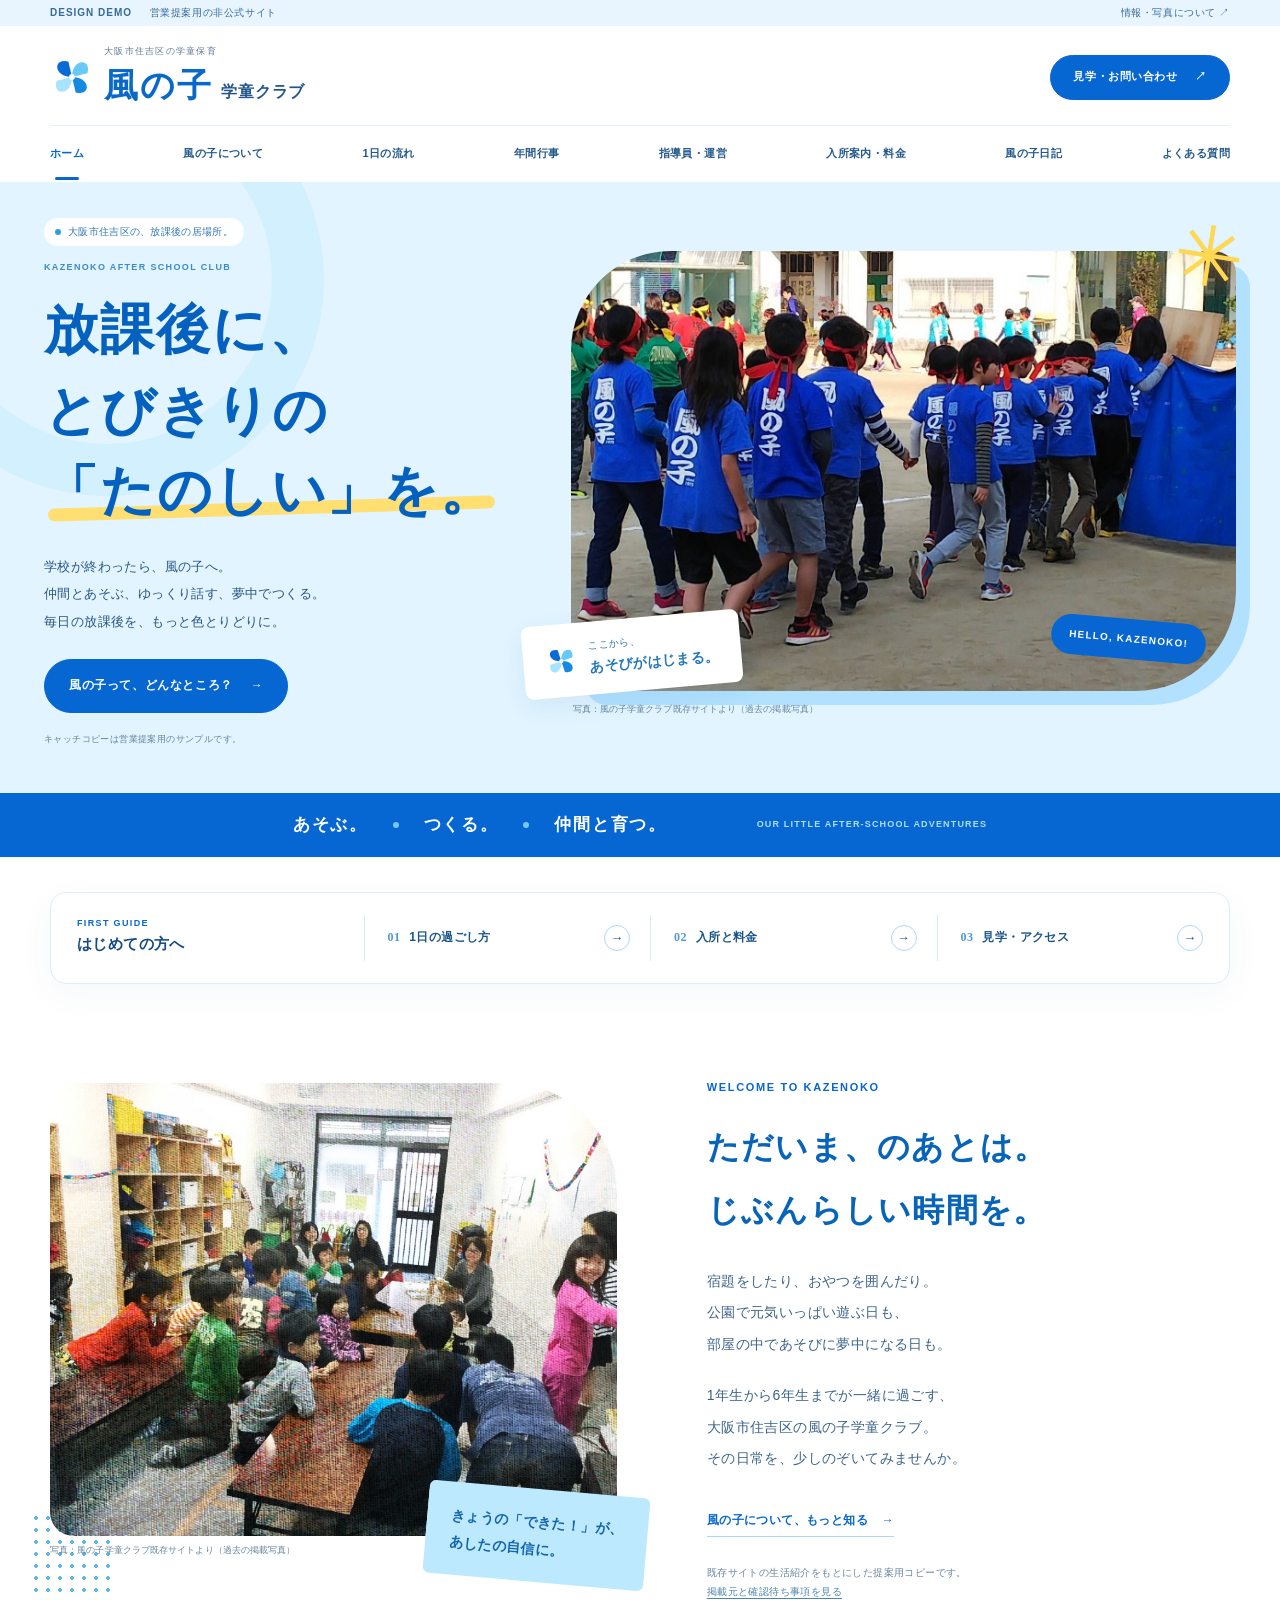
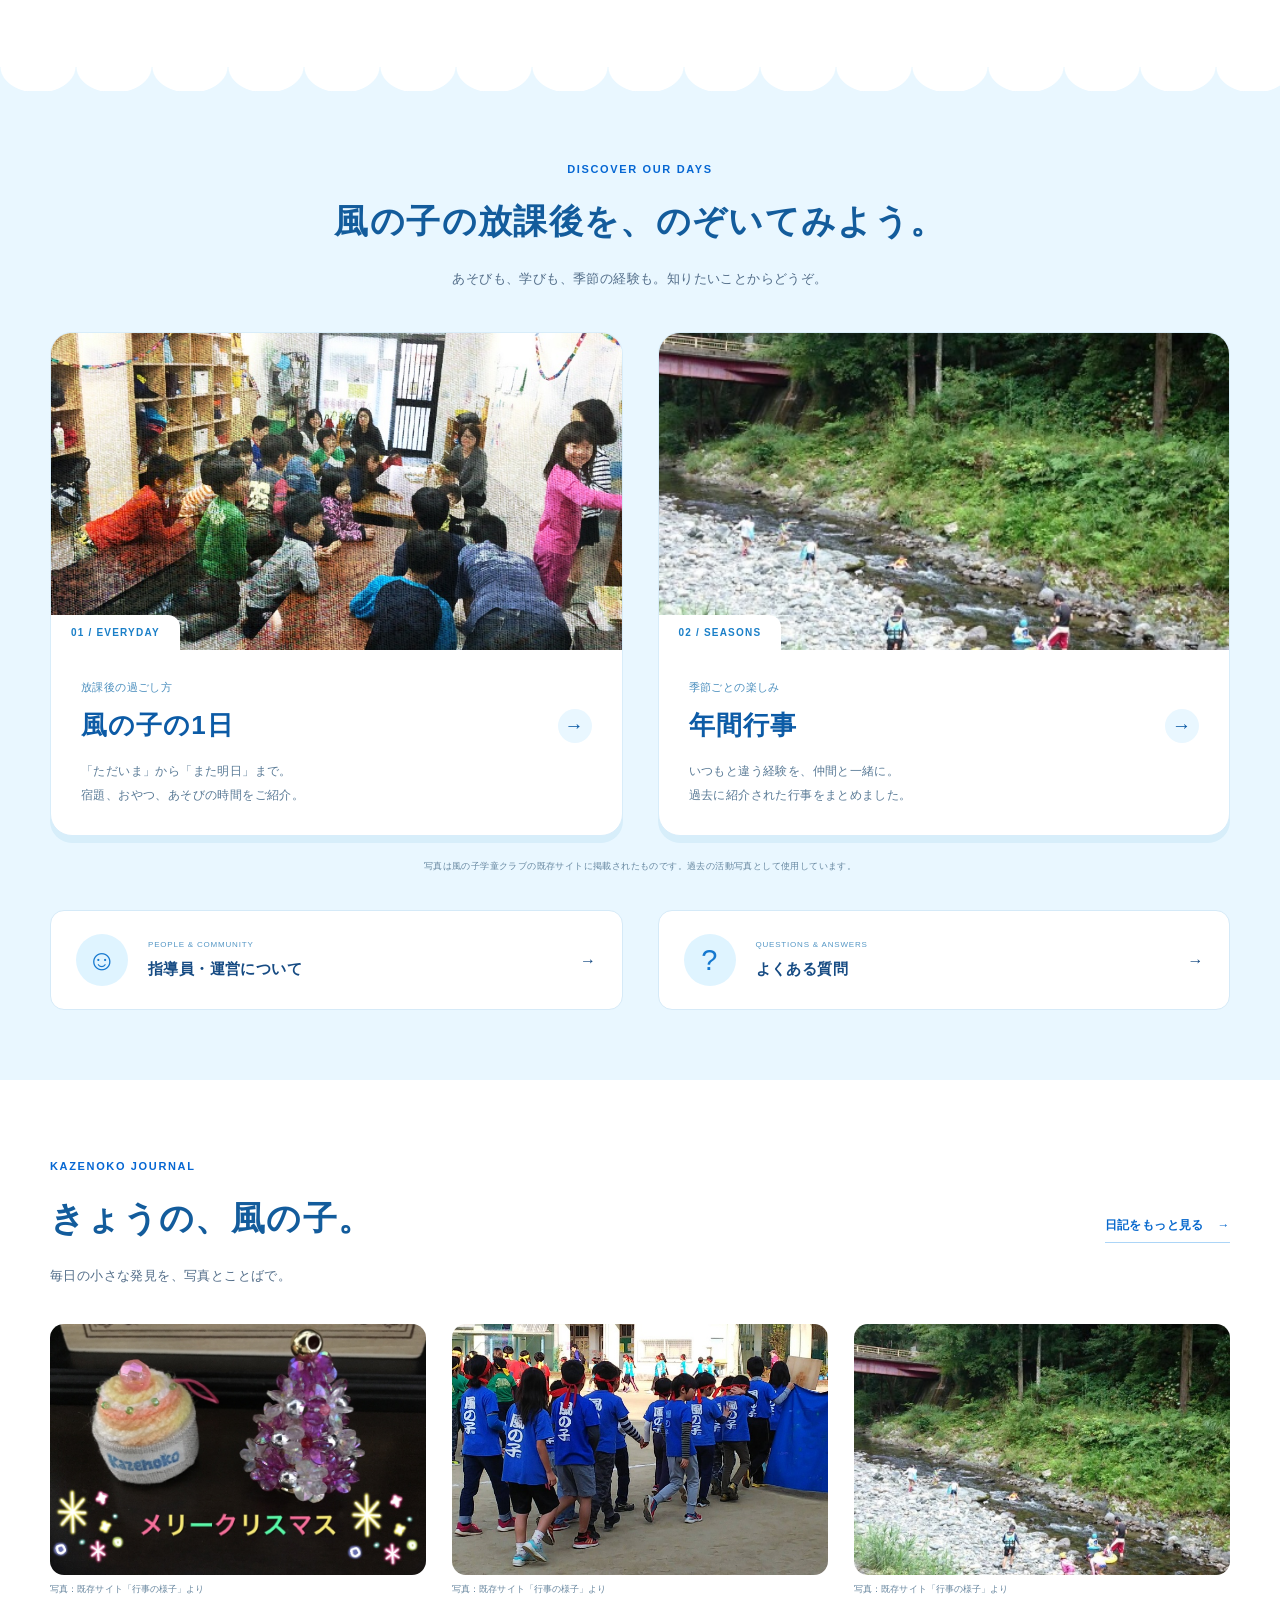
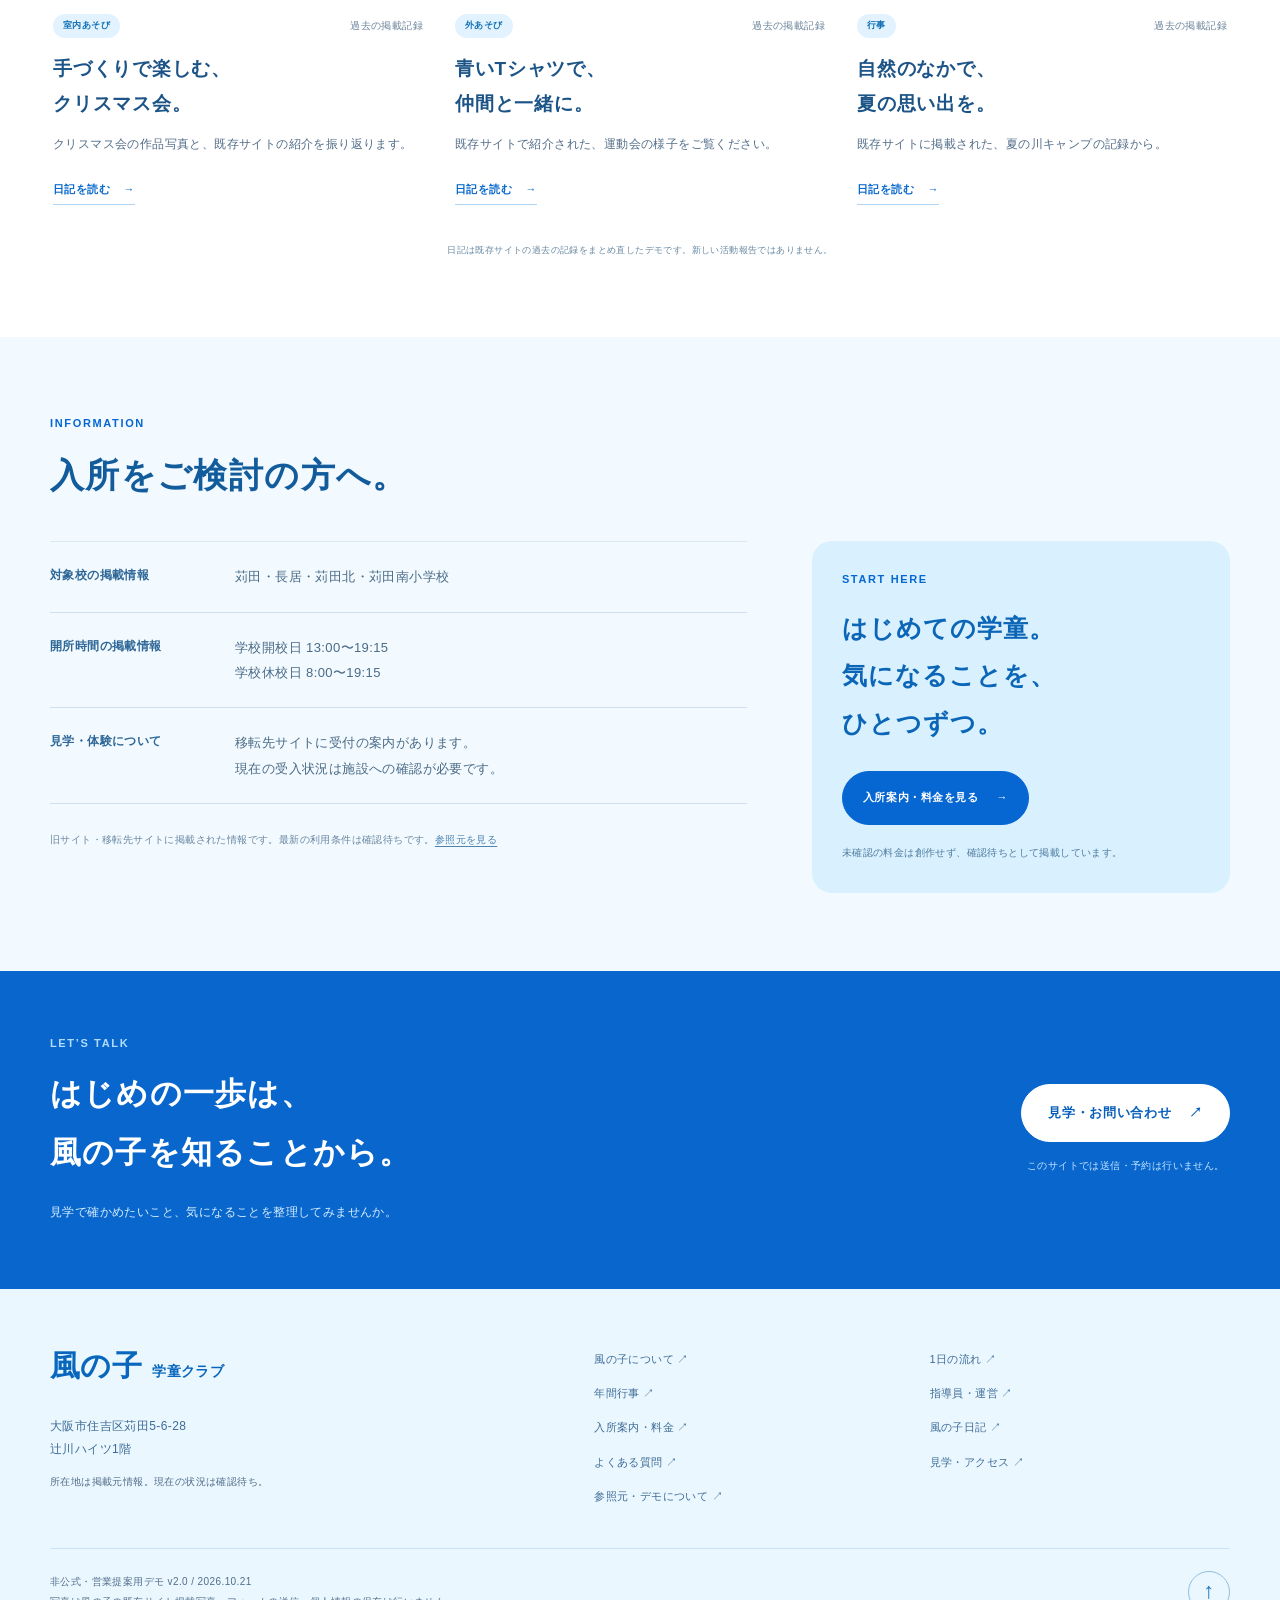
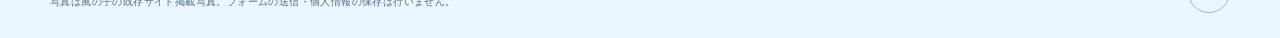
<file: index.html>
<!doctype html>
<html lang="ja"><head><meta charset="utf-8"><meta name="viewport" content="width=device-width,initial-scale=1"><meta name="robots" content="noindex,nofollow,noarchive"><meta name="description" content="風の子学童クラブの営業提案用・非公式デモ。施設情報は掲載元を参照し、未確認事項を明示しています。"><meta http-equiv="Content-Security-Policy" content="default-src 'self' data:; script-src 'self'; style-src 'self'; img-src 'self' data:; connect-src 'none'; form-action 'none'; base-uri 'none'; frame-src 'none'; object-src 'none'"><title>ホーム｜風の子学童クラブ・非公式デモ</title><link rel="icon" href="assets/wind.svg" type="image/svg+xml"><link rel="stylesheet" href="assets/base.css"><link rel="stylesheet" href="assets/style.css"><script src="assets/site.js" defer></script></head>
<body><a href="#main" class="skip-link">本文へ移動</a><div class="demo-bar"><div class="wrap"><span><b>DESIGN DEMO</b> 営業提案用の非公式サイト</span><a href="sources.html">情報・写真について ↗</a></div></div>
<header class="site-header"><div class="wrap header-top"><a href="index.html" class="brand" aria-label="風の子学童クラブ ホーム"><img src="assets/wind.svg" width="42" height="42" alt=""><span><small>大阪市住吉区の学童保育</small><strong>風の子<span>学童クラブ</span></strong></span></a><a href="contact.html" class="button header-contact">見学・お問い合わせ <span aria-hidden="true">↗</span></a><button class="menu-toggle" aria-controls="main-nav" aria-expanded="false" type="button">メニュー <span aria-hidden="true">☰</span></button></div><nav id="main-nav" class="main-nav wrap" aria-label="メインナビゲーション"><a href="index.html" aria-current="page">ホーム</a><a href="about.html">風の子について</a><a href="day.html">1日の流れ</a><a href="events.html">年間行事</a><a href="team.html">指導員・運営</a><a href="admission.html">入所案内・料金</a><a href="diary.html">風の子日記</a><a href="faq.html">よくある質問</a><a class="nav-contact" href="contact.html">見学・お問い合わせ</a></nav></header>
<main id="main"><section class="home-hero"><div class="hero wrap"><div class="hero-copy"><p class="location-label"><span></span> 大阪市住吉区の、放課後の居場所。</p><p class="eyebrow">KAZENOKO AFTER SCHOOL CLUB</p><h1>放課後に、<br>とびきりの<br><span class="paint">「たのしい」を。</span></h1><p class="hero-description">学校が終わったら、風の子へ。<br>仲間とあそぶ、ゆっくり話す、夢中でつくる。<br>毎日の放課後を、もっと色とりどりに。</p><div class="hero-actions"><a class="button" href="about.html">風の子って、どんなところ？ <span aria-hidden="true">→</span></a></div><p class="hero-caption">キャッチコピーは営業提案用のサンプルです。</p></div><div class="hero-visual"><figure class="photo hero-photo"><img src="assets/sports.jpg" alt="青い風の子Tシャツを着て運動会に参加する子どもたち（既存サイト掲載写真）" width="1536" height="1024" loading="eager"><figcaption>写真：風の子学童クラブ既存サイトより（過去の掲載写真）</figcaption></figure><span class="sun-doodle" aria-hidden="true">✳</span><div class="photo-sticker"><img src="assets/wind.svg" alt="" width="32" height="32"><span>ここから、<br><strong>あそびがはじまる。</strong></span></div><span class="photo-corner" aria-hidden="true">HELLO, KAZENOKO!</span></div></div><div class="hero-bottom"><span>あそぶ。</span><i></i><span>つくる。</span><i></i><span>仲間と育つ。</span><span class="hero-bottom-en">OUR LITTLE AFTER-SCHOOL ADVENTURES</span></div></section>
<div class="quick-strip wrap"><div class="quick-label"><span class="eyebrow">FIRST GUIDE</span><strong>はじめての方へ</strong></div><a href="day.html"><small>01</small><span>1日の過ごし方</span><b aria-hidden="true">→</b></a><a href="admission.html"><small>02</small><span>入所と料金</span><b aria-hidden="true">→</b></a><a href="contact.html"><small>03</small><span>見学・アクセス</span><b aria-hidden="true">→</b></a></div>
<section class="section home-about"><div class="wrap about-composition"><div class="about-photo-stack"><figure class="photo about-main"><img src="assets/top.jpg" alt="学童の室内で机を囲んで過ごす子どもたち（既存サイト掲載写真）" width="1536" height="1024" loading="lazy"><figcaption>写真：風の子学童クラブ既存サイトより（過去の掲載写真）</figcaption></figure><span class="blue-note">きょうの「できた！」が、<br>あしたの自信に。</span><span class="dot-decoration" aria-hidden="true"></span></div><div class="about-copy"><p class="eyebrow">WELCOME TO KAZENOKO</p><h2>ただいま、のあとは。<br>じぶんらしい時間を。</h2><p>宿題をしたり、おやつを囲んだり。<br>公園で元気いっぱい遊ぶ日も、<br>部屋の中であそびに夢中になる日も。</p><p>1年生から6年生までが一緒に過ごす、<br>大阪市住吉区の風の子学童クラブ。<br>その日常を、少しのぞいてみませんか。</p><a class="text-link" href="about.html">風の子について、もっと知る <span aria-hidden="true">→</span></a><p class="source">既存サイトの生活紹介をもとにした提案用コピーです。<br><a href="sources.html">掲載元と確認待ち事項を見る</a></p></div></div></section>
<section class="section blue-world"><div class="wrap"><div class="section-heading center"><p class="eyebrow">DISCOVER OUR DAYS</p><h2>風の子の放課後を、<br class="mobile-only">のぞいてみよう。</h2><p class="section-desc">あそびも、学びも、季節の経験も。知りたいことからどうぞ。</p></div><div class="discovery-grid"><a class="discovery-card" href="day.html"><div class="discovery-image"><img src="assets/top.jpg" alt="室内で机を囲んで過ごす子どもたちの写真" width="1536" height="1024" loading="lazy"><span>01 / EVERYDAY</span></div><div class="discovery-copy"><small>放課後の過ごし方</small><h3>風の子の1日 <b aria-hidden="true">→</b></h3><p>「ただいま」から「また明日」まで。<br>宿題、おやつ、あそびの時間をご紹介。</p></div></a><a class="discovery-card" href="events.html"><div class="discovery-image"><img src="assets/camp.jpg" alt="夏の川キャンプで自然のなかを過ごす子どもたち" width="1536" height="1024" loading="lazy"><span>02 / SEASONS</span></div><div class="discovery-copy"><small>季節ごとの楽しみ</small><h3>年間行事 <b aria-hidden="true">→</b></h3><p>いつもと違う経験を、仲間と一緒に。<br>過去に紹介された行事をまとめました。</p></div></a></div><p class="image-note">写真は風の子学童クラブの既存サイトに掲載されたものです。過去の活動写真として使用しています。</p><div class="mini-links"><a href="team.html"><span class="mini-icon" aria-hidden="true">☺</span><span><small>PEOPLE & COMMUNITY</small><strong>指導員・運営について</strong></span><b aria-hidden="true">→</b></a><a href="faq.html"><span class="mini-icon" aria-hidden="true">?</span><span><small>QUESTIONS & ANSWERS</small><strong>よくある質問</strong></span><b aria-hidden="true">→</b></a></div></div></section>
<section class="section home-journal"><div class="wrap"><div class="journal-heading"><div class="section-heading"><p class="eyebrow">KAZENOKO JOURNAL</p><h2>きょうの、風の子。</h2><p class="section-desc">毎日の小さな発見を、写真とことばで。</p></div><a class="text-link" href="diary.html">日記をもっと見る <span aria-hidden="true">→</span></a></div><div class="diary-grid"><article class="diary-card" data-category="室内あそび"><a href="diary-craft.html" class="diary-link"><figure class="photo "><img src="assets/christmas.jpg" alt="クリスマス会で紹介された手づくりの作品" width="850" height="637" loading="lazy"><figcaption>写真：既存サイト「行事の様子」より</figcaption></figure><div class="diary-copy"><div class="card-meta"><span class="pill">室内あそび</span><span>過去の掲載記録</span></div><h3>手づくりで楽しむ、<br>クリスマス会。</h3><p>クリスマス会の作品写真と、既存サイトの紹介を振り返ります。</p><span class="text-link">日記を読む <span aria-hidden="true">→</span></span></div></a></article><article class="diary-card" data-category="外あそび"><a href="diary-play.html" class="diary-link"><figure class="photo "><img src="assets/sports.jpg" alt="青い風の子Tシャツ姿で運動会に参加する子どもたち" width="850" height="637" loading="lazy"><figcaption>写真：既存サイト「行事の様子」より</figcaption></figure><div class="diary-copy"><div class="card-meta"><span class="pill">外あそび</span><span>過去の掲載記録</span></div><h3>青いTシャツで、<br>仲間と一緒に。</h3><p>既存サイトで紹介された、運動会の様子をご覧ください。</p><span class="text-link">日記を読む <span aria-hidden="true">→</span></span></div></a></article><article class="diary-card" data-category="行事"><a href="diary-camp.html" class="diary-link"><figure class="photo "><img src="assets/camp.jpg" alt="川と森の中で過ごす夏のキャンプ" width="850" height="637" loading="lazy"><figcaption>写真：既存サイト「行事の様子」より</figcaption></figure><div class="diary-copy"><div class="card-meta"><span class="pill">行事</span><span>過去の掲載記録</span></div><h3>自然のなかで、<br>夏の思い出を。</h3><p>既存サイトに掲載された、夏の川キャンプの記録から。</p><span class="text-link">日記を読む <span aria-hidden="true">→</span></span></div></a></article></div><p class="image-note">日記は既存サイトの過去の記録をまとめ直したデモです。新しい活動報告ではありません。</p></div></section>
<section class="section home-info"><div class="wrap"><div class="section-heading"><p class="eyebrow">INFORMATION</p><h2>入所をご検討の方へ。</h2></div><div class="info-layout"><div><dl class="facts"><div><dt>対象校の掲載情報</dt><dd>苅田・長居・苅田北・苅田南小学校</dd></div><div><dt>開所時間の掲載情報</dt><dd>学校開校日 13:00〜19:15<br>学校休校日 8:00〜19:15</dd></div><div><dt>見学・体験について</dt><dd>移転先サイトに受付の案内があります。<br>現在の受入状況は施設への確認が必要です。</dd></div></dl><p class="source">旧サイト・移転先サイトに掲載された情報です。最新の利用条件は確認待ちです。<a href="sources.html">参照元を見る</a></p></div><aside class="admission-box"><p class="eyebrow">START HERE</p><h3>はじめての学童。<br>気になることを、<br>ひとつずつ。</h3><a class="button" href="admission.html">入所案内・料金を見る <span aria-hidden="true">→</span></a><p>未確認の料金は創作せず、確認待ちとして掲載しています。</p></aside></div></div></section><section class="cta"><div class="wrap cta-inner"><div><p class="eyebrow">LET’S TALK</p><h2>はじめの一歩は、<br>風の子を知ることから。</h2><p>見学で確かめたいこと、気になることを整理してみませんか。</p></div><div><a class="button coral" href="contact.html">見学・お問い合わせ<span aria-hidden="true"> ↗</span></a><small>このサイトでは送信・予約は行いません。</small></div></div></section></main>
<footer class="site-footer"><div class="wrap"><div class="footer-top"><div><p class="footer-brand">風の子<span>学童クラブ</span></p><p>大阪市住吉区苅田5-6-28<br>辻川ハイツ1階</p><p class="muted">所在地は掲載元情報。現在の状況は確認待ち。</p></div><nav class="footer-nav" aria-label="フッターナビゲーション"><a class="" href="about.html">風の子について<span aria-hidden="true"> ↗</span></a><a class="" href="day.html">1日の流れ<span aria-hidden="true"> ↗</span></a><a class="" href="events.html">年間行事<span aria-hidden="true"> ↗</span></a><a class="" href="team.html">指導員・運営<span aria-hidden="true"> ↗</span></a><a class="" href="admission.html">入所案内・料金<span aria-hidden="true"> ↗</span></a><a class="" href="diary.html">風の子日記<span aria-hidden="true"> ↗</span></a><a class="" href="faq.html">よくある質問<span aria-hidden="true"> ↗</span></a><a class="" href="contact.html">見学・アクセス<span aria-hidden="true"> ↗</span></a><a class="" href="sources.html">参照元・デモについて<span aria-hidden="true"> ↗</span></a></nav></div><div class="footer-bottom"><p>非公式・営業提案用デモ v2.0 / 2026.10.21<br>写真は風の子の既存サイト掲載写真。フォームの送信・個人情報の保存は行いません。</p><a href="#top" class="back-top" aria-label="ページの先頭へ戻る">↑</a></div></div></footer><div id="top" class="top-anchor" aria-hidden="true"></div><noscript><p class="noscript">JavaScriptが無効です。ページ閲覧とFAQは利用できます。日記は全件表示、フォームの操作デモは無効です。</p></noscript></body></html>
</file>
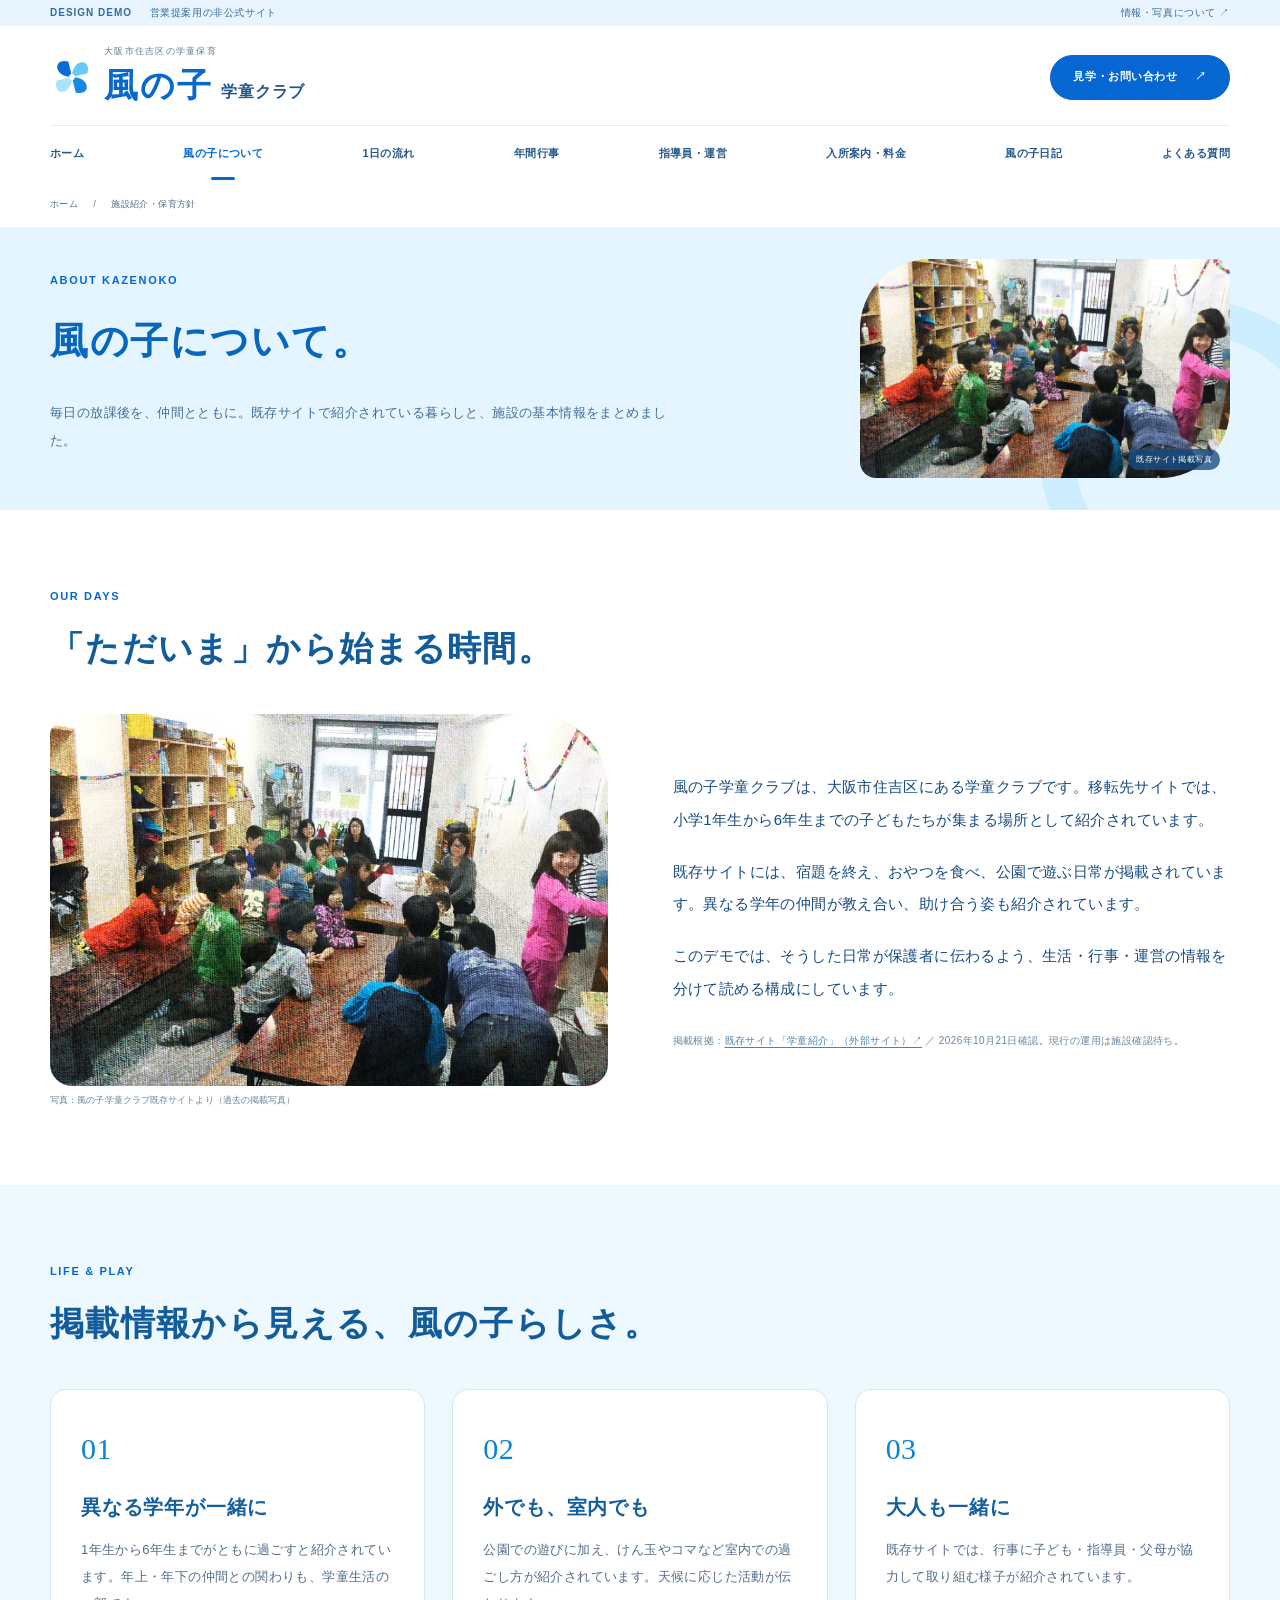
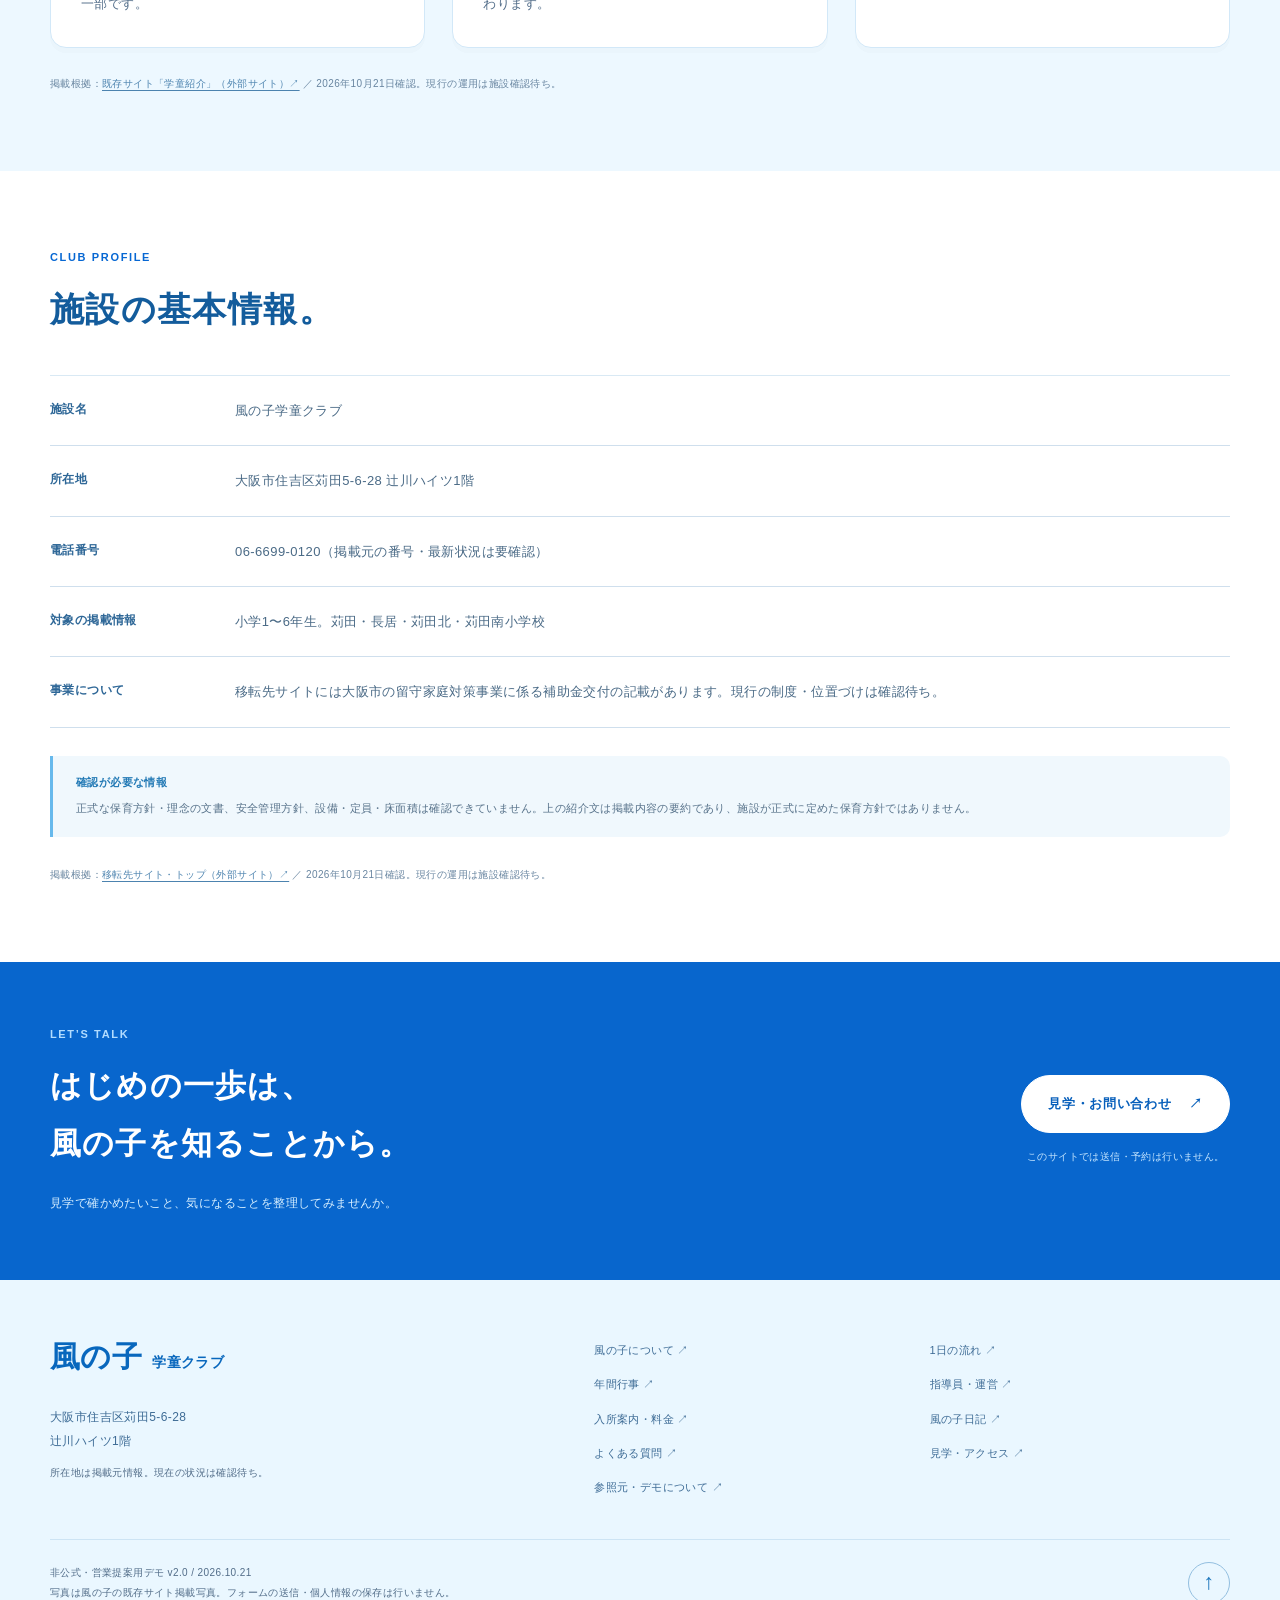
<file: about.html>
<!doctype html>
<html lang="ja"><head><meta charset="utf-8"><meta name="viewport" content="width=device-width,initial-scale=1"><meta name="robots" content="noindex,nofollow,noarchive"><meta name="description" content="風の子学童クラブの営業提案用・非公式デモ。施設情報は掲載元を参照し、未確認事項を明示しています。"><meta http-equiv="Content-Security-Policy" content="default-src 'self' data:; script-src 'self'; style-src 'self'; img-src 'self' data:; connect-src 'none'; form-action 'none'; base-uri 'none'; frame-src 'none'; object-src 'none'"><title>施設紹介・保育方針｜風の子学童クラブ・非公式デモ</title><link rel="icon" href="assets/wind.svg" type="image/svg+xml"><link rel="stylesheet" href="assets/base.css"><link rel="stylesheet" href="assets/style.css"><script src="assets/site.js" defer></script></head>
<body><a href="#main" class="skip-link">本文へ移動</a><div class="demo-bar"><div class="wrap"><span><b>DESIGN DEMO</b> 営業提案用の非公式サイト</span><a href="sources.html">情報・写真について ↗</a></div></div>
<header class="site-header"><div class="wrap header-top"><a href="index.html" class="brand" aria-label="風の子学童クラブ ホーム"><img src="assets/wind.svg" width="42" height="42" alt=""><span><small>大阪市住吉区の学童保育</small><strong>風の子<span>学童クラブ</span></strong></span></a><a href="contact.html" class="button header-contact">見学・お問い合わせ <span aria-hidden="true">↗</span></a><button class="menu-toggle" aria-controls="main-nav" aria-expanded="false" type="button">メニュー <span aria-hidden="true">☰</span></button></div><nav id="main-nav" class="main-nav wrap" aria-label="メインナビゲーション"><a href="index.html">ホーム</a><a href="about.html" aria-current="page">風の子について</a><a href="day.html">1日の流れ</a><a href="events.html">年間行事</a><a href="team.html">指導員・運営</a><a href="admission.html">入所案内・料金</a><a href="diary.html">風の子日記</a><a href="faq.html">よくある質問</a><a class="nav-contact" href="contact.html">見学・お問い合わせ</a></nav></header>
<nav class="breadcrumb wrap" aria-label="パンくず"><a href="index.html">ホーム</a><span aria-hidden="true">/</span><span>施設紹介・保育方針</span></nav><main id="main"><div class="page-intro wrap"><p class="eyebrow">ABOUT KAZENOKO</p><h1>風の子について。</h1><p class="lead">毎日の放課後を、仲間とともに。既存サイトで紹介されている暮らしと、施設の基本情報をまとめました。</p><div class="page-thumb"><img src="assets/top.jpg" alt="子どもたちの活動を表す既存サイト掲載写真" width="1536" height="1024"><span>既存サイト掲載写真</span></div></div><section class="section "><div class="wrap"><div class="section-heading"><p class="eyebrow">OUR DAYS</p><h2>「ただいま」から始まる時間。</h2></div><div class="split"><div><figure class="photo organic"><img src="assets/top.jpg" alt="既存サイトに掲載された学童の室内の様子（既存サイト掲載写真）" width="1536" height="1024" loading="lazy"><figcaption>写真：風の子学童クラブ既存サイトより（過去の掲載写真）</figcaption></figure></div><div class="prose"><p>風の子学童クラブは、大阪市住吉区にある学童クラブです。移転先サイトでは、小学1年生から6年生までの子どもたちが集まる場所として紹介されています。</p><p>既存サイトには、宿題を終え、おやつを食べ、公園で遊ぶ日常が掲載されています。異なる学年の仲間が教え合い、助け合う姿も紹介されています。</p><p>このデモでは、そうした日常が保護者に伝わるよう、生活・行事・運営の情報を分けて読める構成にしています。</p><p class="source">掲載根拠：<a href="https://kazenoko.crayonsite.net/p/2/" target="_blank" rel="noopener noreferrer">既存サイト「学童紹介」（外部サイト）↗</a> ／ 2026年10月21日確認。現行の運用は施設確認待ち。</p></div></div></div></section><section class="section soft"><div class="wrap"><div class="section-heading"><p class="eyebrow">LIFE & PLAY</p><h2>掲載情報から見える、風の子らしさ。</h2></div><div class="cards"><article class="info-card"><span class="card-number">01</span><h3>異なる学年が一緒に</h3><p>1年生から6年生までがともに過ごすと紹介されています。年上・年下の仲間との関わりも、学童生活の一部です。</p></article><article class="info-card"><span class="card-number">02</span><h3>外でも、室内でも</h3><p>公園での遊びに加え、けん玉やコマなど室内での過ごし方が紹介されています。天候に応じた活動が伝わります。</p></article><article class="info-card"><span class="card-number">03</span><h3>大人も一緒に</h3><p>既存サイトでは、行事に子ども・指導員・父母が協力して取り組む様子が紹介されています。</p></article></div><p class="source">掲載根拠：<a href="https://kazenoko.crayonsite.net/p/2/" target="_blank" rel="noopener noreferrer">既存サイト「学童紹介」（外部サイト）↗</a> ／ 2026年10月21日確認。現行の運用は施設確認待ち。</p></div></section><section class="section "><div class="wrap"><div class="section-heading"><p class="eyebrow">CLUB PROFILE</p><h2>施設の基本情報。</h2></div><dl class="facts"><div><dt>施設名</dt><dd>風の子学童クラブ</dd></div><div><dt>所在地</dt><dd>大阪市住吉区苅田5-6-28 辻川ハイツ1階</dd></div><div><dt>電話番号</dt><dd>06-6699-0120（掲載元の番号・最新状況は要確認）</dd></div><div><dt>対象の掲載情報</dt><dd>小学1〜6年生。苅田・長居・苅田北・苅田南小学校</dd></div><div><dt>事業について</dt><dd>移転先サイトには大阪市の留守家庭対策事業に係る補助金交付の記載があります。現行の制度・位置づけは確認待ち。</dd></div></dl><aside class="note"><strong>確認が必要な情報</strong><p>正式な保育方針・理念の文書、安全管理方針、設備・定員・床面積は確認できていません。上の紹介文は掲載内容の要約であり、施設が正式に定めた保育方針ではありません。</p></aside><p class="source">掲載根拠：<a href="https://kazenokosumiyoshi.amebaownd.com/" target="_blank" rel="noopener noreferrer">移転先サイト・トップ（外部サイト）↗</a> ／ 2026年10月21日確認。現行の運用は施設確認待ち。</p></div></section><section class="cta"><div class="wrap cta-inner"><div><p class="eyebrow">LET’S TALK</p><h2>はじめの一歩は、<br>風の子を知ることから。</h2><p>見学で確かめたいこと、気になることを整理してみませんか。</p></div><div><a class="button coral" href="contact.html">見学・お問い合わせ<span aria-hidden="true"> ↗</span></a><small>このサイトでは送信・予約は行いません。</small></div></div></section></main>
<footer class="site-footer"><div class="wrap"><div class="footer-top"><div><p class="footer-brand">風の子<span>学童クラブ</span></p><p>大阪市住吉区苅田5-6-28<br>辻川ハイツ1階</p><p class="muted">所在地は掲載元情報。現在の状況は確認待ち。</p></div><nav class="footer-nav" aria-label="フッターナビゲーション"><a class="" href="about.html">風の子について<span aria-hidden="true"> ↗</span></a><a class="" href="day.html">1日の流れ<span aria-hidden="true"> ↗</span></a><a class="" href="events.html">年間行事<span aria-hidden="true"> ↗</span></a><a class="" href="team.html">指導員・運営<span aria-hidden="true"> ↗</span></a><a class="" href="admission.html">入所案内・料金<span aria-hidden="true"> ↗</span></a><a class="" href="diary.html">風の子日記<span aria-hidden="true"> ↗</span></a><a class="" href="faq.html">よくある質問<span aria-hidden="true"> ↗</span></a><a class="" href="contact.html">見学・アクセス<span aria-hidden="true"> ↗</span></a><a class="" href="sources.html">参照元・デモについて<span aria-hidden="true"> ↗</span></a></nav></div><div class="footer-bottom"><p>非公式・営業提案用デモ v2.0 / 2026.10.21<br>写真は風の子の既存サイト掲載写真。フォームの送信・個人情報の保存は行いません。</p><a href="#top" class="back-top" aria-label="ページの先頭へ戻る">↑</a></div></div></footer><div id="top" class="top-anchor" aria-hidden="true"></div><noscript><p class="noscript">JavaScriptが無効です。ページ閲覧とFAQは利用できます。日記は全件表示、フォームの操作デモは無効です。</p></noscript></body></html>
</file>
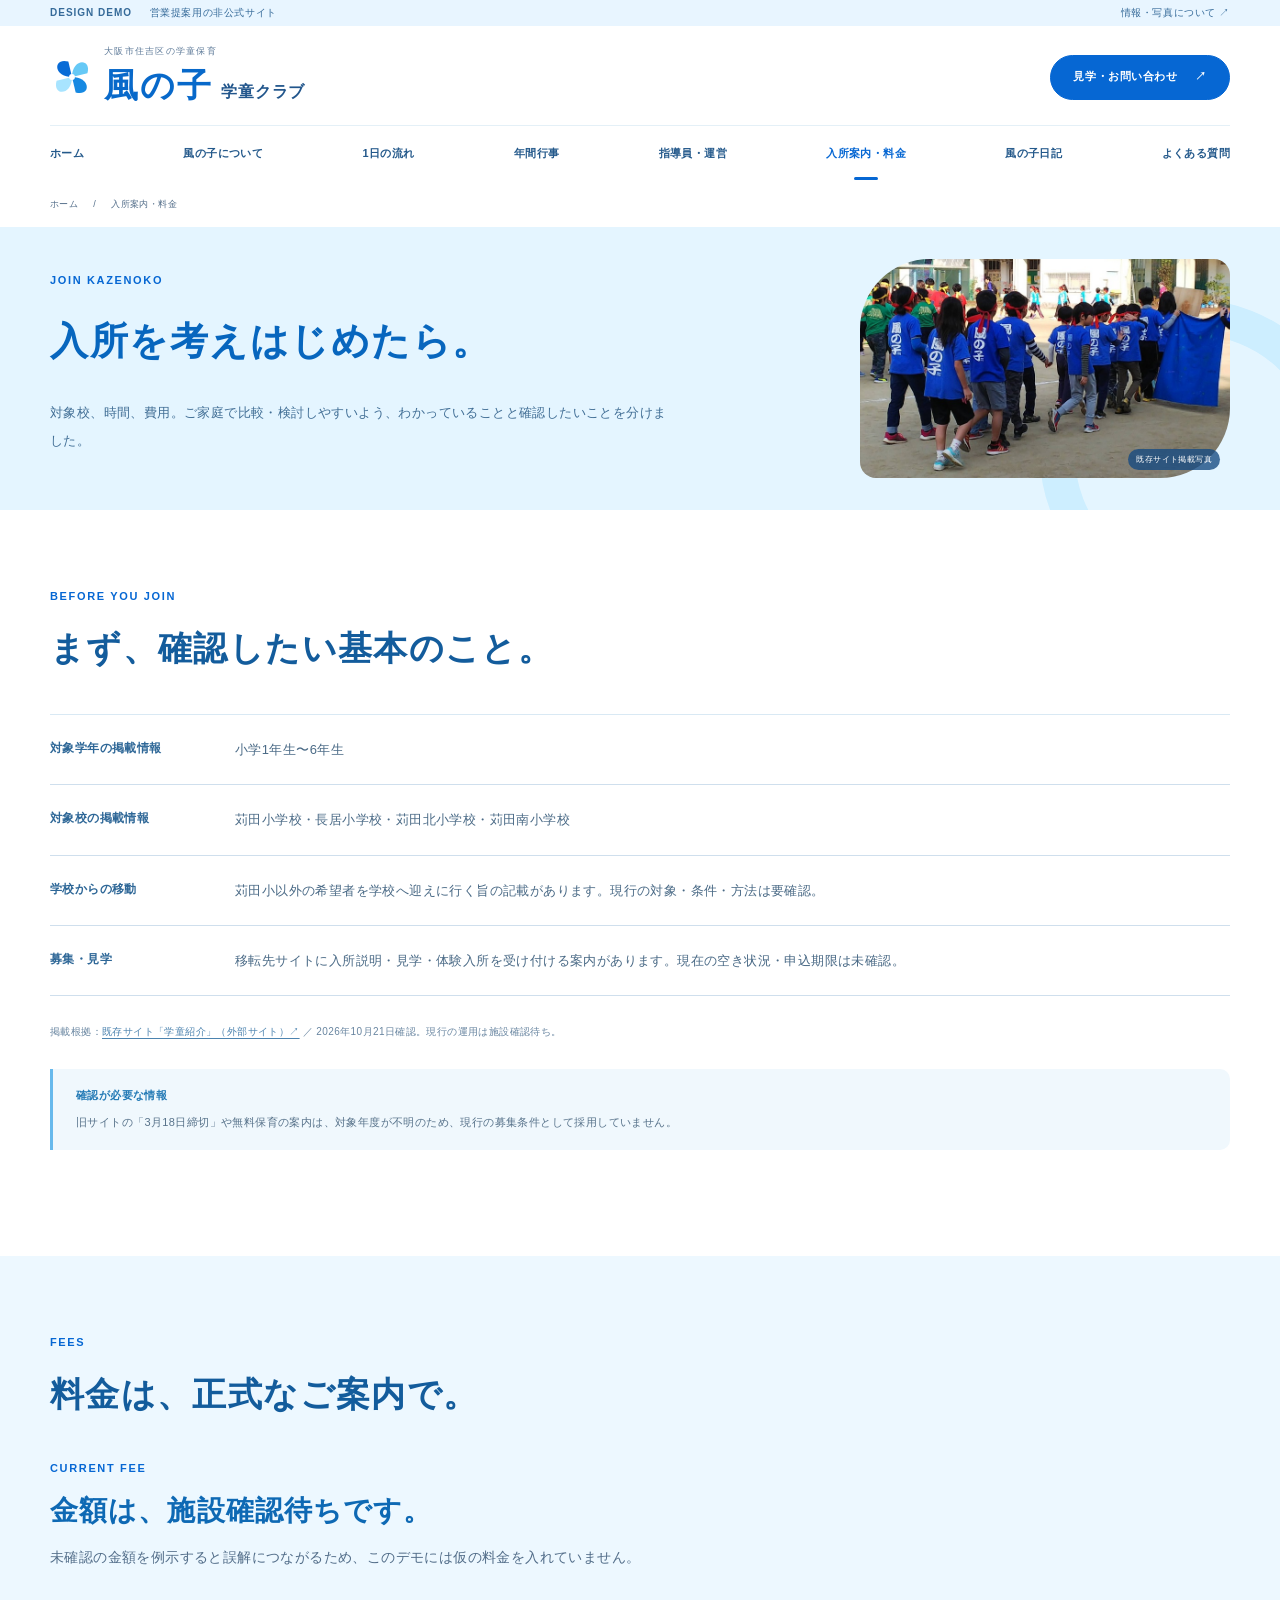
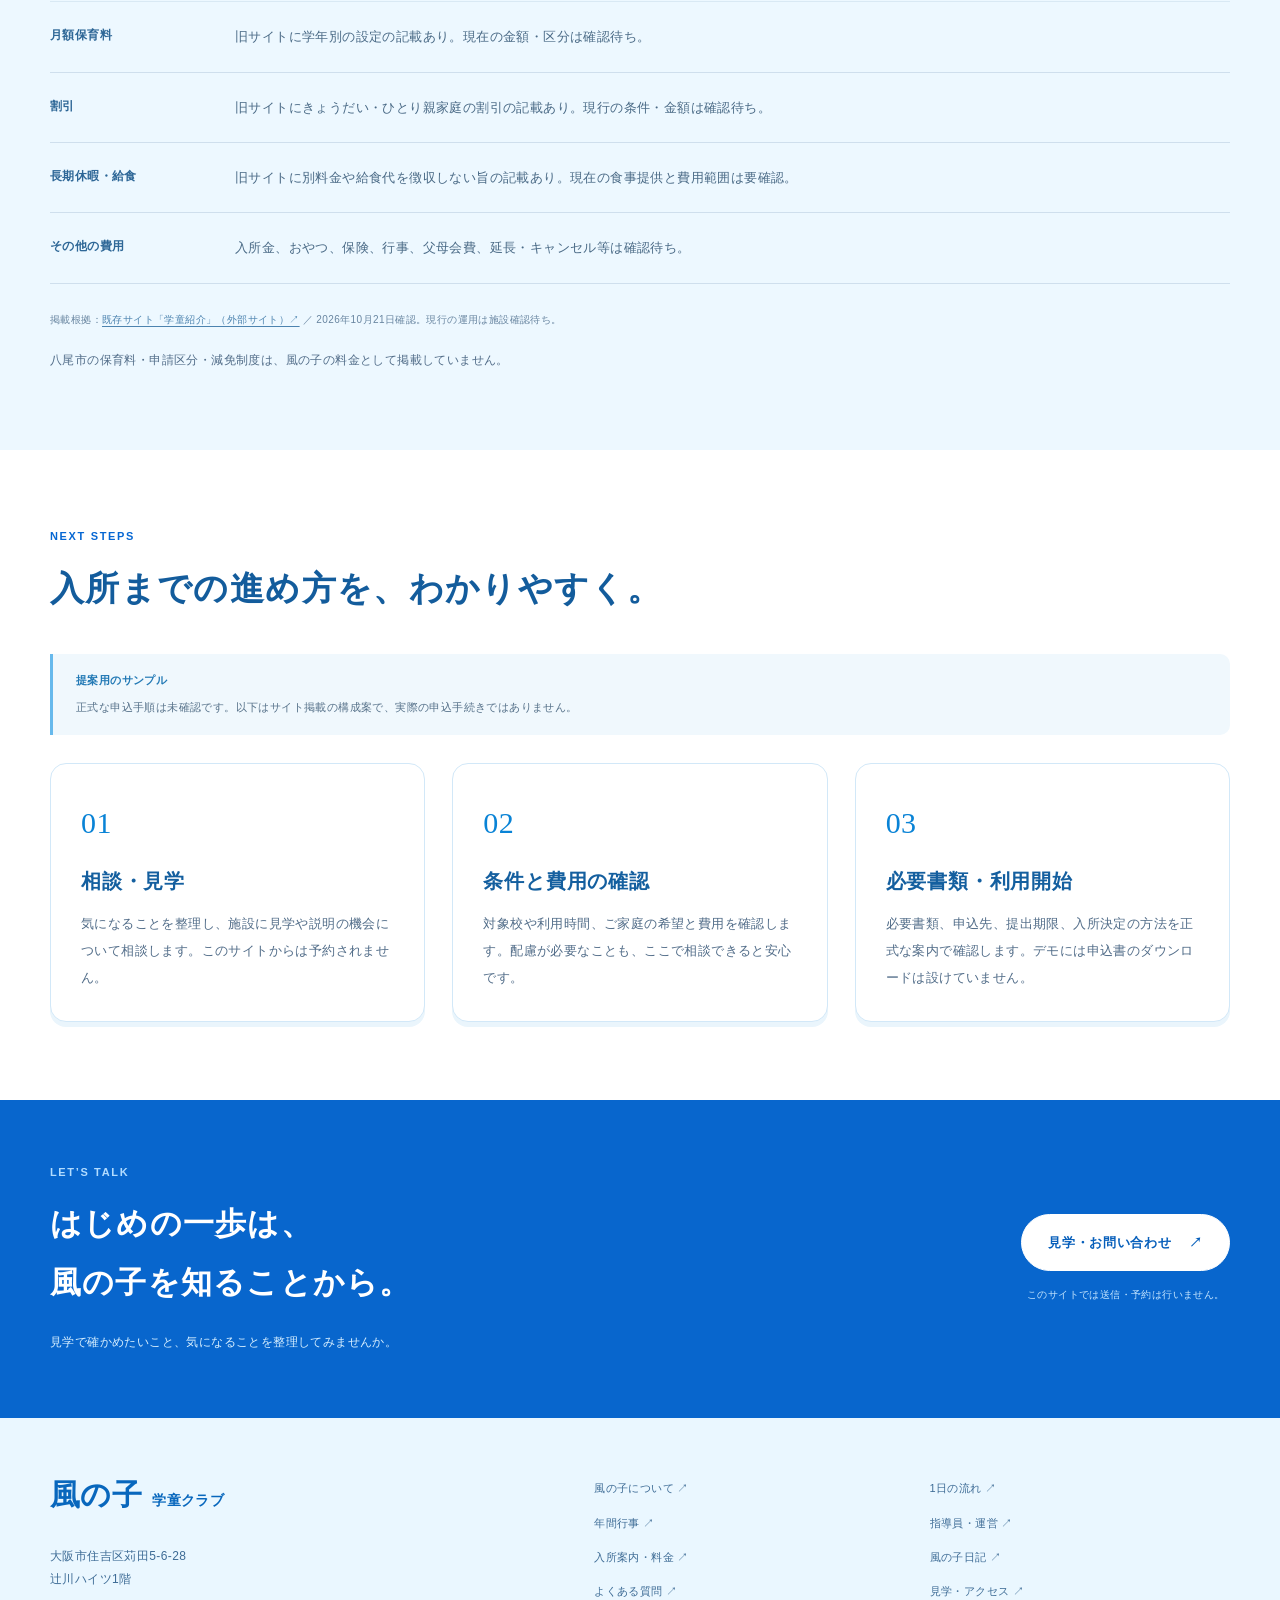
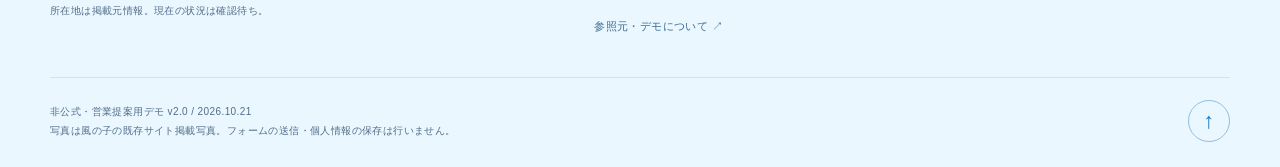
<file: admission.html>
<!doctype html>
<html lang="ja"><head><meta charset="utf-8"><meta name="viewport" content="width=device-width,initial-scale=1"><meta name="robots" content="noindex,nofollow,noarchive"><meta name="description" content="風の子学童クラブの営業提案用・非公式デモ。施設情報は掲載元を参照し、未確認事項を明示しています。"><meta http-equiv="Content-Security-Policy" content="default-src 'self' data:; script-src 'self'; style-src 'self'; img-src 'self' data:; connect-src 'none'; form-action 'none'; base-uri 'none'; frame-src 'none'; object-src 'none'"><title>入所案内・料金｜風の子学童クラブ・非公式デモ</title><link rel="icon" href="assets/wind.svg" type="image/svg+xml"><link rel="stylesheet" href="assets/base.css"><link rel="stylesheet" href="assets/style.css"><script src="assets/site.js" defer></script></head>
<body><a href="#main" class="skip-link">本文へ移動</a><div class="demo-bar"><div class="wrap"><span><b>DESIGN DEMO</b> 営業提案用の非公式サイト</span><a href="sources.html">情報・写真について ↗</a></div></div>
<header class="site-header"><div class="wrap header-top"><a href="index.html" class="brand" aria-label="風の子学童クラブ ホーム"><img src="assets/wind.svg" width="42" height="42" alt=""><span><small>大阪市住吉区の学童保育</small><strong>風の子<span>学童クラブ</span></strong></span></a><a href="contact.html" class="button header-contact">見学・お問い合わせ <span aria-hidden="true">↗</span></a><button class="menu-toggle" aria-controls="main-nav" aria-expanded="false" type="button">メニュー <span aria-hidden="true">☰</span></button></div><nav id="main-nav" class="main-nav wrap" aria-label="メインナビゲーション"><a href="index.html">ホーム</a><a href="about.html">風の子について</a><a href="day.html">1日の流れ</a><a href="events.html">年間行事</a><a href="team.html">指導員・運営</a><a href="admission.html" aria-current="page">入所案内・料金</a><a href="diary.html">風の子日記</a><a href="faq.html">よくある質問</a><a class="nav-contact" href="contact.html">見学・お問い合わせ</a></nav></header>
<nav class="breadcrumb wrap" aria-label="パンくず"><a href="index.html">ホーム</a><span aria-hidden="true">/</span><span>入所案内・料金</span></nav><main id="main"><div class="page-intro wrap"><p class="eyebrow">JOIN KAZENOKO</p><h1>入所を考えはじめたら。</h1><p class="lead">対象校、時間、費用。ご家庭で比較・検討しやすいよう、わかっていることと確認したいことを分けました。</p><div class="page-thumb"><img src="assets/sports.jpg" alt="子どもたちの活動を表す既存サイト掲載写真" width="1536" height="1024"><span>既存サイト掲載写真</span></div></div><section class="section "><div class="wrap"><div class="section-heading"><p class="eyebrow">BEFORE YOU JOIN</p><h2>まず、確認したい基本のこと。</h2></div><dl class="facts"><div><dt>対象学年の掲載情報</dt><dd>小学1年生〜6年生</dd></div><div><dt>対象校の掲載情報</dt><dd>苅田小学校・長居小学校・苅田北小学校・苅田南小学校</dd></div><div><dt>学校からの移動</dt><dd>苅田小以外の希望者を学校へ迎えに行く旨の記載があります。現行の対象・条件・方法は要確認。</dd></div><div><dt>募集・見学</dt><dd>移転先サイトに入所説明・見学・体験入所を受け付ける案内があります。現在の空き状況・申込期限は未確認。</dd></div></dl><p class="source">掲載根拠：<a href="https://kazenoko.crayonsite.net/p/2/" target="_blank" rel="noopener noreferrer">既存サイト「学童紹介」（外部サイト）↗</a> ／ 2026年10月21日確認。現行の運用は施設確認待ち。</p><aside class="note"><strong>確認が必要な情報</strong><p>旧サイトの「3月18日締切」や無料保育の案内は、対象年度が不明のため、現行の募集条件として採用していません。</p></aside></div></section><section class="section soft"><div class="wrap"><div class="section-heading"><p class="eyebrow">FEES</p><h2>料金は、正式なご案内で。</h2></div><div class="fee-intro"><p class="eyebrow">CURRENT FEE</p><h3>金額は、施設確認待ちです。</h3><p>未確認の金額を例示すると誤解につながるため、このデモには仮の料金を入れていません。</p></div><dl class="facts"><div><dt>月額保育料</dt><dd>旧サイトに学年別の設定の記載あり。現在の金額・区分は確認待ち。</dd></div><div><dt>割引</dt><dd>旧サイトにきょうだい・ひとり親家庭の割引の記載あり。現行の条件・金額は確認待ち。</dd></div><div><dt>長期休暇・給食</dt><dd>旧サイトに別料金や給食代を徴収しない旨の記載あり。現在の食事提供と費用範囲は要確認。</dd></div><div><dt>その他の費用</dt><dd>入所金、おやつ、保険、行事、父母会費、延長・キャンセル等は確認待ち。</dd></div></dl><p class="source">掲載根拠：<a href="https://kazenoko.crayonsite.net/p/2/" target="_blank" rel="noopener noreferrer">既存サイト「学童紹介」（外部サイト）↗</a> ／ 2026年10月21日確認。現行の運用は施設確認待ち。</p><p class="muted">八尾市の保育料・申請区分・減免制度は、風の子の料金として掲載していません。</p></div></section><section class="section "><div class="wrap"><div class="section-heading"><p class="eyebrow">NEXT STEPS</p><h2>入所までの進め方を、わかりやすく。</h2></div><aside class="note"><strong>提案用のサンプル</strong><p>正式な申込手順は未確認です。以下はサイト掲載の構成案で、実際の申込手続きではありません。</p></aside><div class="cards"><article class="info-card"><span class="card-number">01</span><h3>相談・見学</h3><p>気になることを整理し、施設に見学や説明の機会について相談します。このサイトからは予約されません。</p></article><article class="info-card"><span class="card-number">02</span><h3>条件と費用の確認</h3><p>対象校や利用時間、ご家庭の希望と費用を確認します。配慮が必要なことも、ここで相談できると安心です。</p></article><article class="info-card"><span class="card-number">03</span><h3>必要書類・利用開始</h3><p>必要書類、申込先、提出期限、入所決定の方法を正式な案内で確認します。デモには申込書のダウンロードは設けていません。</p></article></div></div></section><section class="cta"><div class="wrap cta-inner"><div><p class="eyebrow">LET’S TALK</p><h2>はじめの一歩は、<br>風の子を知ることから。</h2><p>見学で確かめたいこと、気になることを整理してみませんか。</p></div><div><a class="button coral" href="contact.html">見学・お問い合わせ<span aria-hidden="true"> ↗</span></a><small>このサイトでは送信・予約は行いません。</small></div></div></section></main>
<footer class="site-footer"><div class="wrap"><div class="footer-top"><div><p class="footer-brand">風の子<span>学童クラブ</span></p><p>大阪市住吉区苅田5-6-28<br>辻川ハイツ1階</p><p class="muted">所在地は掲載元情報。現在の状況は確認待ち。</p></div><nav class="footer-nav" aria-label="フッターナビゲーション"><a class="" href="about.html">風の子について<span aria-hidden="true"> ↗</span></a><a class="" href="day.html">1日の流れ<span aria-hidden="true"> ↗</span></a><a class="" href="events.html">年間行事<span aria-hidden="true"> ↗</span></a><a class="" href="team.html">指導員・運営<span aria-hidden="true"> ↗</span></a><a class="" href="admission.html">入所案内・料金<span aria-hidden="true"> ↗</span></a><a class="" href="diary.html">風の子日記<span aria-hidden="true"> ↗</span></a><a class="" href="faq.html">よくある質問<span aria-hidden="true"> ↗</span></a><a class="" href="contact.html">見学・アクセス<span aria-hidden="true"> ↗</span></a><a class="" href="sources.html">参照元・デモについて<span aria-hidden="true"> ↗</span></a></nav></div><div class="footer-bottom"><p>非公式・営業提案用デモ v2.0 / 2026.10.21<br>写真は風の子の既存サイト掲載写真。フォームの送信・個人情報の保存は行いません。</p><a href="#top" class="back-top" aria-label="ページの先頭へ戻る">↑</a></div></div></footer><div id="top" class="top-anchor" aria-hidden="true"></div><noscript><p class="noscript">JavaScriptが無効です。ページ閲覧とFAQは利用できます。日記は全件表示、フォームの操作デモは無効です。</p></noscript></body></html>
</file>
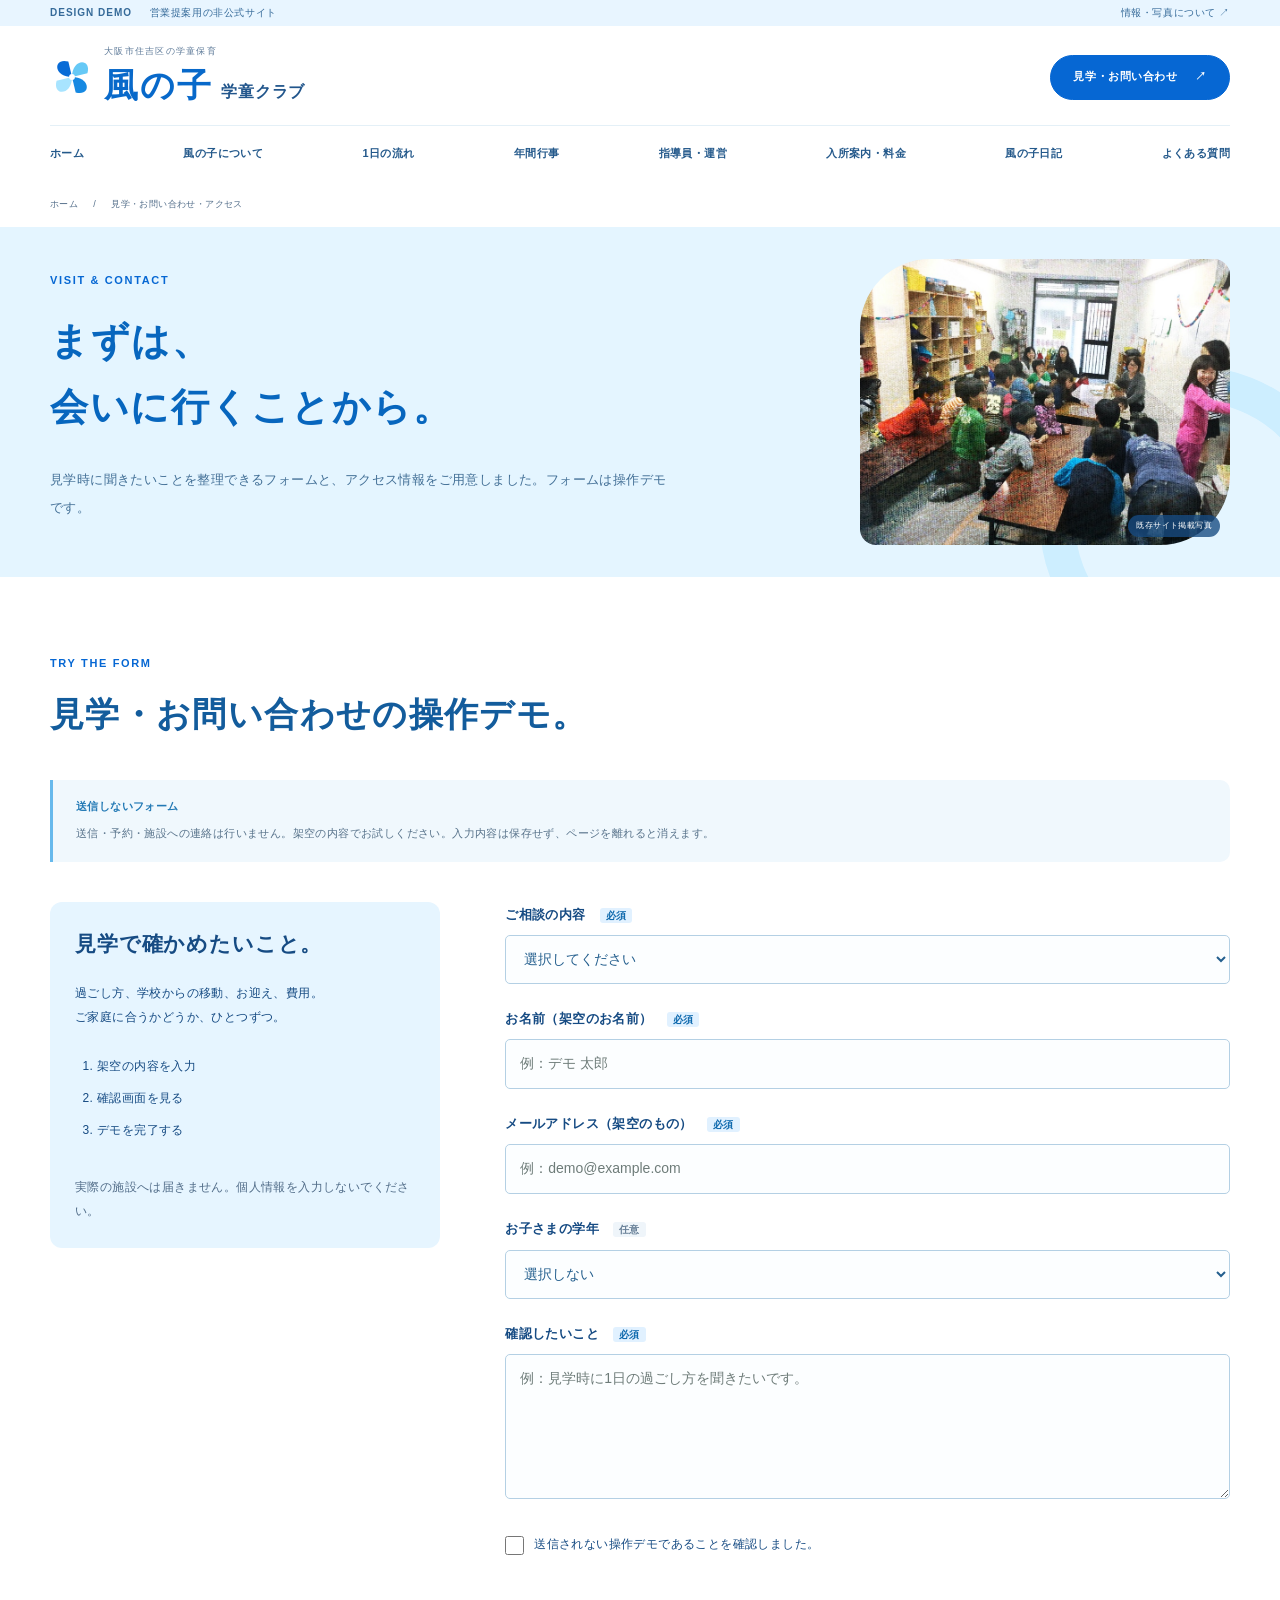
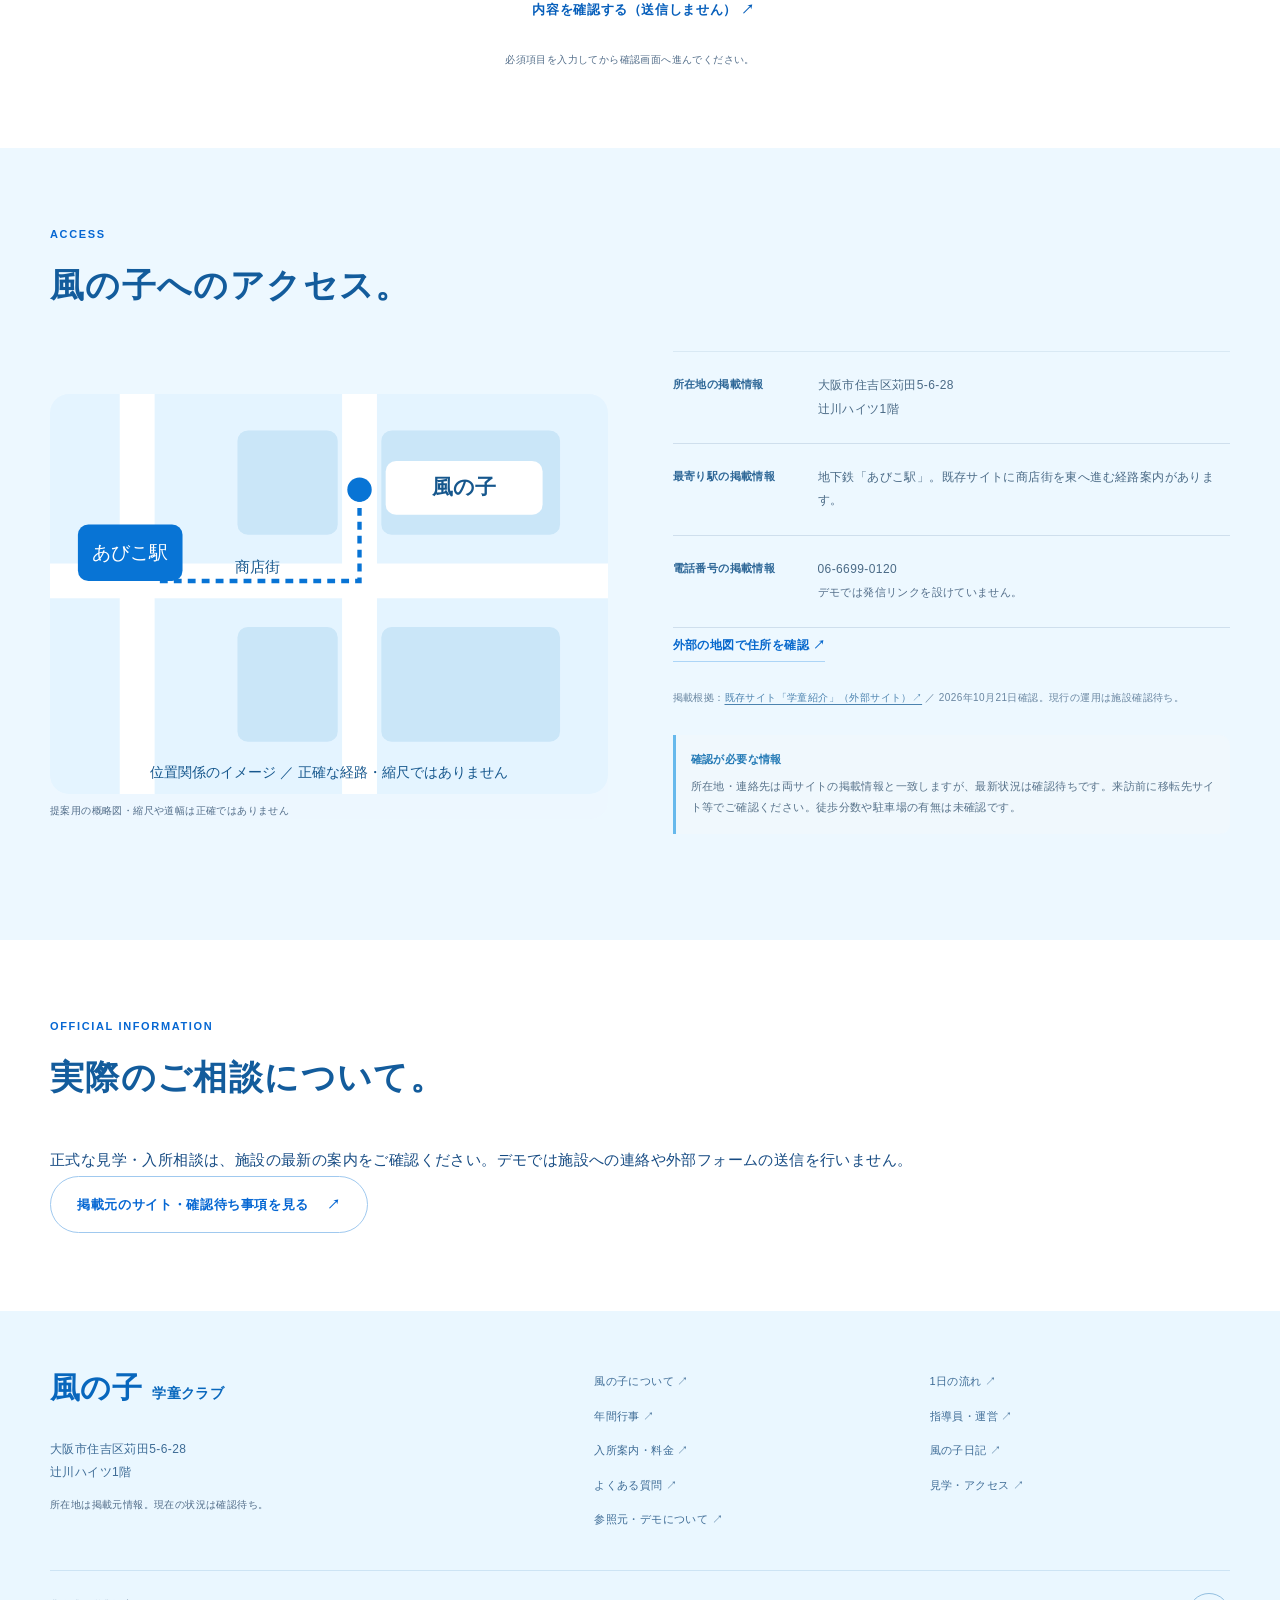
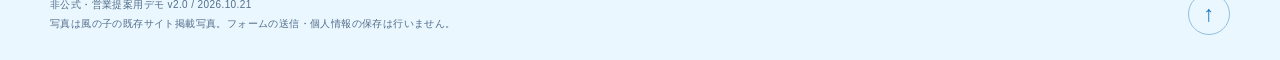
<file: contact.html>
<!doctype html>
<html lang="ja"><head><meta charset="utf-8"><meta name="viewport" content="width=device-width,initial-scale=1"><meta name="robots" content="noindex,nofollow,noarchive"><meta name="description" content="風の子学童クラブの営業提案用・非公式デモ。施設情報は掲載元を参照し、未確認事項を明示しています。"><meta http-equiv="Content-Security-Policy" content="default-src 'self' data:; script-src 'self'; style-src 'self'; img-src 'self' data:; connect-src 'none'; form-action 'none'; base-uri 'none'; frame-src 'none'; object-src 'none'"><title>見学・お問い合わせ・アクセス｜風の子学童クラブ・非公式デモ</title><link rel="icon" href="assets/wind.svg" type="image/svg+xml"><link rel="stylesheet" href="assets/base.css"><link rel="stylesheet" href="assets/style.css"><script src="assets/site.js" defer></script></head>
<body><a href="#main" class="skip-link">本文へ移動</a><div class="demo-bar"><div class="wrap"><span><b>DESIGN DEMO</b> 営業提案用の非公式サイト</span><a href="sources.html">情報・写真について ↗</a></div></div>
<header class="site-header"><div class="wrap header-top"><a href="index.html" class="brand" aria-label="風の子学童クラブ ホーム"><img src="assets/wind.svg" width="42" height="42" alt=""><span><small>大阪市住吉区の学童保育</small><strong>風の子<span>学童クラブ</span></strong></span></a><a href="contact.html" class="button header-contact">見学・お問い合わせ <span aria-hidden="true">↗</span></a><button class="menu-toggle" aria-controls="main-nav" aria-expanded="false" type="button">メニュー <span aria-hidden="true">☰</span></button></div><nav id="main-nav" class="main-nav wrap" aria-label="メインナビゲーション"><a href="index.html">ホーム</a><a href="about.html">風の子について</a><a href="day.html">1日の流れ</a><a href="events.html">年間行事</a><a href="team.html">指導員・運営</a><a href="admission.html">入所案内・料金</a><a href="diary.html">風の子日記</a><a href="faq.html">よくある質問</a><a class="nav-contact" href="contact.html">見学・お問い合わせ</a></nav></header>
<nav class="breadcrumb wrap" aria-label="パンくず"><a href="index.html">ホーム</a><span aria-hidden="true">/</span><span>見学・お問い合わせ・アクセス</span></nav><main id="main"><div class="page-intro wrap"><p class="eyebrow">VISIT & CONTACT</p><h1>まずは、<br>会いに行くことから。</h1><p class="lead">見学時に聞きたいことを整理できるフォームと、アクセス情報をご用意しました。フォームは操作デモです。</p><div class="page-thumb"><img src="assets/top.jpg" alt="子どもたちの活動を表す既存サイト掲載写真" width="1536" height="1024"><span>既存サイト掲載写真</span></div></div><section class="section "><div class="wrap"><div class="section-heading"><p class="eyebrow">TRY THE FORM</p><h2>見学・お問い合わせの操作デモ。</h2></div><aside class="note"><strong>送信しないフォーム</strong><p>送信・予約・施設への連絡は行いません。架空の内容でお試しください。入力内容は保存せず、ページを離れると消えます。</p></aside><div class="form-layout"><aside class="form-aside"><h3>見学で確かめたいこと。</h3><p>過ごし方、学校からの移動、お迎え、費用。<br>ご家庭に合うかどうか、ひとつずつ。</p><ol><li>架空の内容を入力</li><li>確認画面を見る</li><li>デモを完了する</li></ol><p class="muted">実際の施設へは届きません。個人情報を入力しないでください。</p></aside><div><form id="demo-form" autocomplete="off"><label for="kind">ご相談の内容 <span class="required">必須</span></label><select id="kind" required><option value="">選択してください</option><option>見学について（デモ）</option><option>入所・料金について（デモ）</option><option>その他（デモ）</option></select><label for="visitor">お名前（架空のお名前） <span class="required">必須</span></label><input id="visitor" type="text" placeholder="例：デモ 太郎" maxlength="60" required><label for="email">メールアドレス（架空のもの） <span class="required">必須</span></label><input id="email" type="email" placeholder="例：demo@example.com" maxlength="120" required><label for="grade">お子さまの学年 <span class="optional">任意</span></label><select id="grade"><option>選択しない</option><option>新1年生</option><option>1年生</option><option>2年生</option><option>3年生</option><option>4年生</option><option>5年生</option><option>6年生</option></select><label for="message">確認したいこと <span class="required">必須</span></label><textarea id="message" rows="5" maxlength="1200" placeholder="例：見学時に1日の過ごし方を聞きたいです。" required></textarea><label class="checkbox"><input id="understand" type="checkbox" required><span>送信されない操作デモであることを確認しました。</span></label><button id="preview-button" class="button coral" type="button" disabled>内容を確認する（送信しません） ↗</button><p class="muted">必須項目を入力してから確認画面へ進んでください。</p></form><section id="form-preview" class="form-result" hidden tabindex="-1" aria-labelledby="preview-title"><p class="eyebrow">PREVIEW ONLY</p><h3 id="preview-title">入力内容の確認</h3><p>以下は画面上の確認のみです。送信されません。</p><dl id="preview-values" class="facts"></dl><div class="form-buttons"><button type="button" id="edit-button" class="button outline">入力に戻る</button><button type="button" id="finish-button" class="button coral">デモを完了する</button></div></section><section id="form-complete" class="form-result" hidden tabindex="-1" aria-labelledby="complete-title"><p class="eyebrow">DEMO COMPLETED</p><h3 id="complete-title">操作デモが完了しました。</h3><p>送信・予約・施設への連絡は行われていません。入力内容は消去しました。</p><button type="button" id="restart-button" class="button outline">もう一度試す</button></section></div></div></div></section><section class="section soft"><div class="wrap"><div class="section-heading"><p class="eyebrow">ACCESS</p><h2>風の子へのアクセス。</h2></div><div class="split"><div class="access-art"><img src="assets/access.svg" alt="あびこ駅から風の子までの位置関係を示す概略図。正確な縮尺・経路ではありません。" width="640" height="460" loading="lazy"><p>提案用の概略図・縮尺や道幅は正確ではありません</p></div><div><dl class="facts"><div><dt>所在地の掲載情報</dt><dd>大阪市住吉区苅田5-6-28<br>辻川ハイツ1階</dd></div><div><dt>最寄り駅の掲載情報</dt><dd>地下鉄「あびこ駅」。既存サイトに商店街を東へ進む経路案内があります。</dd></div><div><dt>電話番号の掲載情報</dt><dd>06-6699-0120<br><small>デモでは発信リンクを設けていません。</small></dd></div></dl><p><a class="text-link" href="https://www.google.com/maps/search/?api=1&amp;query=大阪市住吉区苅田5-6-28" target="_blank" rel="noopener noreferrer">外部の地図で住所を確認 ↗</a></p><p class="source">掲載根拠：<a href="https://kazenoko.crayonsite.net/p/2/" target="_blank" rel="noopener noreferrer">既存サイト「学童紹介」（外部サイト）↗</a> ／ 2026年10月21日確認。現行の運用は施設確認待ち。</p><aside class="note"><strong>確認が必要な情報</strong><p>所在地・連絡先は両サイトの掲載情報と一致しますが、最新状況は確認待ちです。来訪前に移転先サイト等でご確認ください。徒歩分数や駐車場の有無は未確認です。</p></aside></div></div></div></section><section class="section "><div class="wrap"><div class="section-heading"><p class="eyebrow">OFFICIAL INFORMATION</p><h2>実際のご相談について。</h2></div><div class="prose"><p>正式な見学・入所相談は、施設の最新の案内をご確認ください。デモでは施設への連絡や外部フォームの送信を行いません。</p><a class="button outline" href="sources.html">掲載元のサイト・確認待ち事項を見る<span aria-hidden="true"> ↗</span></a></div></div></section></main>
<footer class="site-footer"><div class="wrap"><div class="footer-top"><div><p class="footer-brand">風の子<span>学童クラブ</span></p><p>大阪市住吉区苅田5-6-28<br>辻川ハイツ1階</p><p class="muted">所在地は掲載元情報。現在の状況は確認待ち。</p></div><nav class="footer-nav" aria-label="フッターナビゲーション"><a class="" href="about.html">風の子について<span aria-hidden="true"> ↗</span></a><a class="" href="day.html">1日の流れ<span aria-hidden="true"> ↗</span></a><a class="" href="events.html">年間行事<span aria-hidden="true"> ↗</span></a><a class="" href="team.html">指導員・運営<span aria-hidden="true"> ↗</span></a><a class="" href="admission.html">入所案内・料金<span aria-hidden="true"> ↗</span></a><a class="" href="diary.html">風の子日記<span aria-hidden="true"> ↗</span></a><a class="" href="faq.html">よくある質問<span aria-hidden="true"> ↗</span></a><a class="" href="contact.html">見学・アクセス<span aria-hidden="true"> ↗</span></a><a class="" href="sources.html">参照元・デモについて<span aria-hidden="true"> ↗</span></a></nav></div><div class="footer-bottom"><p>非公式・営業提案用デモ v2.0 / 2026.10.21<br>写真は風の子の既存サイト掲載写真。フォームの送信・個人情報の保存は行いません。</p><a href="#top" class="back-top" aria-label="ページの先頭へ戻る">↑</a></div></div></footer><div id="top" class="top-anchor" aria-hidden="true"></div><noscript><p class="noscript">JavaScriptが無効です。ページ閲覧とFAQは利用できます。日記は全件表示、フォームの操作デモは無効です。</p></noscript></body></html>
</file>
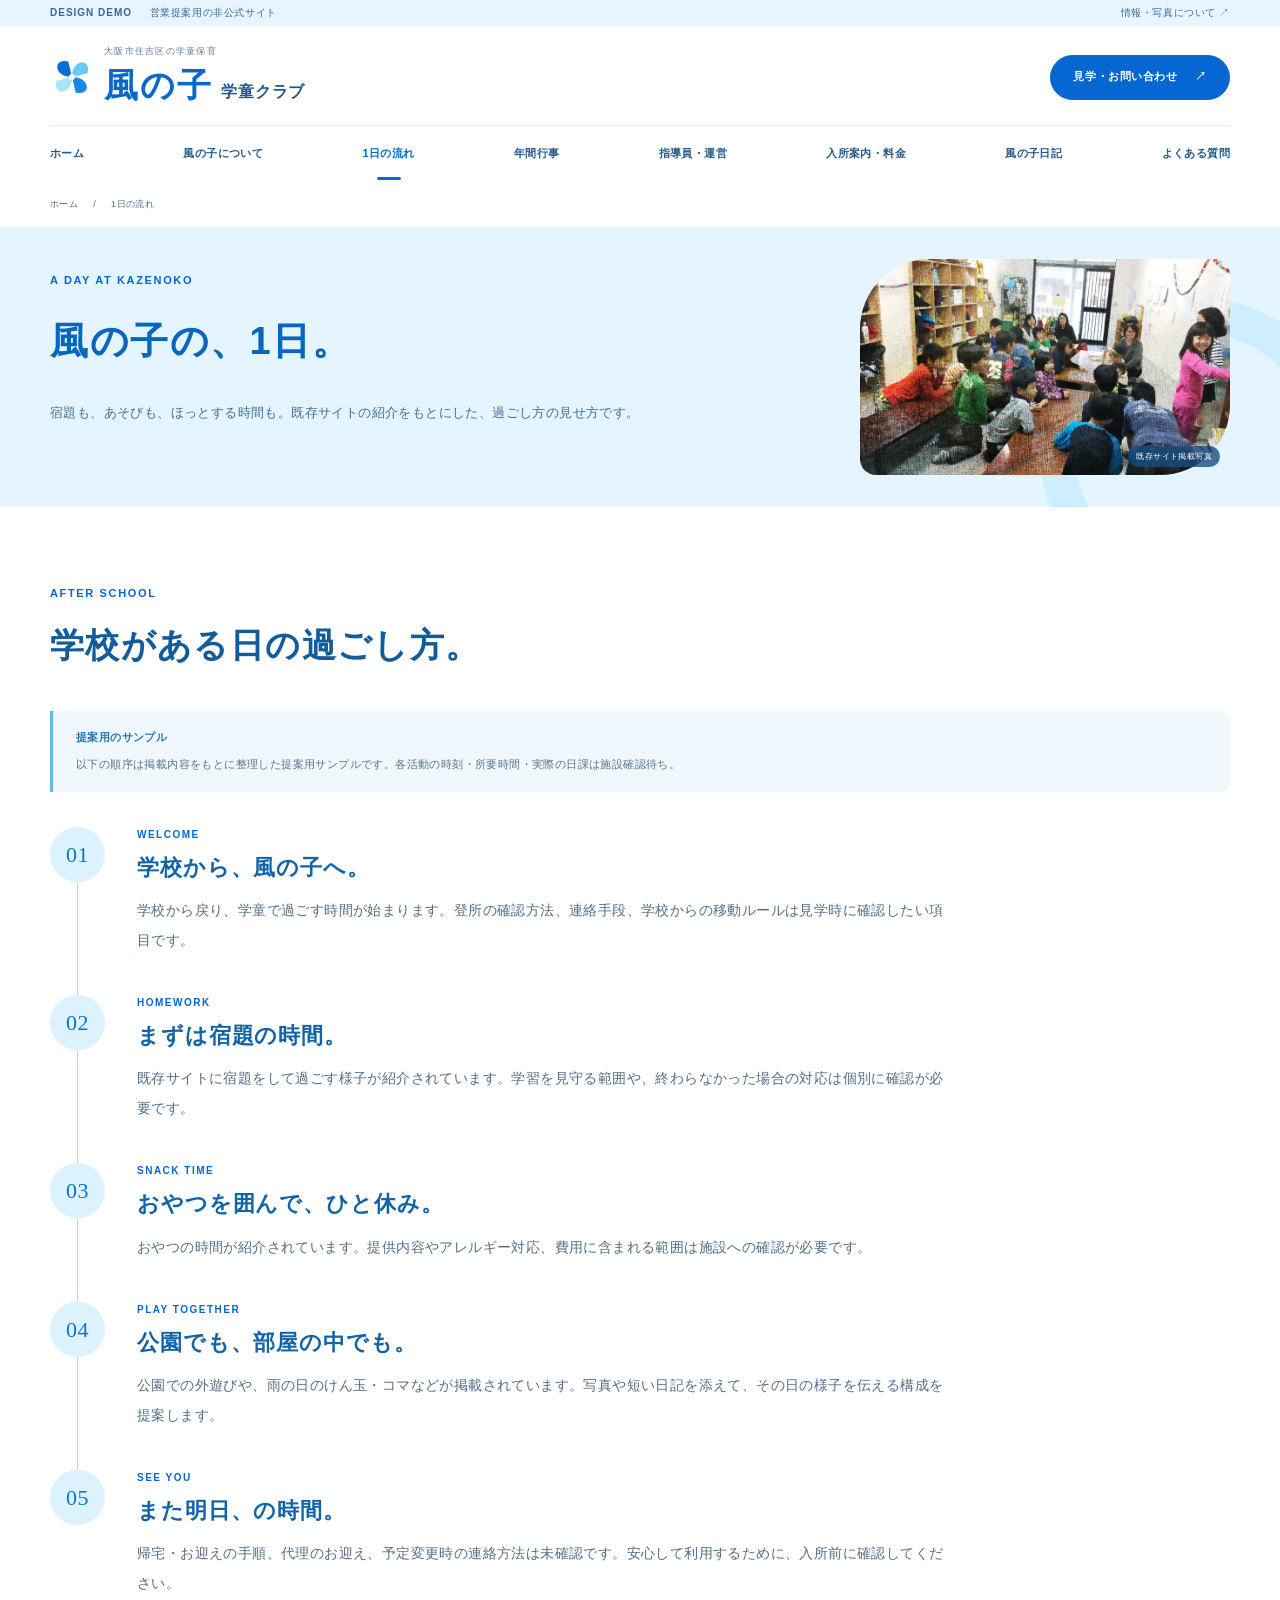
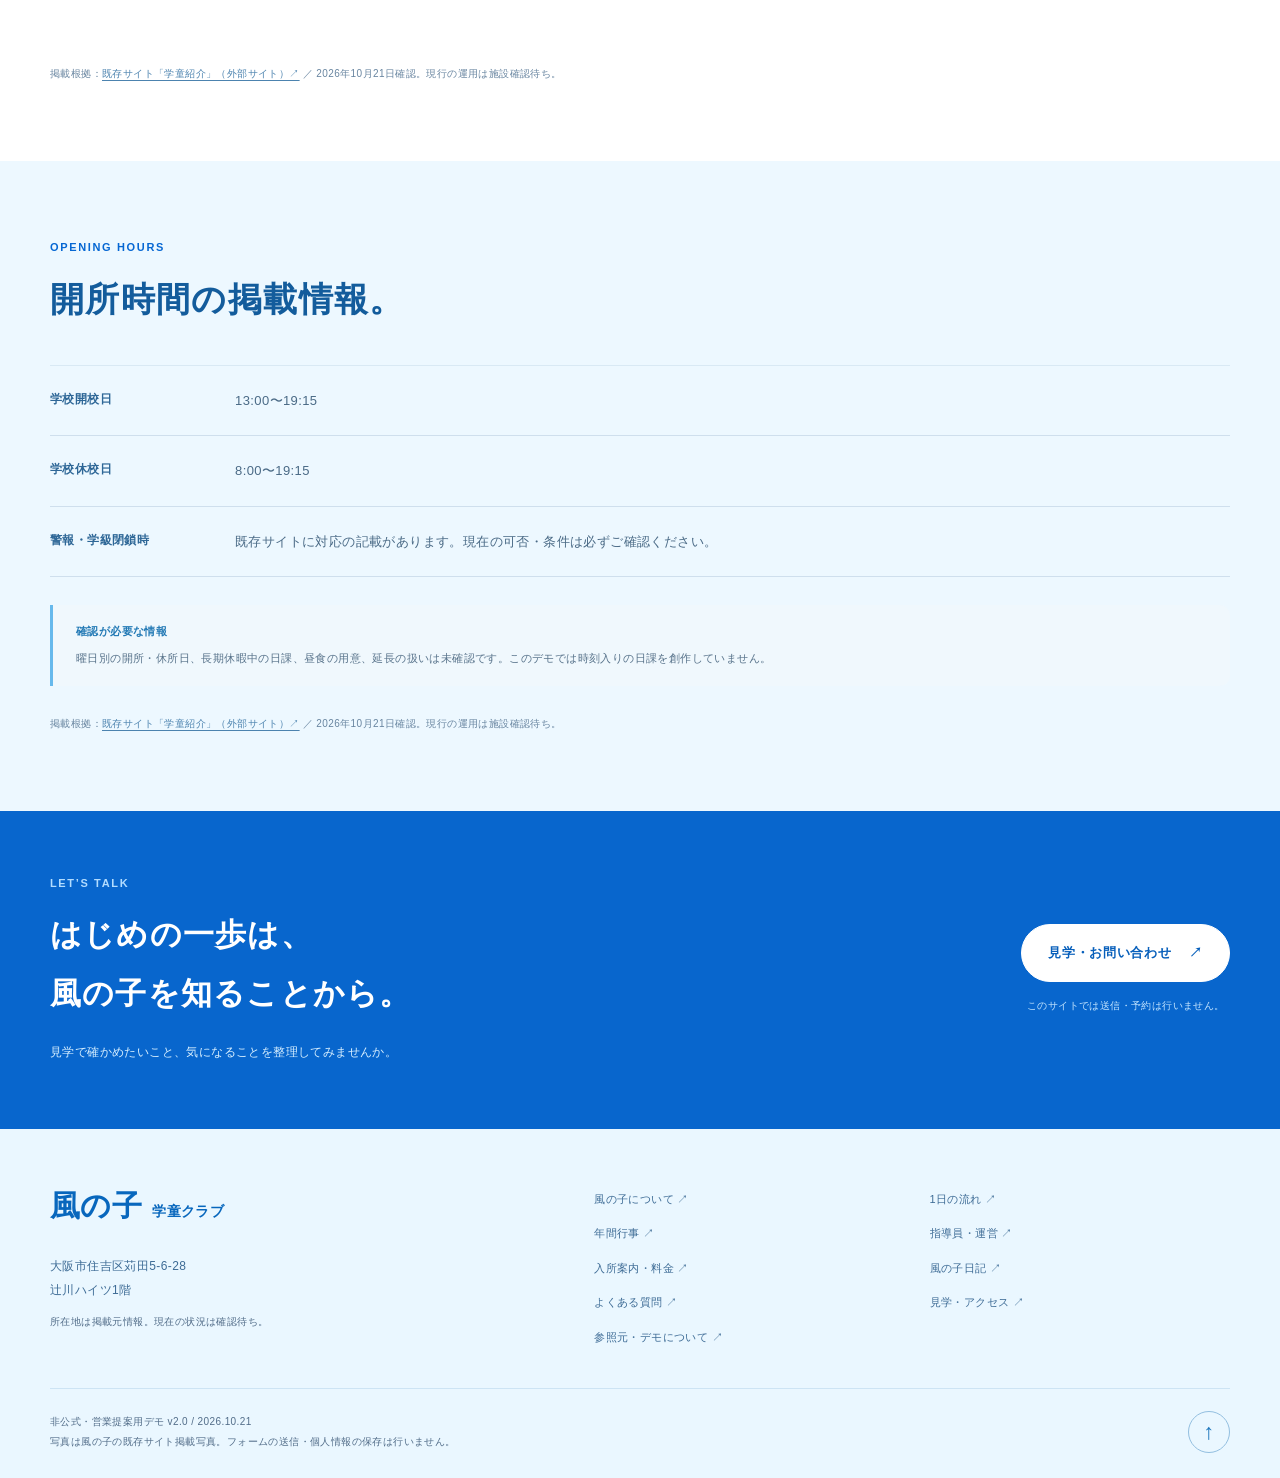
<file: day.html>
<!doctype html>
<html lang="ja"><head><meta charset="utf-8"><meta name="viewport" content="width=device-width,initial-scale=1"><meta name="robots" content="noindex,nofollow,noarchive"><meta name="description" content="風の子学童クラブの営業提案用・非公式デモ。施設情報は掲載元を参照し、未確認事項を明示しています。"><meta http-equiv="Content-Security-Policy" content="default-src 'self' data:; script-src 'self'; style-src 'self'; img-src 'self' data:; connect-src 'none'; form-action 'none'; base-uri 'none'; frame-src 'none'; object-src 'none'"><title>1日の流れ｜風の子学童クラブ・非公式デモ</title><link rel="icon" href="assets/wind.svg" type="image/svg+xml"><link rel="stylesheet" href="assets/base.css"><link rel="stylesheet" href="assets/style.css"><script src="assets/site.js" defer></script></head>
<body><a href="#main" class="skip-link">本文へ移動</a><div class="demo-bar"><div class="wrap"><span><b>DESIGN DEMO</b> 営業提案用の非公式サイト</span><a href="sources.html">情報・写真について ↗</a></div></div>
<header class="site-header"><div class="wrap header-top"><a href="index.html" class="brand" aria-label="風の子学童クラブ ホーム"><img src="assets/wind.svg" width="42" height="42" alt=""><span><small>大阪市住吉区の学童保育</small><strong>風の子<span>学童クラブ</span></strong></span></a><a href="contact.html" class="button header-contact">見学・お問い合わせ <span aria-hidden="true">↗</span></a><button class="menu-toggle" aria-controls="main-nav" aria-expanded="false" type="button">メニュー <span aria-hidden="true">☰</span></button></div><nav id="main-nav" class="main-nav wrap" aria-label="メインナビゲーション"><a href="index.html">ホーム</a><a href="about.html">風の子について</a><a href="day.html" aria-current="page">1日の流れ</a><a href="events.html">年間行事</a><a href="team.html">指導員・運営</a><a href="admission.html">入所案内・料金</a><a href="diary.html">風の子日記</a><a href="faq.html">よくある質問</a><a class="nav-contact" href="contact.html">見学・お問い合わせ</a></nav></header>
<nav class="breadcrumb wrap" aria-label="パンくず"><a href="index.html">ホーム</a><span aria-hidden="true">/</span><span>1日の流れ</span></nav><main id="main"><div class="page-intro wrap"><p class="eyebrow">A DAY AT KAZENOKO</p><h1>風の子の、1日。</h1><p class="lead">宿題も、あそびも、ほっとする時間も。既存サイトの紹介をもとにした、過ごし方の見せ方です。</p><div class="page-thumb"><img src="assets/top.jpg" alt="子どもたちの活動を表す既存サイト掲載写真" width="1536" height="1024"><span>既存サイト掲載写真</span></div></div><section class="section "><div class="wrap"><div class="section-heading"><p class="eyebrow">AFTER SCHOOL</p><h2>学校がある日の過ごし方。</h2></div><aside class="note"><strong>提案用のサンプル</strong><p>以下の順序は掲載内容をもとに整理した提案用サンプルです。各活動の時刻・所要時間・実際の日課は施設確認待ち。</p></aside><ol class="timeline"><li><span class="time-num">01</span><div><p class="eyebrow">WELCOME</p><h3>学校から、風の子へ。</h3><p>学校から戻り、学童で過ごす時間が始まります。登所の確認方法、連絡手段、学校からの移動ルールは見学時に確認したい項目です。</p></div></li><li><span class="time-num">02</span><div><p class="eyebrow">HOMEWORK</p><h3>まずは宿題の時間。</h3><p>既存サイトに宿題をして過ごす様子が紹介されています。学習を見守る範囲や、終わらなかった場合の対応は個別に確認が必要です。</p></div></li><li><span class="time-num">03</span><div><p class="eyebrow">SNACK TIME</p><h3>おやつを囲んで、ひと休み。</h3><p>おやつの時間が紹介されています。提供内容やアレルギー対応、費用に含まれる範囲は施設への確認が必要です。</p></div></li><li><span class="time-num">04</span><div><p class="eyebrow">PLAY TOGETHER</p><h3>公園でも、部屋の中でも。</h3><p>公園での外遊びや、雨の日のけん玉・コマなどが掲載されています。写真や短い日記を添えて、その日の様子を伝える構成を提案します。</p></div></li><li><span class="time-num">05</span><div><p class="eyebrow">SEE YOU</p><h3>また明日、の時間。</h3><p>帰宅・お迎えの手順、代理のお迎え、予定変更時の連絡方法は未確認です。安心して利用するために、入所前に確認してください。</p></div></li></ol><p class="source">掲載根拠：<a href="https://kazenoko.crayonsite.net/p/2/" target="_blank" rel="noopener noreferrer">既存サイト「学童紹介」（外部サイト）↗</a> ／ 2026年10月21日確認。現行の運用は施設確認待ち。</p></div></section><section class="section soft"><div class="wrap"><div class="section-heading"><p class="eyebrow">OPENING HOURS</p><h2>開所時間の掲載情報。</h2></div><dl class="facts"><div><dt>学校開校日</dt><dd>13:00〜19:15</dd></div><div><dt>学校休校日</dt><dd>8:00〜19:15</dd></div><div><dt>警報・学級閉鎖時</dt><dd>既存サイトに対応の記載があります。現在の可否・条件は必ずご確認ください。</dd></div></dl><aside class="note"><strong>確認が必要な情報</strong><p>曜日別の開所・休所日、長期休暇中の日課、昼食の用意、延長の扱いは未確認です。このデモでは時刻入りの日課を創作していません。</p></aside><p class="source">掲載根拠：<a href="https://kazenoko.crayonsite.net/p/2/" target="_blank" rel="noopener noreferrer">既存サイト「学童紹介」（外部サイト）↗</a> ／ 2026年10月21日確認。現行の運用は施設確認待ち。</p></div></section><section class="cta"><div class="wrap cta-inner"><div><p class="eyebrow">LET’S TALK</p><h2>はじめの一歩は、<br>風の子を知ることから。</h2><p>見学で確かめたいこと、気になることを整理してみませんか。</p></div><div><a class="button coral" href="contact.html">見学・お問い合わせ<span aria-hidden="true"> ↗</span></a><small>このサイトでは送信・予約は行いません。</small></div></div></section></main>
<footer class="site-footer"><div class="wrap"><div class="footer-top"><div><p class="footer-brand">風の子<span>学童クラブ</span></p><p>大阪市住吉区苅田5-6-28<br>辻川ハイツ1階</p><p class="muted">所在地は掲載元情報。現在の状況は確認待ち。</p></div><nav class="footer-nav" aria-label="フッターナビゲーション"><a class="" href="about.html">風の子について<span aria-hidden="true"> ↗</span></a><a class="" href="day.html">1日の流れ<span aria-hidden="true"> ↗</span></a><a class="" href="events.html">年間行事<span aria-hidden="true"> ↗</span></a><a class="" href="team.html">指導員・運営<span aria-hidden="true"> ↗</span></a><a class="" href="admission.html">入所案内・料金<span aria-hidden="true"> ↗</span></a><a class="" href="diary.html">風の子日記<span aria-hidden="true"> ↗</span></a><a class="" href="faq.html">よくある質問<span aria-hidden="true"> ↗</span></a><a class="" href="contact.html">見学・アクセス<span aria-hidden="true"> ↗</span></a><a class="" href="sources.html">参照元・デモについて<span aria-hidden="true"> ↗</span></a></nav></div><div class="footer-bottom"><p>非公式・営業提案用デモ v2.0 / 2026.10.21<br>写真は風の子の既存サイト掲載写真。フォームの送信・個人情報の保存は行いません。</p><a href="#top" class="back-top" aria-label="ページの先頭へ戻る">↑</a></div></div></footer><div id="top" class="top-anchor" aria-hidden="true"></div><noscript><p class="noscript">JavaScriptが無効です。ページ閲覧とFAQは利用できます。日記は全件表示、フォームの操作デモは無効です。</p></noscript></body></html>
</file>
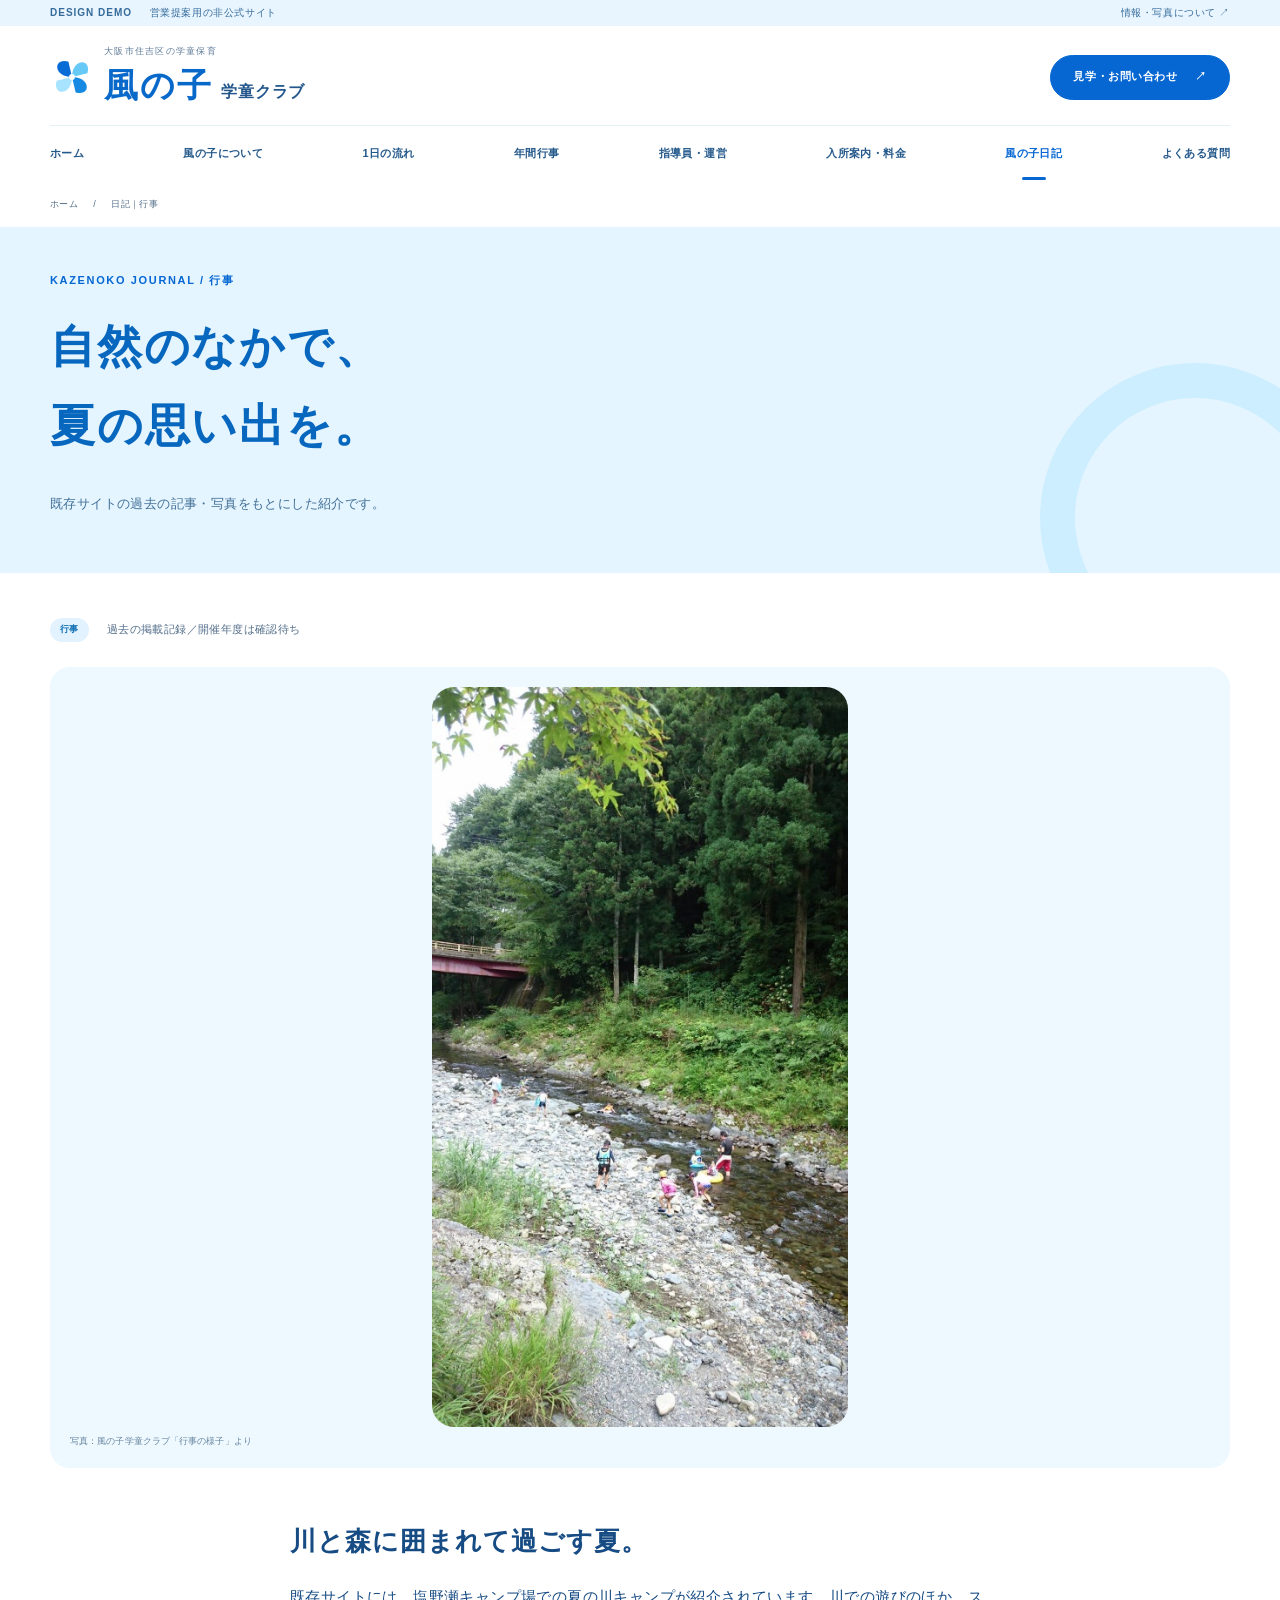
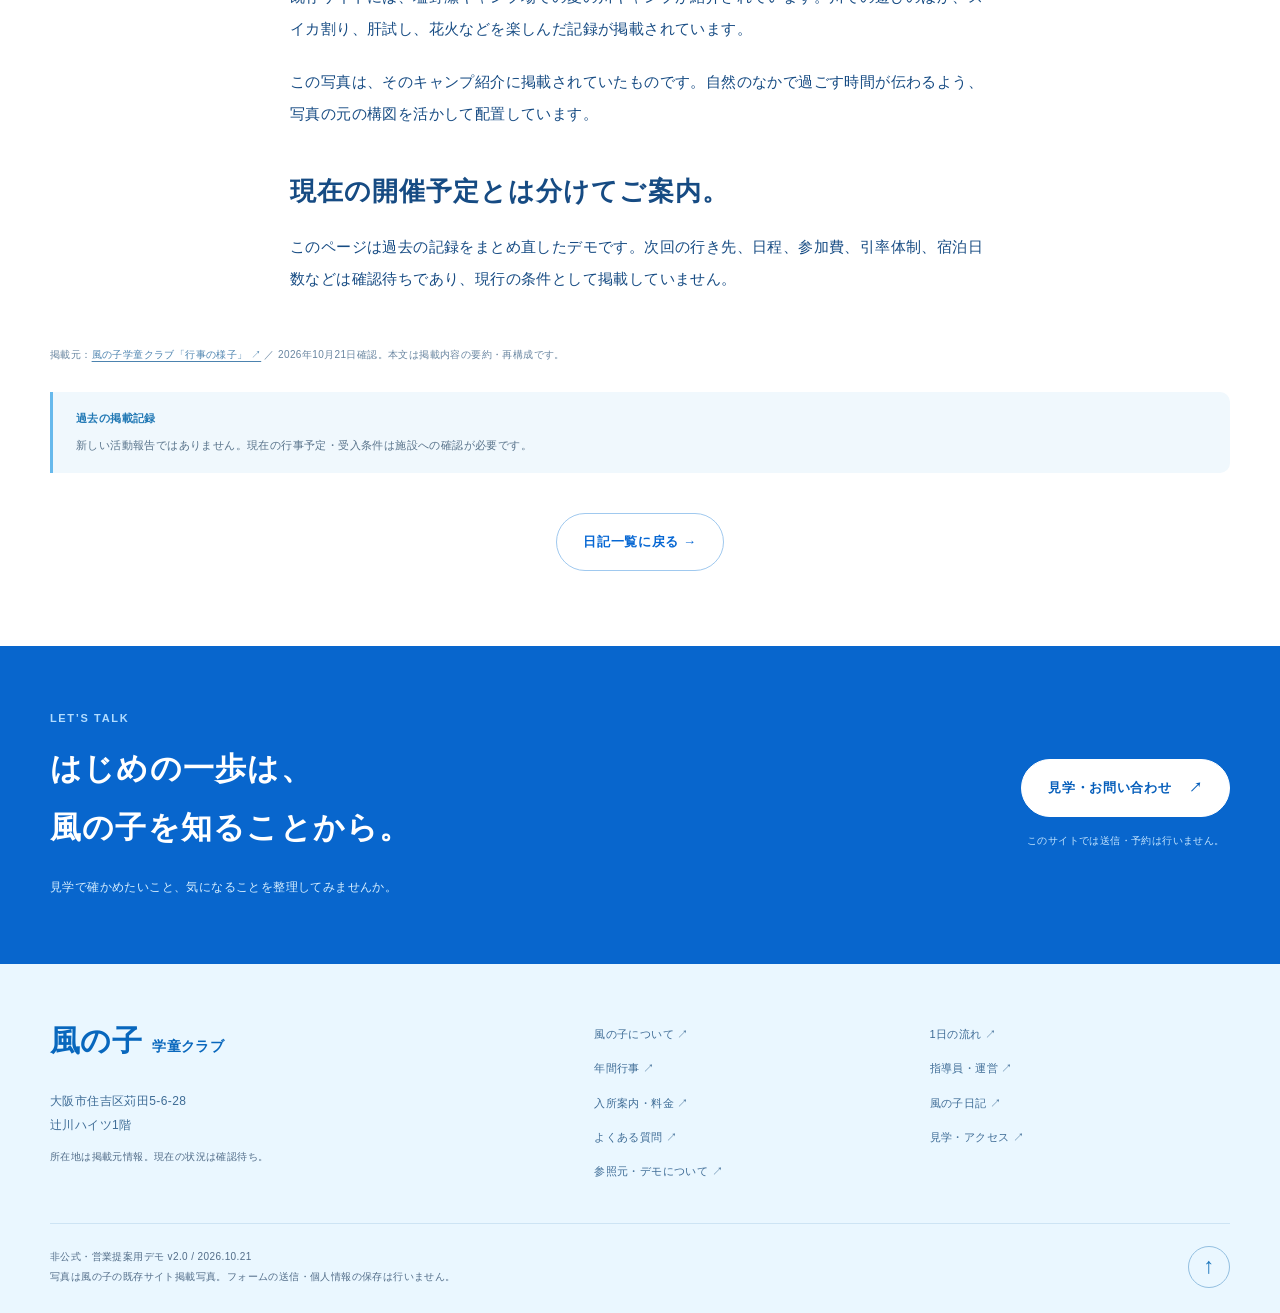
<file: diary-camp.html>
<!doctype html>
<html lang="ja"><head><meta charset="utf-8"><meta name="viewport" content="width=device-width,initial-scale=1"><meta name="robots" content="noindex,nofollow,noarchive"><meta name="description" content="風の子学童クラブの営業提案用・非公式デモ。施設情報は掲載元を参照し、未確認事項を明示しています。"><meta http-equiv="Content-Security-Policy" content="default-src 'self' data:; script-src 'self'; style-src 'self'; img-src 'self' data:; connect-src 'none'; form-action 'none'; base-uri 'none'; frame-src 'none'; object-src 'none'"><title>日記｜行事｜風の子学童クラブ・非公式デモ</title><link rel="icon" href="assets/wind.svg" type="image/svg+xml"><link rel="stylesheet" href="assets/base.css"><link rel="stylesheet" href="assets/style.css"><script src="assets/site.js" defer></script></head>
<body><a href="#main" class="skip-link">本文へ移動</a><div class="demo-bar"><div class="wrap"><span><b>DESIGN DEMO</b> 営業提案用の非公式サイト</span><a href="sources.html">情報・写真について ↗</a></div></div>
<header class="site-header"><div class="wrap header-top"><a href="index.html" class="brand" aria-label="風の子学童クラブ ホーム"><img src="assets/wind.svg" width="42" height="42" alt=""><span><small>大阪市住吉区の学童保育</small><strong>風の子<span>学童クラブ</span></strong></span></a><a href="contact.html" class="button header-contact">見学・お問い合わせ <span aria-hidden="true">↗</span></a><button class="menu-toggle" aria-controls="main-nav" aria-expanded="false" type="button">メニュー <span aria-hidden="true">☰</span></button></div><nav id="main-nav" class="main-nav wrap" aria-label="メインナビゲーション"><a href="index.html">ホーム</a><a href="about.html">風の子について</a><a href="day.html">1日の流れ</a><a href="events.html">年間行事</a><a href="team.html">指導員・運営</a><a href="admission.html">入所案内・料金</a><a href="diary.html" aria-current="page">風の子日記</a><a href="faq.html">よくある質問</a><a class="nav-contact" href="contact.html">見学・お問い合わせ</a></nav></header>
<nav class="breadcrumb wrap" aria-label="パンくず"><a href="index.html">ホーム</a><span aria-hidden="true">/</span><span>日記｜行事</span></nav><main id="main"><div class="page-intro wrap"><p class="eyebrow">KAZENOKO JOURNAL / 行事</p><h1>自然のなかで、<br>夏の思い出を。</h1><p class="lead">既存サイトの過去の記事・写真をもとにした紹介です。</p></div><article class="article-body wrap"><div class="article-meta"><span class="pill">行事</span><span>過去の掲載記録／開催年度は確認待ち</span></div><figure class="photo article-photo portrait"><img src="assets/camp.jpg" alt="既存サイトに掲載された、夏の川キャンプの記録から。" width="850" height="637" loading="lazy"><figcaption>写真：風の子学童クラブ「行事の様子」より</figcaption></figure><div class="prose article-prose"><h2>川と森に囲まれて過ごす夏。</h2><p>既存サイトには、塩野瀬キャンプ場での夏の川キャンプが紹介されています。川での遊びのほか、スイカ割り、肝試し、花火などを楽しんだ記録が掲載されています。</p><p>この写真は、そのキャンプ紹介に掲載されていたものです。自然のなかで過ごす時間が伝わるよう、写真の元の構図を活かして配置しています。</p><h2>現在の開催予定とは分けてご案内。</h2><p>このページは過去の記録をまとめ直したデモです。次回の行き先、日程、参加費、引率体制、宿泊日数などは確認待ちであり、現行の条件として掲載していません。</p></div><p class="source">掲載元：<a href="https://kazenoko.crayonsite.net/p/3/" target="_blank" rel="noopener noreferrer">風の子学童クラブ「行事の様子」 ↗</a> ／ 2026年10月21日確認。本文は掲載内容の要約・再構成です。</p><aside class="note"><strong>過去の掲載記録</strong><p>新しい活動報告ではありません。現在の行事予定・受入条件は施設への確認が必要です。</p></aside><div class="article-nav"><a class="button outline" href="diary.html">日記一覧に戻る →</a></div></article><section class="cta"><div class="wrap cta-inner"><div><p class="eyebrow">LET’S TALK</p><h2>はじめの一歩は、<br>風の子を知ることから。</h2><p>見学で確かめたいこと、気になることを整理してみませんか。</p></div><div><a class="button coral" href="contact.html">見学・お問い合わせ<span aria-hidden="true"> ↗</span></a><small>このサイトでは送信・予約は行いません。</small></div></div></section></main>
<footer class="site-footer"><div class="wrap"><div class="footer-top"><div><p class="footer-brand">風の子<span>学童クラブ</span></p><p>大阪市住吉区苅田5-6-28<br>辻川ハイツ1階</p><p class="muted">所在地は掲載元情報。現在の状況は確認待ち。</p></div><nav class="footer-nav" aria-label="フッターナビゲーション"><a class="" href="about.html">風の子について<span aria-hidden="true"> ↗</span></a><a class="" href="day.html">1日の流れ<span aria-hidden="true"> ↗</span></a><a class="" href="events.html">年間行事<span aria-hidden="true"> ↗</span></a><a class="" href="team.html">指導員・運営<span aria-hidden="true"> ↗</span></a><a class="" href="admission.html">入所案内・料金<span aria-hidden="true"> ↗</span></a><a class="" href="diary.html">風の子日記<span aria-hidden="true"> ↗</span></a><a class="" href="faq.html">よくある質問<span aria-hidden="true"> ↗</span></a><a class="" href="contact.html">見学・アクセス<span aria-hidden="true"> ↗</span></a><a class="" href="sources.html">参照元・デモについて<span aria-hidden="true"> ↗</span></a></nav></div><div class="footer-bottom"><p>非公式・営業提案用デモ v2.0 / 2026.10.21<br>写真は風の子の既存サイト掲載写真。フォームの送信・個人情報の保存は行いません。</p><a href="#top" class="back-top" aria-label="ページの先頭へ戻る">↑</a></div></div></footer><div id="top" class="top-anchor" aria-hidden="true"></div><noscript><p class="noscript">JavaScriptが無効です。ページ閲覧とFAQは利用できます。日記は全件表示、フォームの操作デモは無効です。</p></noscript></body></html>
</file>
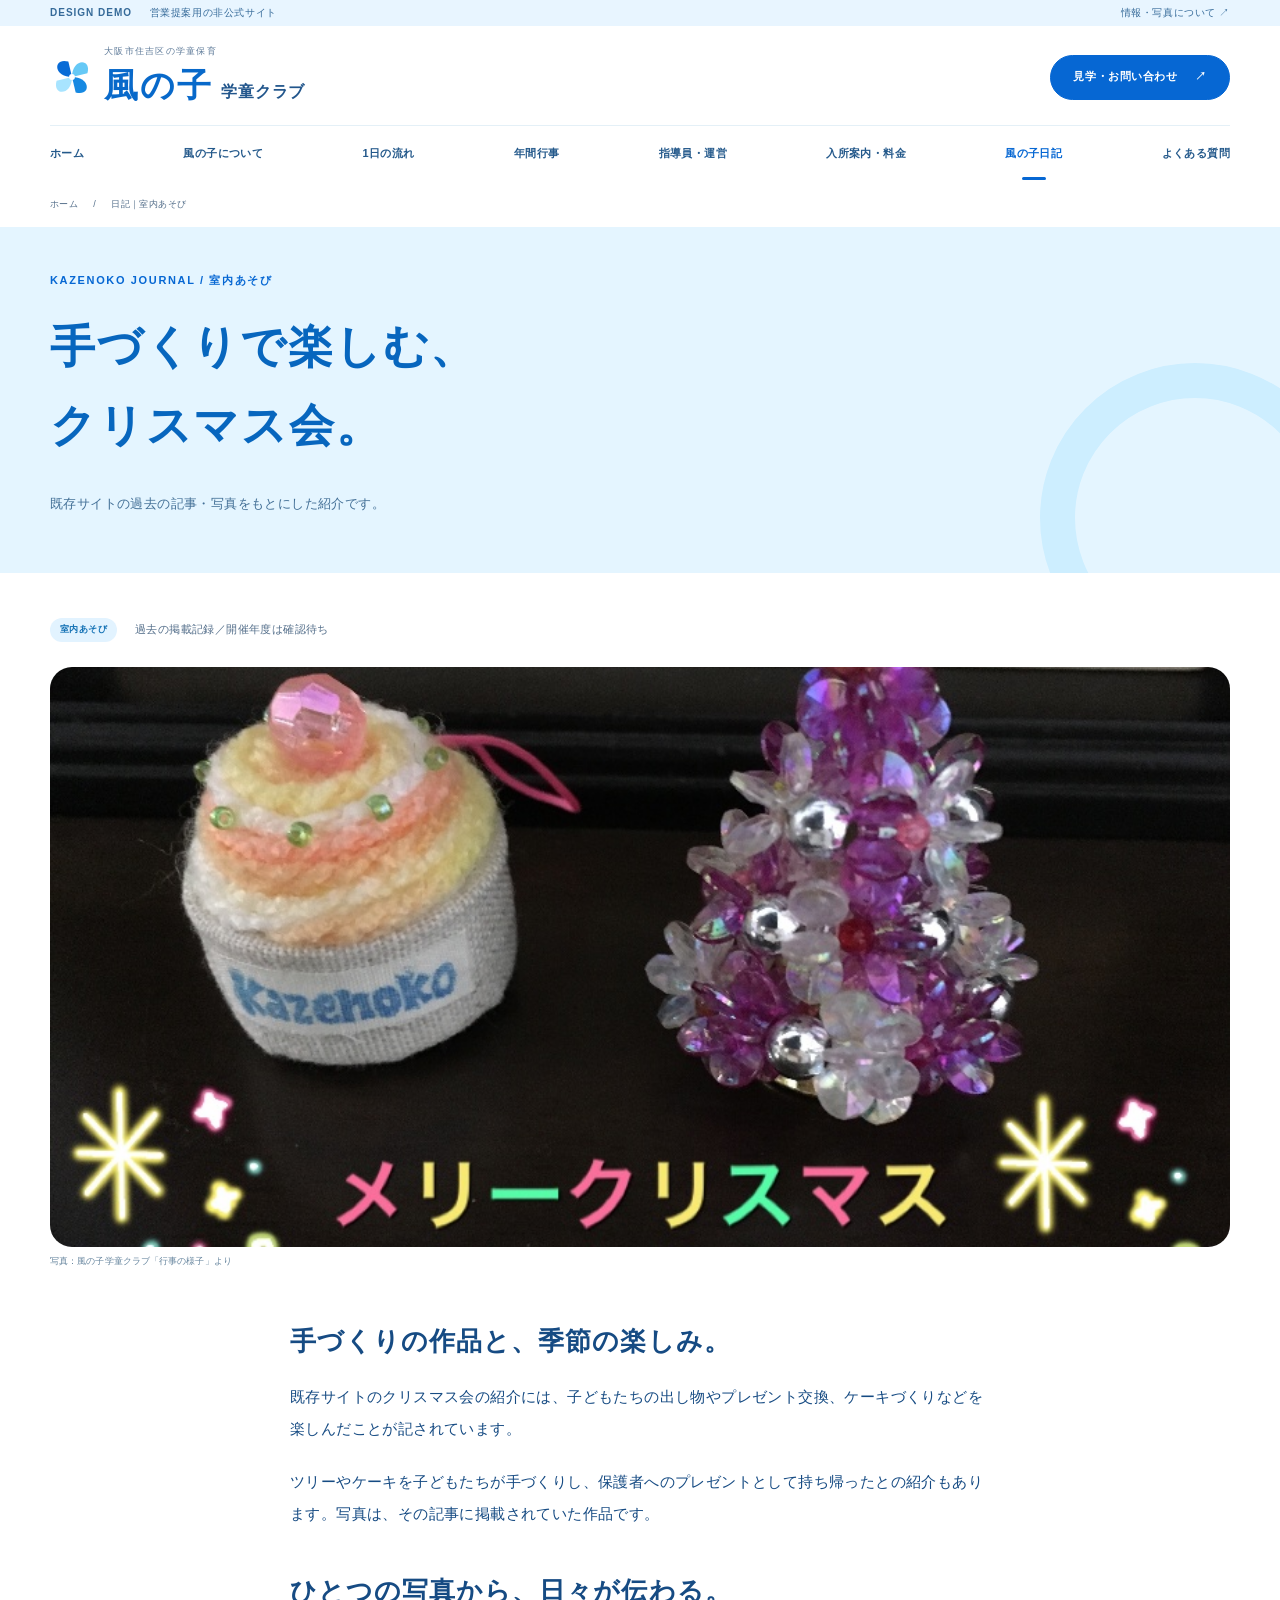
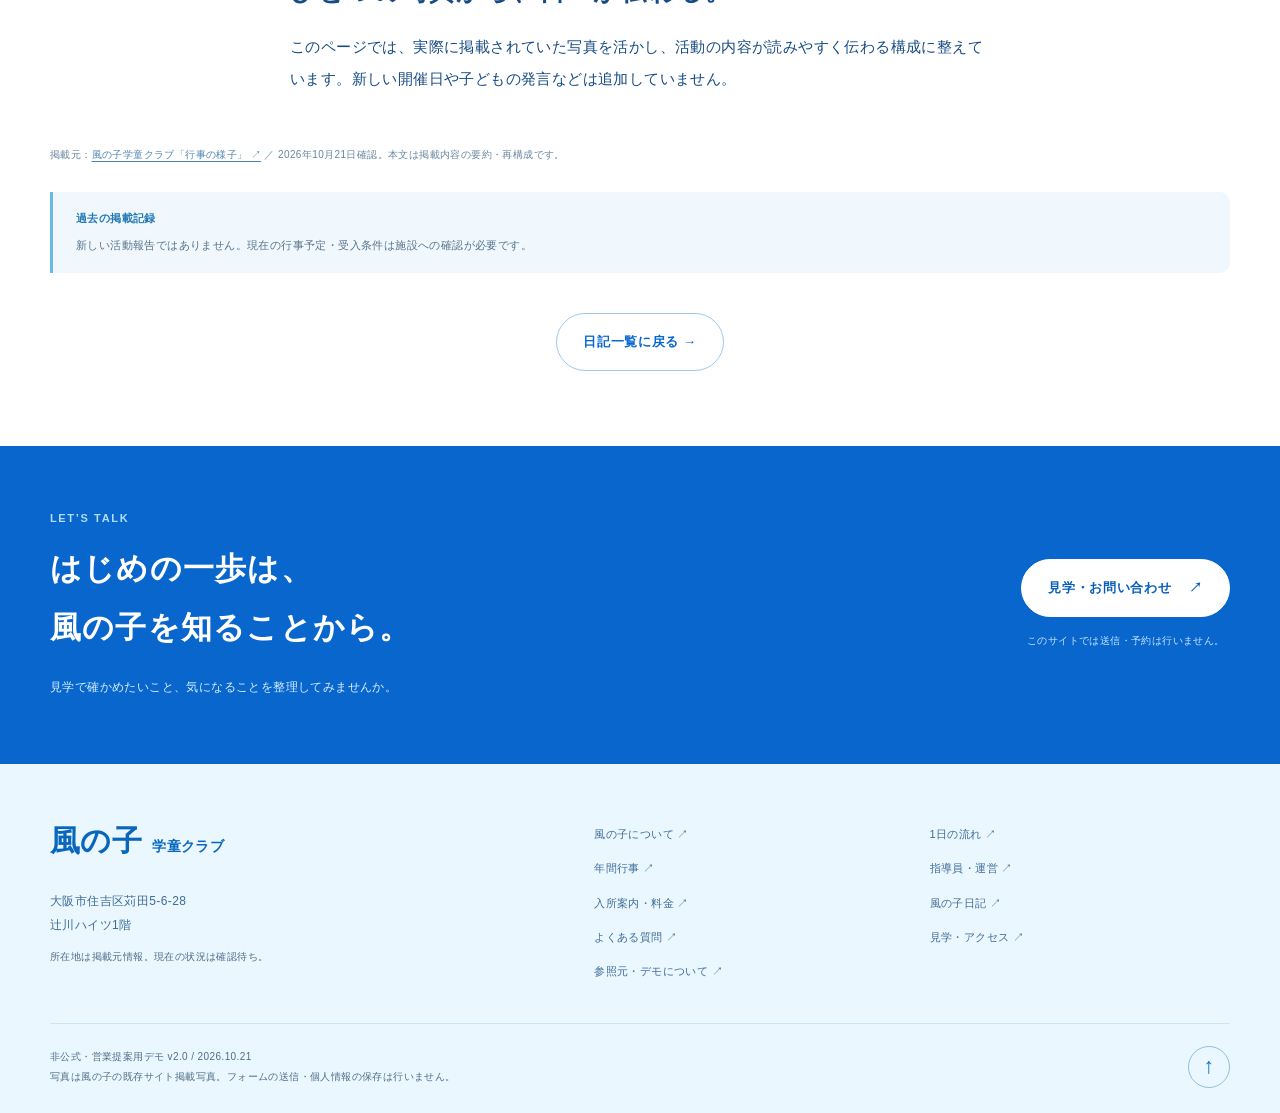
<file: diary-craft.html>
<!doctype html>
<html lang="ja"><head><meta charset="utf-8"><meta name="viewport" content="width=device-width,initial-scale=1"><meta name="robots" content="noindex,nofollow,noarchive"><meta name="description" content="風の子学童クラブの営業提案用・非公式デモ。施設情報は掲載元を参照し、未確認事項を明示しています。"><meta http-equiv="Content-Security-Policy" content="default-src 'self' data:; script-src 'self'; style-src 'self'; img-src 'self' data:; connect-src 'none'; form-action 'none'; base-uri 'none'; frame-src 'none'; object-src 'none'"><title>日記｜室内あそび｜風の子学童クラブ・非公式デモ</title><link rel="icon" href="assets/wind.svg" type="image/svg+xml"><link rel="stylesheet" href="assets/base.css"><link rel="stylesheet" href="assets/style.css"><script src="assets/site.js" defer></script></head>
<body><a href="#main" class="skip-link">本文へ移動</a><div class="demo-bar"><div class="wrap"><span><b>DESIGN DEMO</b> 営業提案用の非公式サイト</span><a href="sources.html">情報・写真について ↗</a></div></div>
<header class="site-header"><div class="wrap header-top"><a href="index.html" class="brand" aria-label="風の子学童クラブ ホーム"><img src="assets/wind.svg" width="42" height="42" alt=""><span><small>大阪市住吉区の学童保育</small><strong>風の子<span>学童クラブ</span></strong></span></a><a href="contact.html" class="button header-contact">見学・お問い合わせ <span aria-hidden="true">↗</span></a><button class="menu-toggle" aria-controls="main-nav" aria-expanded="false" type="button">メニュー <span aria-hidden="true">☰</span></button></div><nav id="main-nav" class="main-nav wrap" aria-label="メインナビゲーション"><a href="index.html">ホーム</a><a href="about.html">風の子について</a><a href="day.html">1日の流れ</a><a href="events.html">年間行事</a><a href="team.html">指導員・運営</a><a href="admission.html">入所案内・料金</a><a href="diary.html" aria-current="page">風の子日記</a><a href="faq.html">よくある質問</a><a class="nav-contact" href="contact.html">見学・お問い合わせ</a></nav></header>
<nav class="breadcrumb wrap" aria-label="パンくず"><a href="index.html">ホーム</a><span aria-hidden="true">/</span><span>日記｜室内あそび</span></nav><main id="main"><div class="page-intro wrap"><p class="eyebrow">KAZENOKO JOURNAL / 室内あそび</p><h1>手づくりで楽しむ、<br>クリスマス会。</h1><p class="lead">既存サイトの過去の記事・写真をもとにした紹介です。</p></div><article class="article-body wrap"><div class="article-meta"><span class="pill">室内あそび</span><span>過去の掲載記録／開催年度は確認待ち</span></div><figure class="photo article-photo "><img src="assets/christmas.jpg" alt="クリスマス会の作品写真と、既存サイトの紹介を振り返ります。" width="850" height="637" loading="lazy"><figcaption>写真：風の子学童クラブ「行事の様子」より</figcaption></figure><div class="prose article-prose"><h2>手づくりの作品と、季節の楽しみ。</h2><p>既存サイトのクリスマス会の紹介には、子どもたちの出し物やプレゼント交換、ケーキづくりなどを楽しんだことが記されています。</p><p>ツリーやケーキを子どもたちが手づくりし、保護者へのプレゼントとして持ち帰ったとの紹介もあります。写真は、その記事に掲載されていた作品です。</p><h2>ひとつの写真から、日々が伝わる。</h2><p>このページでは、実際に掲載されていた写真を活かし、活動の内容が読みやすく伝わる構成に整えています。新しい開催日や子どもの発言などは追加していません。</p></div><p class="source">掲載元：<a href="https://kazenoko.crayonsite.net/p/3/" target="_blank" rel="noopener noreferrer">風の子学童クラブ「行事の様子」 ↗</a> ／ 2026年10月21日確認。本文は掲載内容の要約・再構成です。</p><aside class="note"><strong>過去の掲載記録</strong><p>新しい活動報告ではありません。現在の行事予定・受入条件は施設への確認が必要です。</p></aside><div class="article-nav"><a class="button outline" href="diary.html">日記一覧に戻る →</a></div></article><section class="cta"><div class="wrap cta-inner"><div><p class="eyebrow">LET’S TALK</p><h2>はじめの一歩は、<br>風の子を知ることから。</h2><p>見学で確かめたいこと、気になることを整理してみませんか。</p></div><div><a class="button coral" href="contact.html">見学・お問い合わせ<span aria-hidden="true"> ↗</span></a><small>このサイトでは送信・予約は行いません。</small></div></div></section></main>
<footer class="site-footer"><div class="wrap"><div class="footer-top"><div><p class="footer-brand">風の子<span>学童クラブ</span></p><p>大阪市住吉区苅田5-6-28<br>辻川ハイツ1階</p><p class="muted">所在地は掲載元情報。現在の状況は確認待ち。</p></div><nav class="footer-nav" aria-label="フッターナビゲーション"><a class="" href="about.html">風の子について<span aria-hidden="true"> ↗</span></a><a class="" href="day.html">1日の流れ<span aria-hidden="true"> ↗</span></a><a class="" href="events.html">年間行事<span aria-hidden="true"> ↗</span></a><a class="" href="team.html">指導員・運営<span aria-hidden="true"> ↗</span></a><a class="" href="admission.html">入所案内・料金<span aria-hidden="true"> ↗</span></a><a class="" href="diary.html">風の子日記<span aria-hidden="true"> ↗</span></a><a class="" href="faq.html">よくある質問<span aria-hidden="true"> ↗</span></a><a class="" href="contact.html">見学・アクセス<span aria-hidden="true"> ↗</span></a><a class="" href="sources.html">参照元・デモについて<span aria-hidden="true"> ↗</span></a></nav></div><div class="footer-bottom"><p>非公式・営業提案用デモ v2.0 / 2026.10.21<br>写真は風の子の既存サイト掲載写真。フォームの送信・個人情報の保存は行いません。</p><a href="#top" class="back-top" aria-label="ページの先頭へ戻る">↑</a></div></div></footer><div id="top" class="top-anchor" aria-hidden="true"></div><noscript><p class="noscript">JavaScriptが無効です。ページ閲覧とFAQは利用できます。日記は全件表示、フォームの操作デモは無効です。</p></noscript></body></html>
</file>
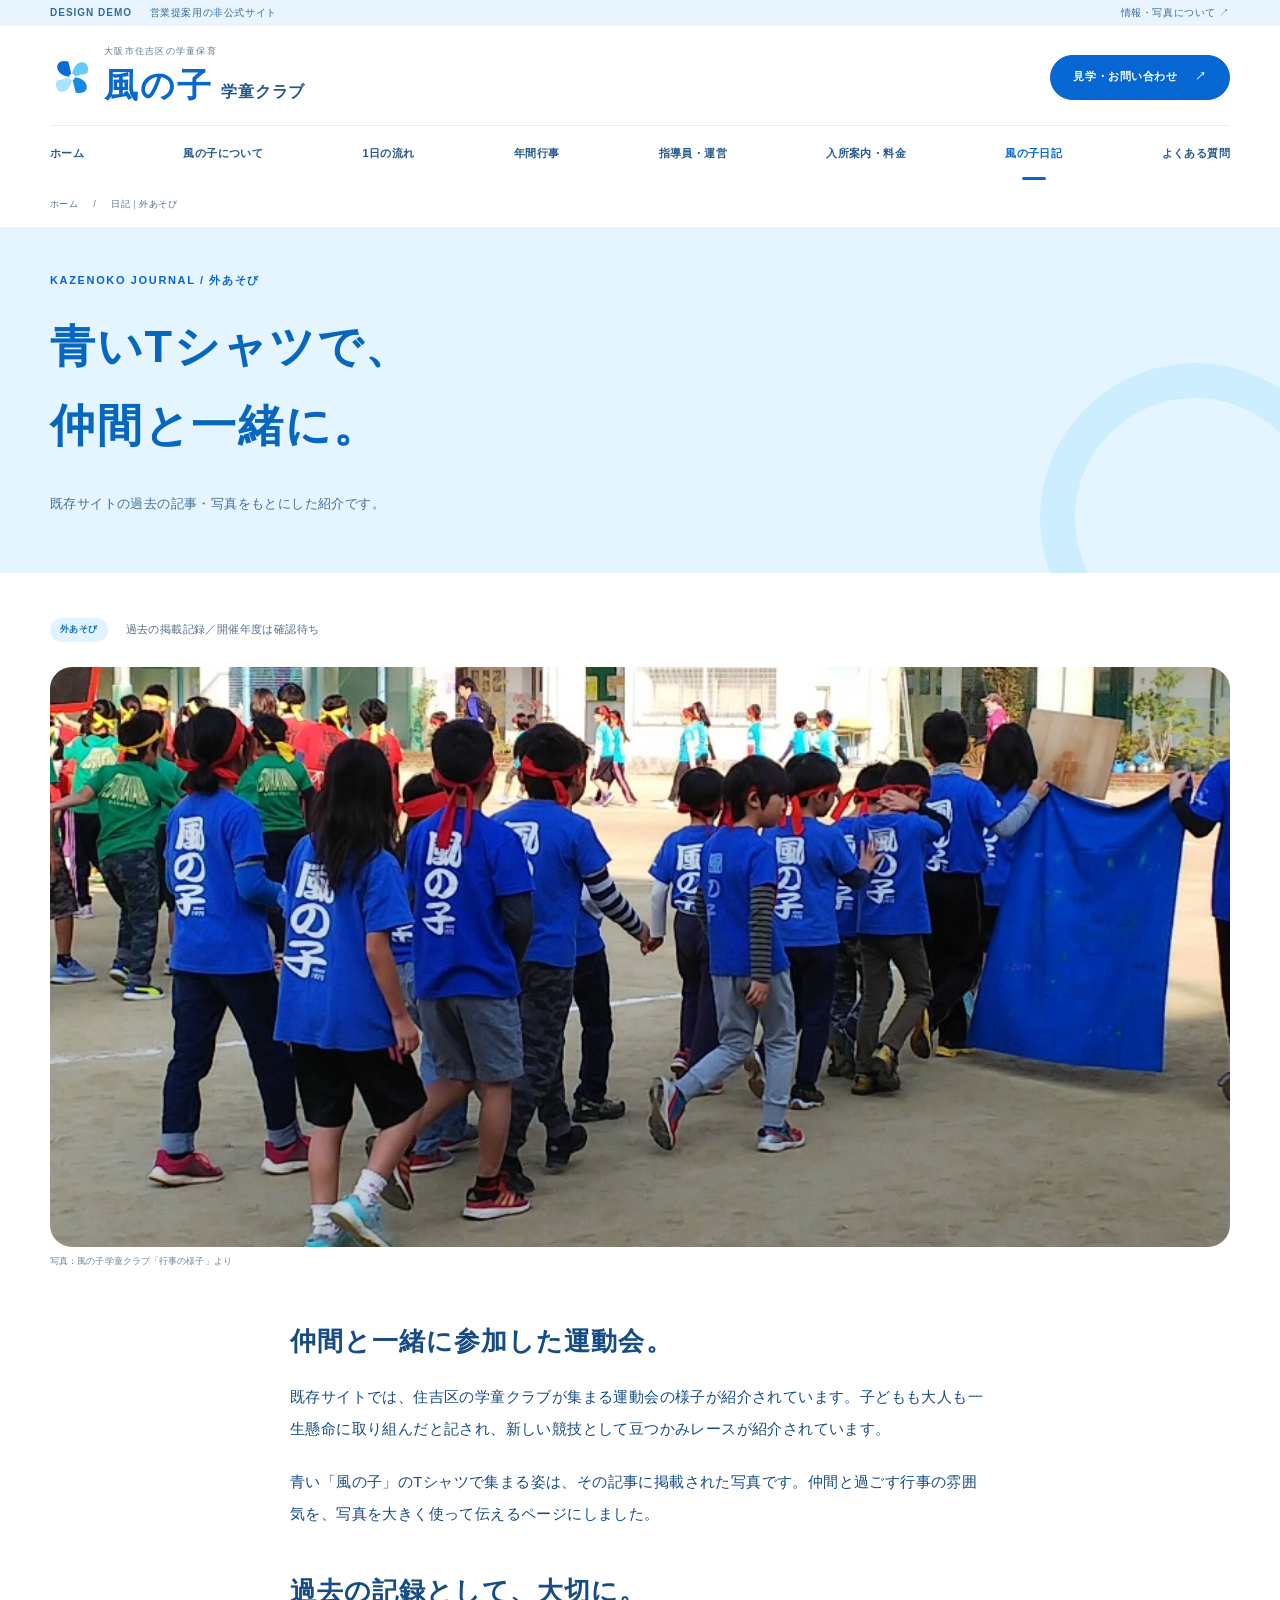
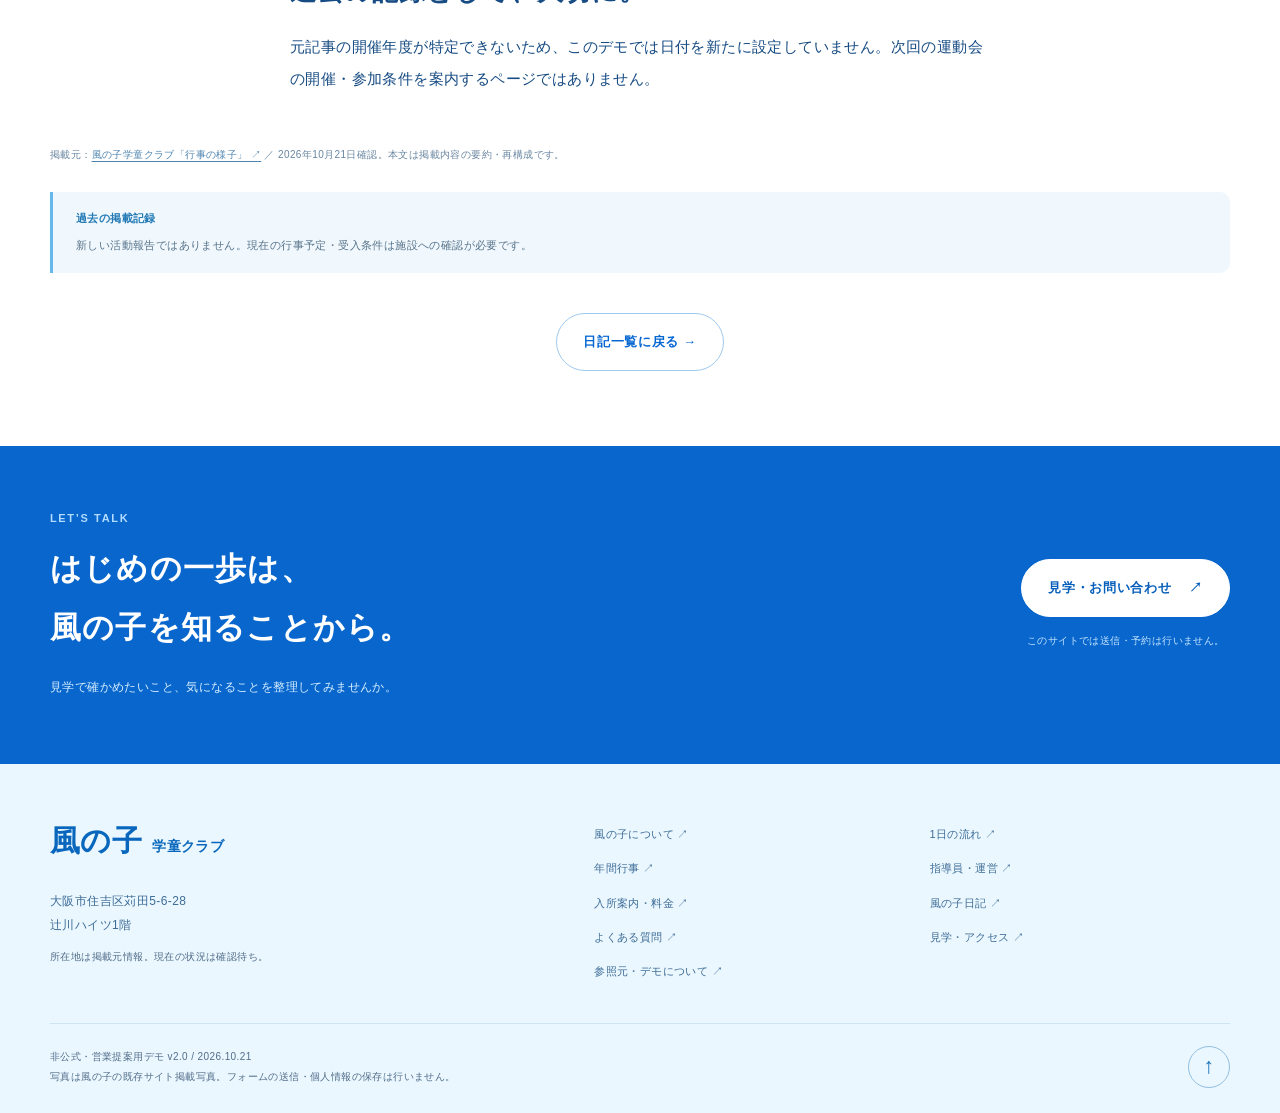
<file: diary-play.html>
<!doctype html>
<html lang="ja"><head><meta charset="utf-8"><meta name="viewport" content="width=device-width,initial-scale=1"><meta name="robots" content="noindex,nofollow,noarchive"><meta name="description" content="風の子学童クラブの営業提案用・非公式デモ。施設情報は掲載元を参照し、未確認事項を明示しています。"><meta http-equiv="Content-Security-Policy" content="default-src 'self' data:; script-src 'self'; style-src 'self'; img-src 'self' data:; connect-src 'none'; form-action 'none'; base-uri 'none'; frame-src 'none'; object-src 'none'"><title>日記｜外あそび｜風の子学童クラブ・非公式デモ</title><link rel="icon" href="assets/wind.svg" type="image/svg+xml"><link rel="stylesheet" href="assets/base.css"><link rel="stylesheet" href="assets/style.css"><script src="assets/site.js" defer></script></head>
<body><a href="#main" class="skip-link">本文へ移動</a><div class="demo-bar"><div class="wrap"><span><b>DESIGN DEMO</b> 営業提案用の非公式サイト</span><a href="sources.html">情報・写真について ↗</a></div></div>
<header class="site-header"><div class="wrap header-top"><a href="index.html" class="brand" aria-label="風の子学童クラブ ホーム"><img src="assets/wind.svg" width="42" height="42" alt=""><span><small>大阪市住吉区の学童保育</small><strong>風の子<span>学童クラブ</span></strong></span></a><a href="contact.html" class="button header-contact">見学・お問い合わせ <span aria-hidden="true">↗</span></a><button class="menu-toggle" aria-controls="main-nav" aria-expanded="false" type="button">メニュー <span aria-hidden="true">☰</span></button></div><nav id="main-nav" class="main-nav wrap" aria-label="メインナビゲーション"><a href="index.html">ホーム</a><a href="about.html">風の子について</a><a href="day.html">1日の流れ</a><a href="events.html">年間行事</a><a href="team.html">指導員・運営</a><a href="admission.html">入所案内・料金</a><a href="diary.html" aria-current="page">風の子日記</a><a href="faq.html">よくある質問</a><a class="nav-contact" href="contact.html">見学・お問い合わせ</a></nav></header>
<nav class="breadcrumb wrap" aria-label="パンくず"><a href="index.html">ホーム</a><span aria-hidden="true">/</span><span>日記｜外あそび</span></nav><main id="main"><div class="page-intro wrap"><p class="eyebrow">KAZENOKO JOURNAL / 外あそび</p><h1>青いTシャツで、<br>仲間と一緒に。</h1><p class="lead">既存サイトの過去の記事・写真をもとにした紹介です。</p></div><article class="article-body wrap"><div class="article-meta"><span class="pill">外あそび</span><span>過去の掲載記録／開催年度は確認待ち</span></div><figure class="photo article-photo "><img src="assets/sports.jpg" alt="既存サイトで紹介された、運動会の様子をご覧ください。" width="850" height="637" loading="lazy"><figcaption>写真：風の子学童クラブ「行事の様子」より</figcaption></figure><div class="prose article-prose"><h2>仲間と一緒に参加した運動会。</h2><p>既存サイトでは、住吉区の学童クラブが集まる運動会の様子が紹介されています。子どもも大人も一生懸命に取り組んだと記され、新しい競技として豆つかみレースが紹介されています。</p><p>青い「風の子」のTシャツで集まる姿は、その記事に掲載された写真です。仲間と過ごす行事の雰囲気を、写真を大きく使って伝えるページにしました。</p><h2>過去の記録として、大切に。</h2><p>元記事の開催年度が特定できないため、このデモでは日付を新たに設定していません。次回の運動会の開催・参加条件を案内するページではありません。</p></div><p class="source">掲載元：<a href="https://kazenoko.crayonsite.net/p/3/" target="_blank" rel="noopener noreferrer">風の子学童クラブ「行事の様子」 ↗</a> ／ 2026年10月21日確認。本文は掲載内容の要約・再構成です。</p><aside class="note"><strong>過去の掲載記録</strong><p>新しい活動報告ではありません。現在の行事予定・受入条件は施設への確認が必要です。</p></aside><div class="article-nav"><a class="button outline" href="diary.html">日記一覧に戻る →</a></div></article><section class="cta"><div class="wrap cta-inner"><div><p class="eyebrow">LET’S TALK</p><h2>はじめの一歩は、<br>風の子を知ることから。</h2><p>見学で確かめたいこと、気になることを整理してみませんか。</p></div><div><a class="button coral" href="contact.html">見学・お問い合わせ<span aria-hidden="true"> ↗</span></a><small>このサイトでは送信・予約は行いません。</small></div></div></section></main>
<footer class="site-footer"><div class="wrap"><div class="footer-top"><div><p class="footer-brand">風の子<span>学童クラブ</span></p><p>大阪市住吉区苅田5-6-28<br>辻川ハイツ1階</p><p class="muted">所在地は掲載元情報。現在の状況は確認待ち。</p></div><nav class="footer-nav" aria-label="フッターナビゲーション"><a class="" href="about.html">風の子について<span aria-hidden="true"> ↗</span></a><a class="" href="day.html">1日の流れ<span aria-hidden="true"> ↗</span></a><a class="" href="events.html">年間行事<span aria-hidden="true"> ↗</span></a><a class="" href="team.html">指導員・運営<span aria-hidden="true"> ↗</span></a><a class="" href="admission.html">入所案内・料金<span aria-hidden="true"> ↗</span></a><a class="" href="diary.html">風の子日記<span aria-hidden="true"> ↗</span></a><a class="" href="faq.html">よくある質問<span aria-hidden="true"> ↗</span></a><a class="" href="contact.html">見学・アクセス<span aria-hidden="true"> ↗</span></a><a class="" href="sources.html">参照元・デモについて<span aria-hidden="true"> ↗</span></a></nav></div><div class="footer-bottom"><p>非公式・営業提案用デモ v2.0 / 2026.10.21<br>写真は風の子の既存サイト掲載写真。フォームの送信・個人情報の保存は行いません。</p><a href="#top" class="back-top" aria-label="ページの先頭へ戻る">↑</a></div></div></footer><div id="top" class="top-anchor" aria-hidden="true"></div><noscript><p class="noscript">JavaScriptが無効です。ページ閲覧とFAQは利用できます。日記は全件表示、フォームの操作デモは無効です。</p></noscript></body></html>
</file>
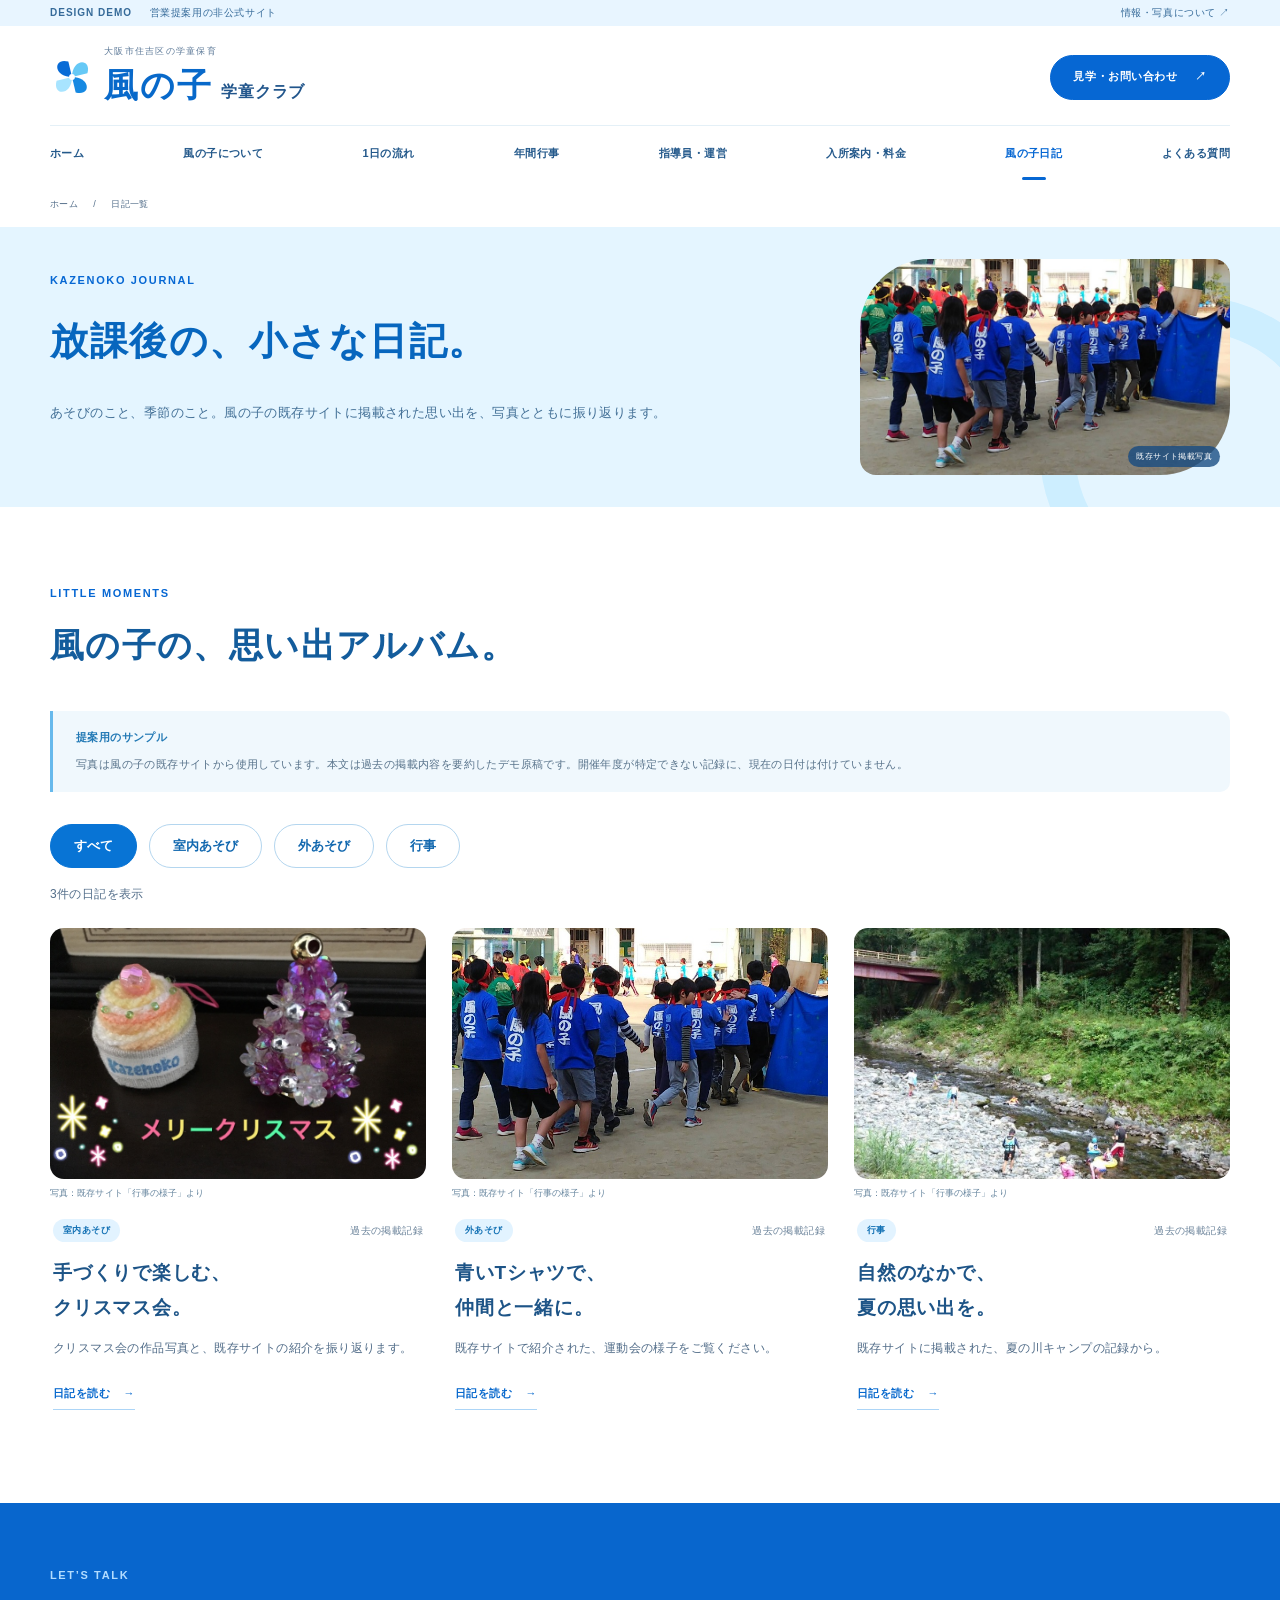
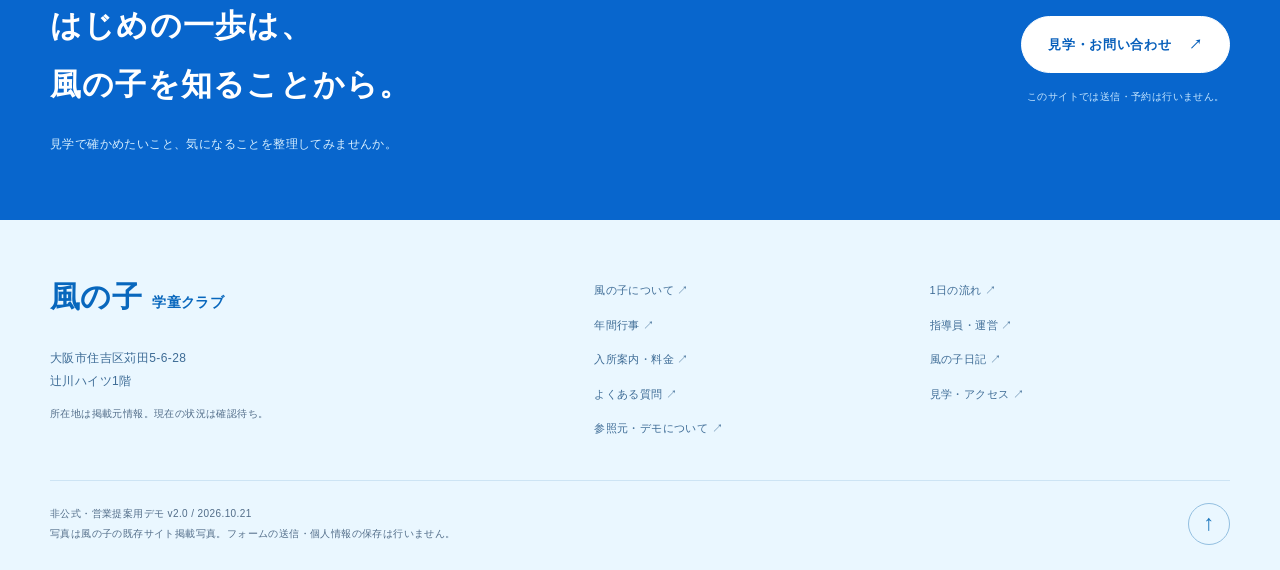
<file: diary.html>
<!doctype html>
<html lang="ja"><head><meta charset="utf-8"><meta name="viewport" content="width=device-width,initial-scale=1"><meta name="robots" content="noindex,nofollow,noarchive"><meta name="description" content="風の子学童クラブの営業提案用・非公式デモ。施設情報は掲載元を参照し、未確認事項を明示しています。"><meta http-equiv="Content-Security-Policy" content="default-src 'self' data:; script-src 'self'; style-src 'self'; img-src 'self' data:; connect-src 'none'; form-action 'none'; base-uri 'none'; frame-src 'none'; object-src 'none'"><title>日記一覧｜風の子学童クラブ・非公式デモ</title><link rel="icon" href="assets/wind.svg" type="image/svg+xml"><link rel="stylesheet" href="assets/base.css"><link rel="stylesheet" href="assets/style.css"><script src="assets/site.js" defer></script></head>
<body><a href="#main" class="skip-link">本文へ移動</a><div class="demo-bar"><div class="wrap"><span><b>DESIGN DEMO</b> 営業提案用の非公式サイト</span><a href="sources.html">情報・写真について ↗</a></div></div>
<header class="site-header"><div class="wrap header-top"><a href="index.html" class="brand" aria-label="風の子学童クラブ ホーム"><img src="assets/wind.svg" width="42" height="42" alt=""><span><small>大阪市住吉区の学童保育</small><strong>風の子<span>学童クラブ</span></strong></span></a><a href="contact.html" class="button header-contact">見学・お問い合わせ <span aria-hidden="true">↗</span></a><button class="menu-toggle" aria-controls="main-nav" aria-expanded="false" type="button">メニュー <span aria-hidden="true">☰</span></button></div><nav id="main-nav" class="main-nav wrap" aria-label="メインナビゲーション"><a href="index.html">ホーム</a><a href="about.html">風の子について</a><a href="day.html">1日の流れ</a><a href="events.html">年間行事</a><a href="team.html">指導員・運営</a><a href="admission.html">入所案内・料金</a><a href="diary.html" aria-current="page">風の子日記</a><a href="faq.html">よくある質問</a><a class="nav-contact" href="contact.html">見学・お問い合わせ</a></nav></header>
<nav class="breadcrumb wrap" aria-label="パンくず"><a href="index.html">ホーム</a><span aria-hidden="true">/</span><span>日記一覧</span></nav><main id="main"><div class="page-intro wrap"><p class="eyebrow">KAZENOKO JOURNAL</p><h1>放課後の、小さな日記。</h1><p class="lead">あそびのこと、季節のこと。風の子の既存サイトに掲載された思い出を、写真とともに振り返ります。</p><div class="page-thumb"><img src="assets/sports.jpg" alt="子どもたちの活動を表す既存サイト掲載写真" width="1536" height="1024"><span>既存サイト掲載写真</span></div></div><section class="section "><div class="wrap"><div class="section-heading"><p class="eyebrow">LITTLE MOMENTS</p><h2>風の子の、思い出アルバム。</h2></div><aside class="note"><strong>提案用のサンプル</strong><p>写真は風の子の既存サイトから使用しています。本文は過去の掲載内容を要約したデモ原稿です。開催年度が特定できない記録に、現在の日付は付けていません。</p></aside><div class="filters" role="group" aria-label="日記のカテゴリー"><button type="button" data-filter="すべて" aria-pressed="true">すべて</button><button type="button" data-filter="室内あそび" aria-pressed="false">室内あそび</button><button type="button" data-filter="外あそび" aria-pressed="false">外あそび</button><button type="button" data-filter="行事" aria-pressed="false">行事</button></div><p id="filter-status" class="muted" role="status" aria-live="polite">3件の日記を表示</p><div class="diary-grid"><article class="diary-card" data-category="室内あそび"><a href="diary-craft.html" class="diary-link"><figure class="photo "><img src="assets/christmas.jpg" alt="クリスマス会で紹介された手づくりの作品" width="850" height="637" loading="lazy"><figcaption>写真：既存サイト「行事の様子」より</figcaption></figure><div class="diary-copy"><div class="card-meta"><span class="pill">室内あそび</span><span>過去の掲載記録</span></div><h3>手づくりで楽しむ、<br>クリスマス会。</h3><p>クリスマス会の作品写真と、既存サイトの紹介を振り返ります。</p><span class="text-link">日記を読む <span aria-hidden="true">→</span></span></div></a></article><article class="diary-card" data-category="外あそび"><a href="diary-play.html" class="diary-link"><figure class="photo "><img src="assets/sports.jpg" alt="青い風の子Tシャツ姿で運動会に参加する子どもたち" width="850" height="637" loading="lazy"><figcaption>写真：既存サイト「行事の様子」より</figcaption></figure><div class="diary-copy"><div class="card-meta"><span class="pill">外あそび</span><span>過去の掲載記録</span></div><h3>青いTシャツで、<br>仲間と一緒に。</h3><p>既存サイトで紹介された、運動会の様子をご覧ください。</p><span class="text-link">日記を読む <span aria-hidden="true">→</span></span></div></a></article><article class="diary-card" data-category="行事"><a href="diary-camp.html" class="diary-link"><figure class="photo "><img src="assets/camp.jpg" alt="川と森の中で過ごす夏のキャンプ" width="850" height="637" loading="lazy"><figcaption>写真：既存サイト「行事の様子」より</figcaption></figure><div class="diary-copy"><div class="card-meta"><span class="pill">行事</span><span>過去の掲載記録</span></div><h3>自然のなかで、<br>夏の思い出を。</h3><p>既存サイトに掲載された、夏の川キャンプの記録から。</p><span class="text-link">日記を読む <span aria-hidden="true">→</span></span></div></a></article></div></div></section><section class="cta"><div class="wrap cta-inner"><div><p class="eyebrow">LET’S TALK</p><h2>はじめの一歩は、<br>風の子を知ることから。</h2><p>見学で確かめたいこと、気になることを整理してみませんか。</p></div><div><a class="button coral" href="contact.html">見学・お問い合わせ<span aria-hidden="true"> ↗</span></a><small>このサイトでは送信・予約は行いません。</small></div></div></section></main>
<footer class="site-footer"><div class="wrap"><div class="footer-top"><div><p class="footer-brand">風の子<span>学童クラブ</span></p><p>大阪市住吉区苅田5-6-28<br>辻川ハイツ1階</p><p class="muted">所在地は掲載元情報。現在の状況は確認待ち。</p></div><nav class="footer-nav" aria-label="フッターナビゲーション"><a class="" href="about.html">風の子について<span aria-hidden="true"> ↗</span></a><a class="" href="day.html">1日の流れ<span aria-hidden="true"> ↗</span></a><a class="" href="events.html">年間行事<span aria-hidden="true"> ↗</span></a><a class="" href="team.html">指導員・運営<span aria-hidden="true"> ↗</span></a><a class="" href="admission.html">入所案内・料金<span aria-hidden="true"> ↗</span></a><a class="" href="diary.html">風の子日記<span aria-hidden="true"> ↗</span></a><a class="" href="faq.html">よくある質問<span aria-hidden="true"> ↗</span></a><a class="" href="contact.html">見学・アクセス<span aria-hidden="true"> ↗</span></a><a class="" href="sources.html">参照元・デモについて<span aria-hidden="true"> ↗</span></a></nav></div><div class="footer-bottom"><p>非公式・営業提案用デモ v2.0 / 2026.10.21<br>写真は風の子の既存サイト掲載写真。フォームの送信・個人情報の保存は行いません。</p><a href="#top" class="back-top" aria-label="ページの先頭へ戻る">↑</a></div></div></footer><div id="top" class="top-anchor" aria-hidden="true"></div><noscript><p class="noscript">JavaScriptが無効です。ページ閲覧とFAQは利用できます。日記は全件表示、フォームの操作デモは無効です。</p></noscript></body></html>
</file>
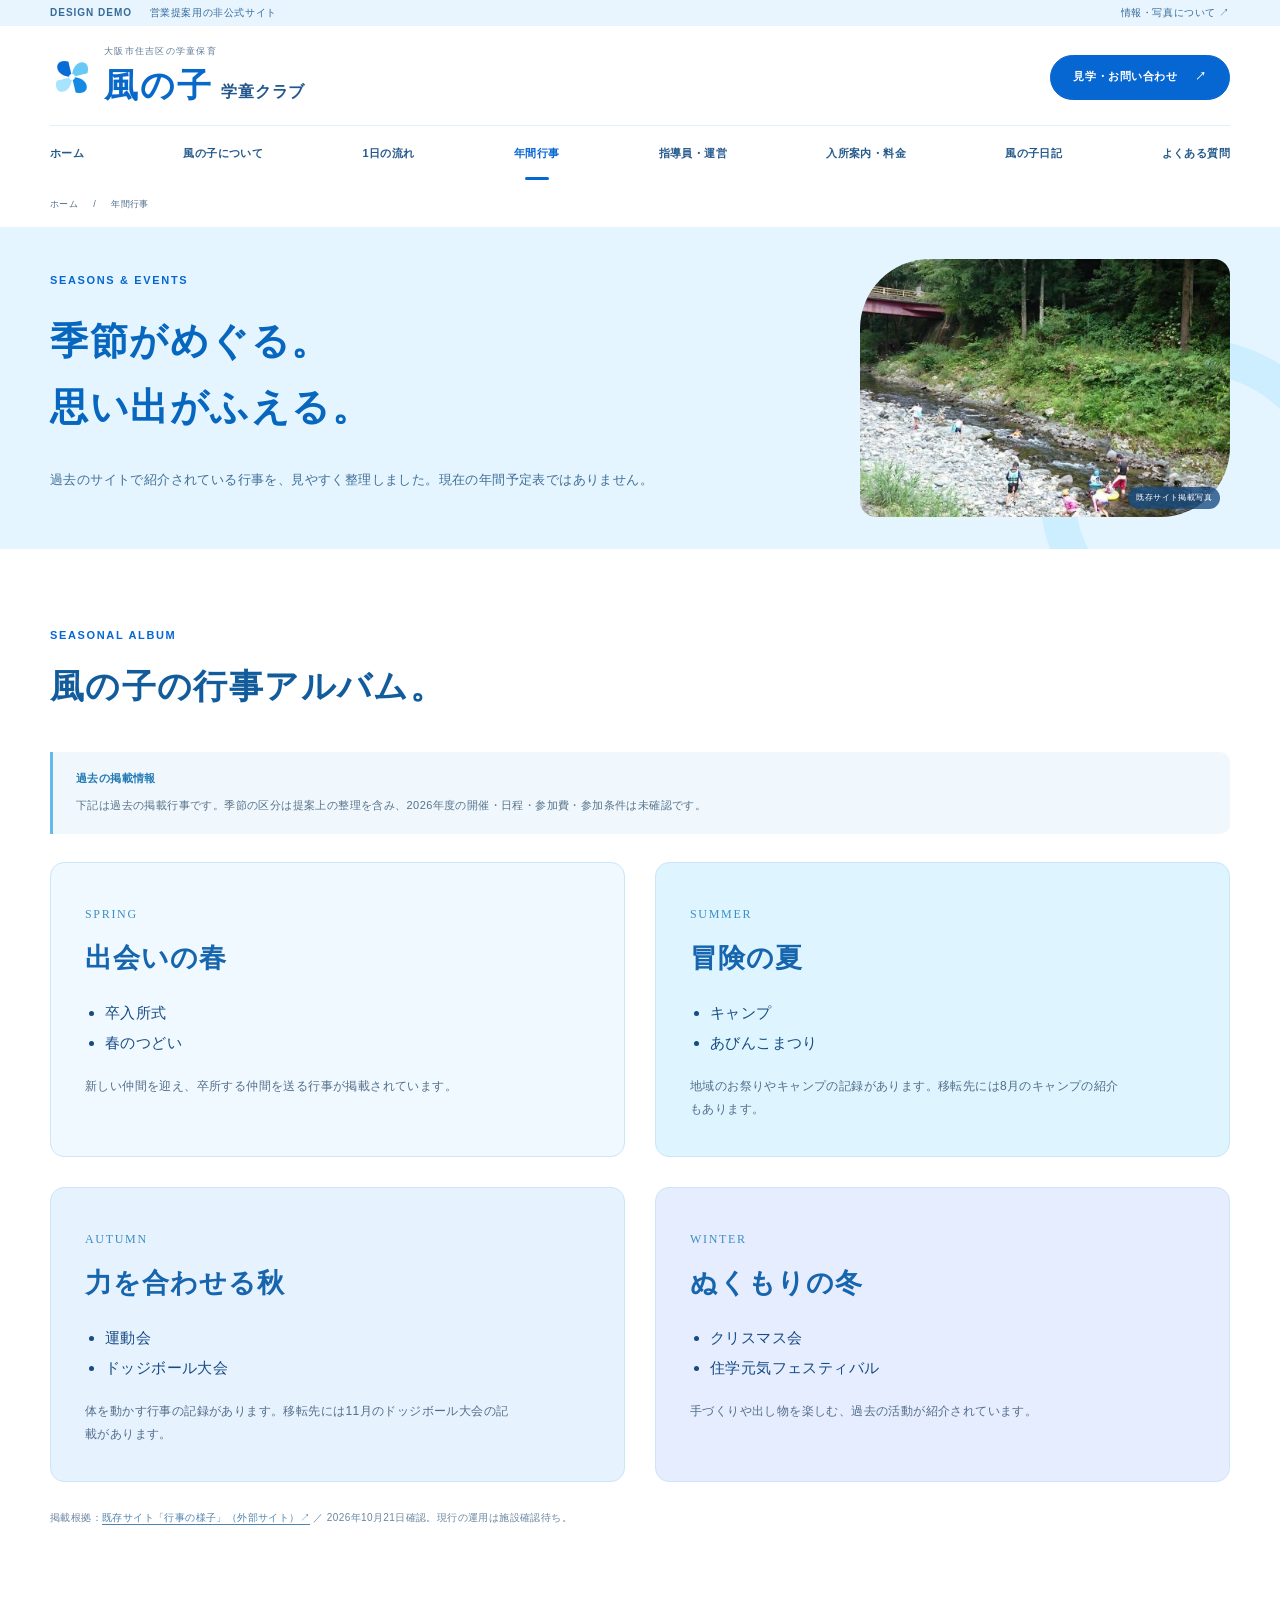
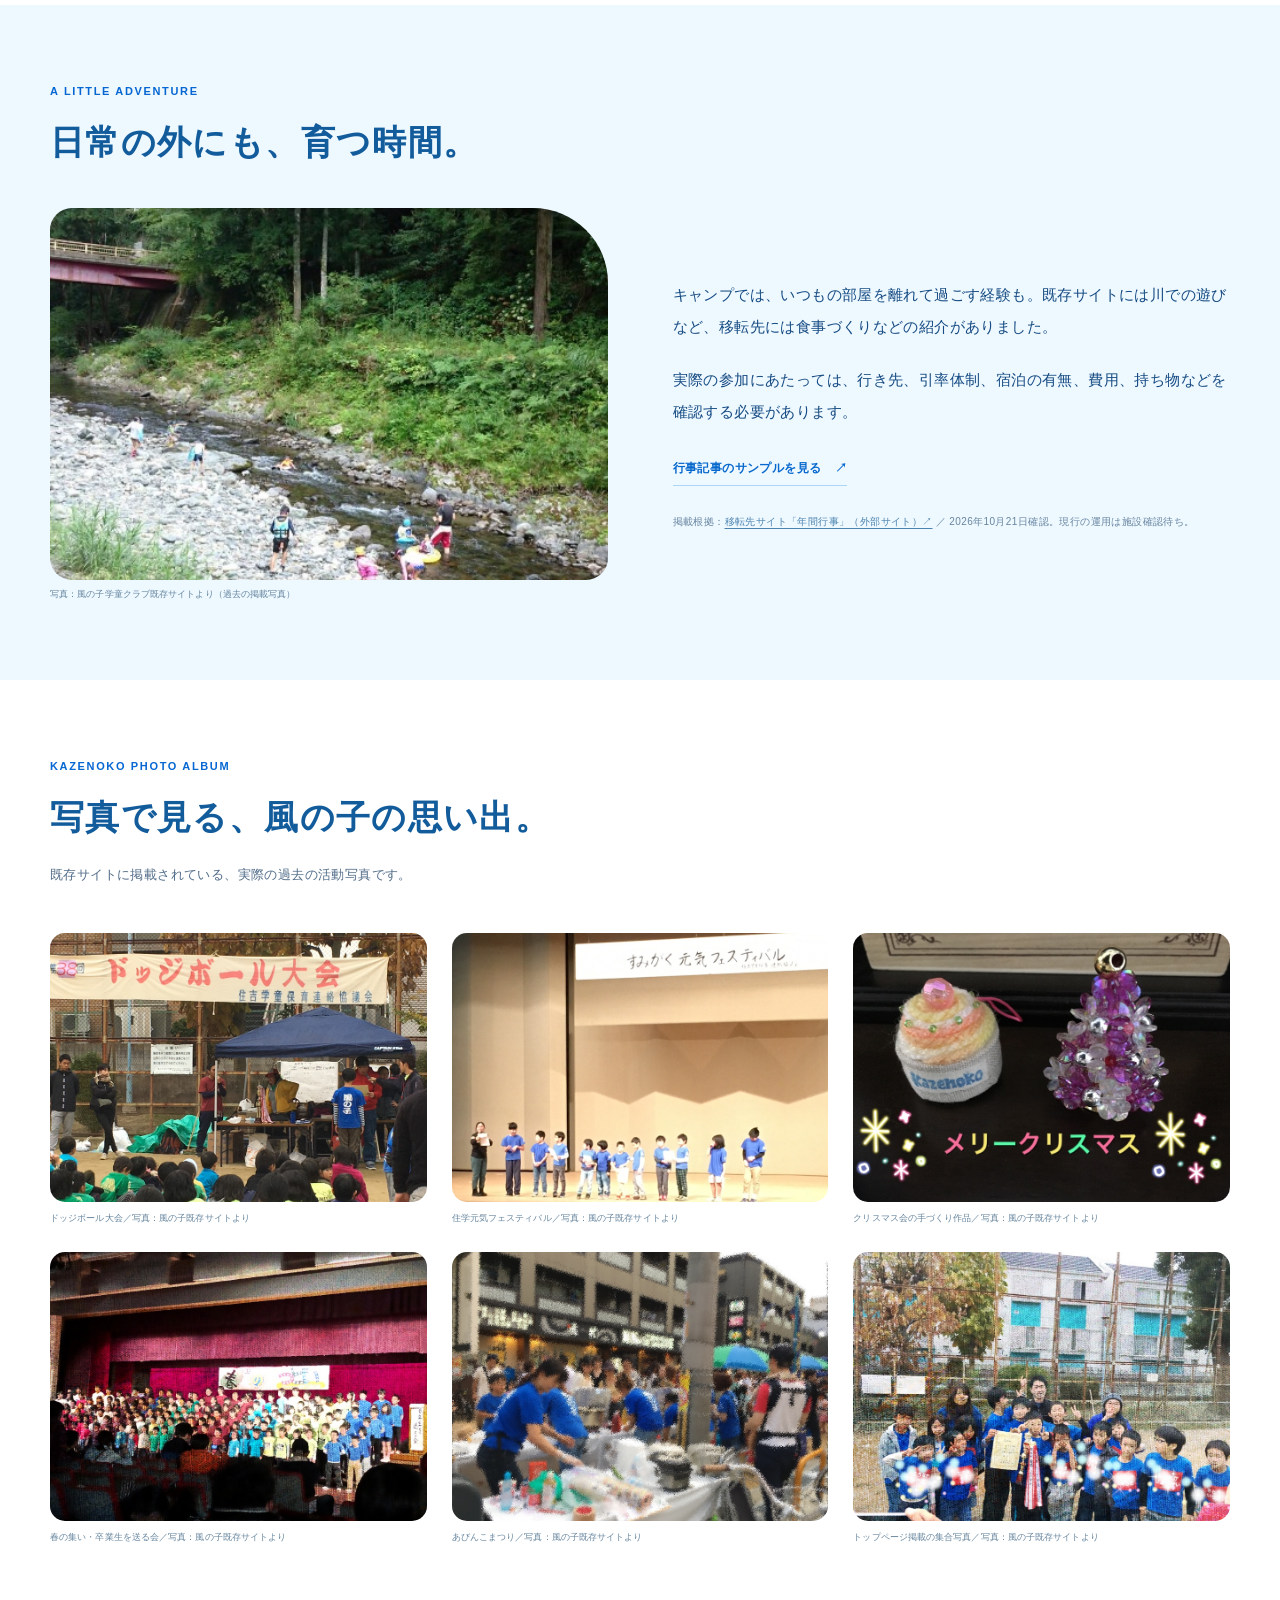
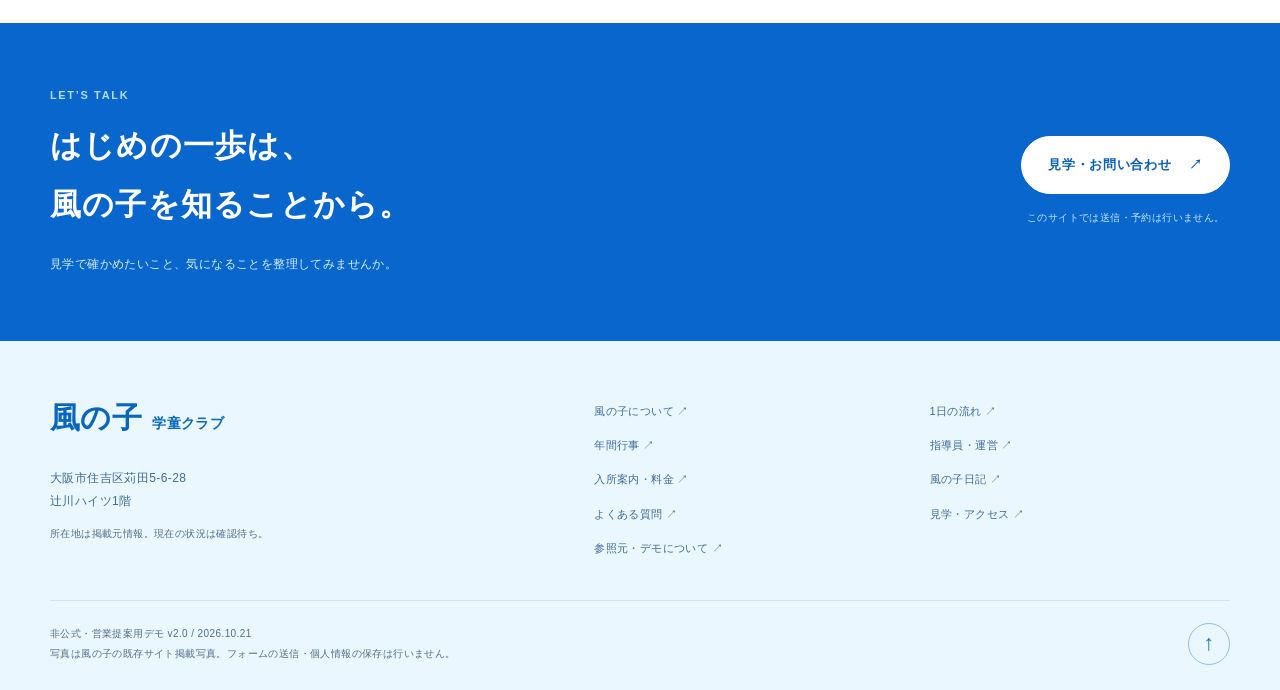
<file: events.html>
<!doctype html>
<html lang="ja"><head><meta charset="utf-8"><meta name="viewport" content="width=device-width,initial-scale=1"><meta name="robots" content="noindex,nofollow,noarchive"><meta name="description" content="風の子学童クラブの営業提案用・非公式デモ。施設情報は掲載元を参照し、未確認事項を明示しています。"><meta http-equiv="Content-Security-Policy" content="default-src 'self' data:; script-src 'self'; style-src 'self'; img-src 'self' data:; connect-src 'none'; form-action 'none'; base-uri 'none'; frame-src 'none'; object-src 'none'"><title>年間行事｜風の子学童クラブ・非公式デモ</title><link rel="icon" href="assets/wind.svg" type="image/svg+xml"><link rel="stylesheet" href="assets/base.css"><link rel="stylesheet" href="assets/style.css"><script src="assets/site.js" defer></script></head>
<body><a href="#main" class="skip-link">本文へ移動</a><div class="demo-bar"><div class="wrap"><span><b>DESIGN DEMO</b> 営業提案用の非公式サイト</span><a href="sources.html">情報・写真について ↗</a></div></div>
<header class="site-header"><div class="wrap header-top"><a href="index.html" class="brand" aria-label="風の子学童クラブ ホーム"><img src="assets/wind.svg" width="42" height="42" alt=""><span><small>大阪市住吉区の学童保育</small><strong>風の子<span>学童クラブ</span></strong></span></a><a href="contact.html" class="button header-contact">見学・お問い合わせ <span aria-hidden="true">↗</span></a><button class="menu-toggle" aria-controls="main-nav" aria-expanded="false" type="button">メニュー <span aria-hidden="true">☰</span></button></div><nav id="main-nav" class="main-nav wrap" aria-label="メインナビゲーション"><a href="index.html">ホーム</a><a href="about.html">風の子について</a><a href="day.html">1日の流れ</a><a href="events.html" aria-current="page">年間行事</a><a href="team.html">指導員・運営</a><a href="admission.html">入所案内・料金</a><a href="diary.html">風の子日記</a><a href="faq.html">よくある質問</a><a class="nav-contact" href="contact.html">見学・お問い合わせ</a></nav></header>
<nav class="breadcrumb wrap" aria-label="パンくず"><a href="index.html">ホーム</a><span aria-hidden="true">/</span><span>年間行事</span></nav><main id="main"><div class="page-intro wrap"><p class="eyebrow">SEASONS & EVENTS</p><h1>季節がめぐる。<br>思い出がふえる。</h1><p class="lead">過去のサイトで紹介されている行事を、見やすく整理しました。現在の年間予定表ではありません。</p><div class="page-thumb"><img src="assets/camp.jpg" alt="子どもたちの活動を表す既存サイト掲載写真" width="1536" height="1024"><span>既存サイト掲載写真</span></div></div><section class="section "><div class="wrap"><div class="section-heading"><p class="eyebrow">SEASONAL ALBUM</p><h2>風の子の行事アルバム。</h2></div><aside class="note"><strong>過去の掲載情報</strong><p>下記は過去の掲載行事です。季節の区分は提案上の整理を含み、2026年度の開催・日程・参加費・参加条件は未確認です。</p></aside><div class="season-grid"><article class="season"><span class="season-code">SPRING</span><h3>出会いの春</h3><ul><li>卒入所式</li><li>春のつどい</li></ul><p>新しい仲間を迎え、卒所する仲間を送る行事が掲載されています。</p></article><article class="season"><span class="season-code">SUMMER</span><h3>冒険の夏</h3><ul><li>キャンプ</li><li>あびんこまつり</li></ul><p>地域のお祭りやキャンプの記録があります。移転先には8月のキャンプの紹介もあります。</p></article><article class="season"><span class="season-code">AUTUMN</span><h3>力を合わせる秋</h3><ul><li>運動会</li><li>ドッジボール大会</li></ul><p>体を動かす行事の記録があります。移転先には11月のドッジボール大会の記載があります。</p></article><article class="season"><span class="season-code">WINTER</span><h3>ぬくもりの冬</h3><ul><li>クリスマス会</li><li>住学元気フェスティバル</li></ul><p>手づくりや出し物を楽しむ、過去の活動が紹介されています。</p></article></div><p class="source">掲載根拠：<a href="https://kazenoko.crayonsite.net/p/3/" target="_blank" rel="noopener noreferrer">既存サイト「行事の様子」（外部サイト）↗</a> ／ 2026年10月21日確認。現行の運用は施設確認待ち。</p></div></section><section class="section soft"><div class="wrap"><div class="section-heading"><p class="eyebrow">A LITTLE ADVENTURE</p><h2>日常の外にも、育つ時間。</h2></div><div class="split"><figure class="photo organic"><img src="assets/camp.jpg" alt="既存サイトに掲載された夏の川キャンプ（既存サイト掲載写真）" width="1536" height="1024" loading="lazy"><figcaption>写真：風の子学童クラブ既存サイトより（過去の掲載写真）</figcaption></figure><div class="prose"><p>キャンプでは、いつもの部屋を離れて過ごす経験も。既存サイトには川での遊びなど、移転先には食事づくりなどの紹介がありました。</p><p>実際の参加にあたっては、行き先、引率体制、宿泊の有無、費用、持ち物などを確認する必要があります。</p><a class="text-link" href="diary-camp.html">行事記事のサンプルを見る<span aria-hidden="true"> ↗</span></a><p class="source">掲載根拠：<a href="https://kazenokosumiyoshi.amebaownd.com/pages/4061005/page_202007171344" target="_blank" rel="noopener noreferrer">移転先サイト「年間行事」（外部サイト）↗</a> ／ 2026年10月21日確認。現行の運用は施設確認待ち。</p></div></div></div></section><section class="section"><div class="wrap"><div class="section-heading"><p class="eyebrow">KAZENOKO PHOTO ALBUM</p><h2>写真で見る、風の子の思い出。</h2><p class="section-desc">既存サイトに掲載されている、実際の過去の活動写真です。</p></div><div class="event-photos"><figure class="photo "><img src="assets/dodgeball.jpg" alt="ドッジボール大会" width="850" height="637" loading="lazy"><figcaption>ドッジボール大会／写真：風の子既存サイトより</figcaption></figure><figure class="photo "><img src="assets/festival.jpg" alt="住学元気フェスティバル" width="850" height="637" loading="lazy"><figcaption>住学元気フェスティバル／写真：風の子既存サイトより</figcaption></figure><figure class="photo "><img src="assets/christmas.jpg" alt="クリスマス会の手づくり作品" width="850" height="637" loading="lazy"><figcaption>クリスマス会の手づくり作品／写真：風の子既存サイトより</figcaption></figure><figure class="photo "><img src="assets/spring.jpg" alt="春の集い・卒業生を送る会" width="850" height="637" loading="lazy"><figcaption>春の集い・卒業生を送る会／写真：風の子既存サイトより</figcaption></figure><figure class="photo "><img src="assets/summer-festival.jpg" alt="あびんこまつり" width="850" height="637" loading="lazy"><figcaption>あびんこまつり／写真：風の子既存サイトより</figcaption></figure><figure class="photo "><img src="assets/header.jpg" alt="トップページ掲載の集合写真" width="850" height="637" loading="lazy"><figcaption>トップページ掲載の集合写真／写真：風の子既存サイトより</figcaption></figure></div></div></section><section class="cta"><div class="wrap cta-inner"><div><p class="eyebrow">LET’S TALK</p><h2>はじめの一歩は、<br>風の子を知ることから。</h2><p>見学で確かめたいこと、気になることを整理してみませんか。</p></div><div><a class="button coral" href="contact.html">見学・お問い合わせ<span aria-hidden="true"> ↗</span></a><small>このサイトでは送信・予約は行いません。</small></div></div></section></main>
<footer class="site-footer"><div class="wrap"><div class="footer-top"><div><p class="footer-brand">風の子<span>学童クラブ</span></p><p>大阪市住吉区苅田5-6-28<br>辻川ハイツ1階</p><p class="muted">所在地は掲載元情報。現在の状況は確認待ち。</p></div><nav class="footer-nav" aria-label="フッターナビゲーション"><a class="" href="about.html">風の子について<span aria-hidden="true"> ↗</span></a><a class="" href="day.html">1日の流れ<span aria-hidden="true"> ↗</span></a><a class="" href="events.html">年間行事<span aria-hidden="true"> ↗</span></a><a class="" href="team.html">指導員・運営<span aria-hidden="true"> ↗</span></a><a class="" href="admission.html">入所案内・料金<span aria-hidden="true"> ↗</span></a><a class="" href="diary.html">風の子日記<span aria-hidden="true"> ↗</span></a><a class="" href="faq.html">よくある質問<span aria-hidden="true"> ↗</span></a><a class="" href="contact.html">見学・アクセス<span aria-hidden="true"> ↗</span></a><a class="" href="sources.html">参照元・デモについて<span aria-hidden="true"> ↗</span></a></nav></div><div class="footer-bottom"><p>非公式・営業提案用デモ v2.0 / 2026.10.21<br>写真は風の子の既存サイト掲載写真。フォームの送信・個人情報の保存は行いません。</p><a href="#top" class="back-top" aria-label="ページの先頭へ戻る">↑</a></div></div></footer><div id="top" class="top-anchor" aria-hidden="true"></div><noscript><p class="noscript">JavaScriptが無効です。ページ閲覧とFAQは利用できます。日記は全件表示、フォームの操作デモは無効です。</p></noscript></body></html>
</file>
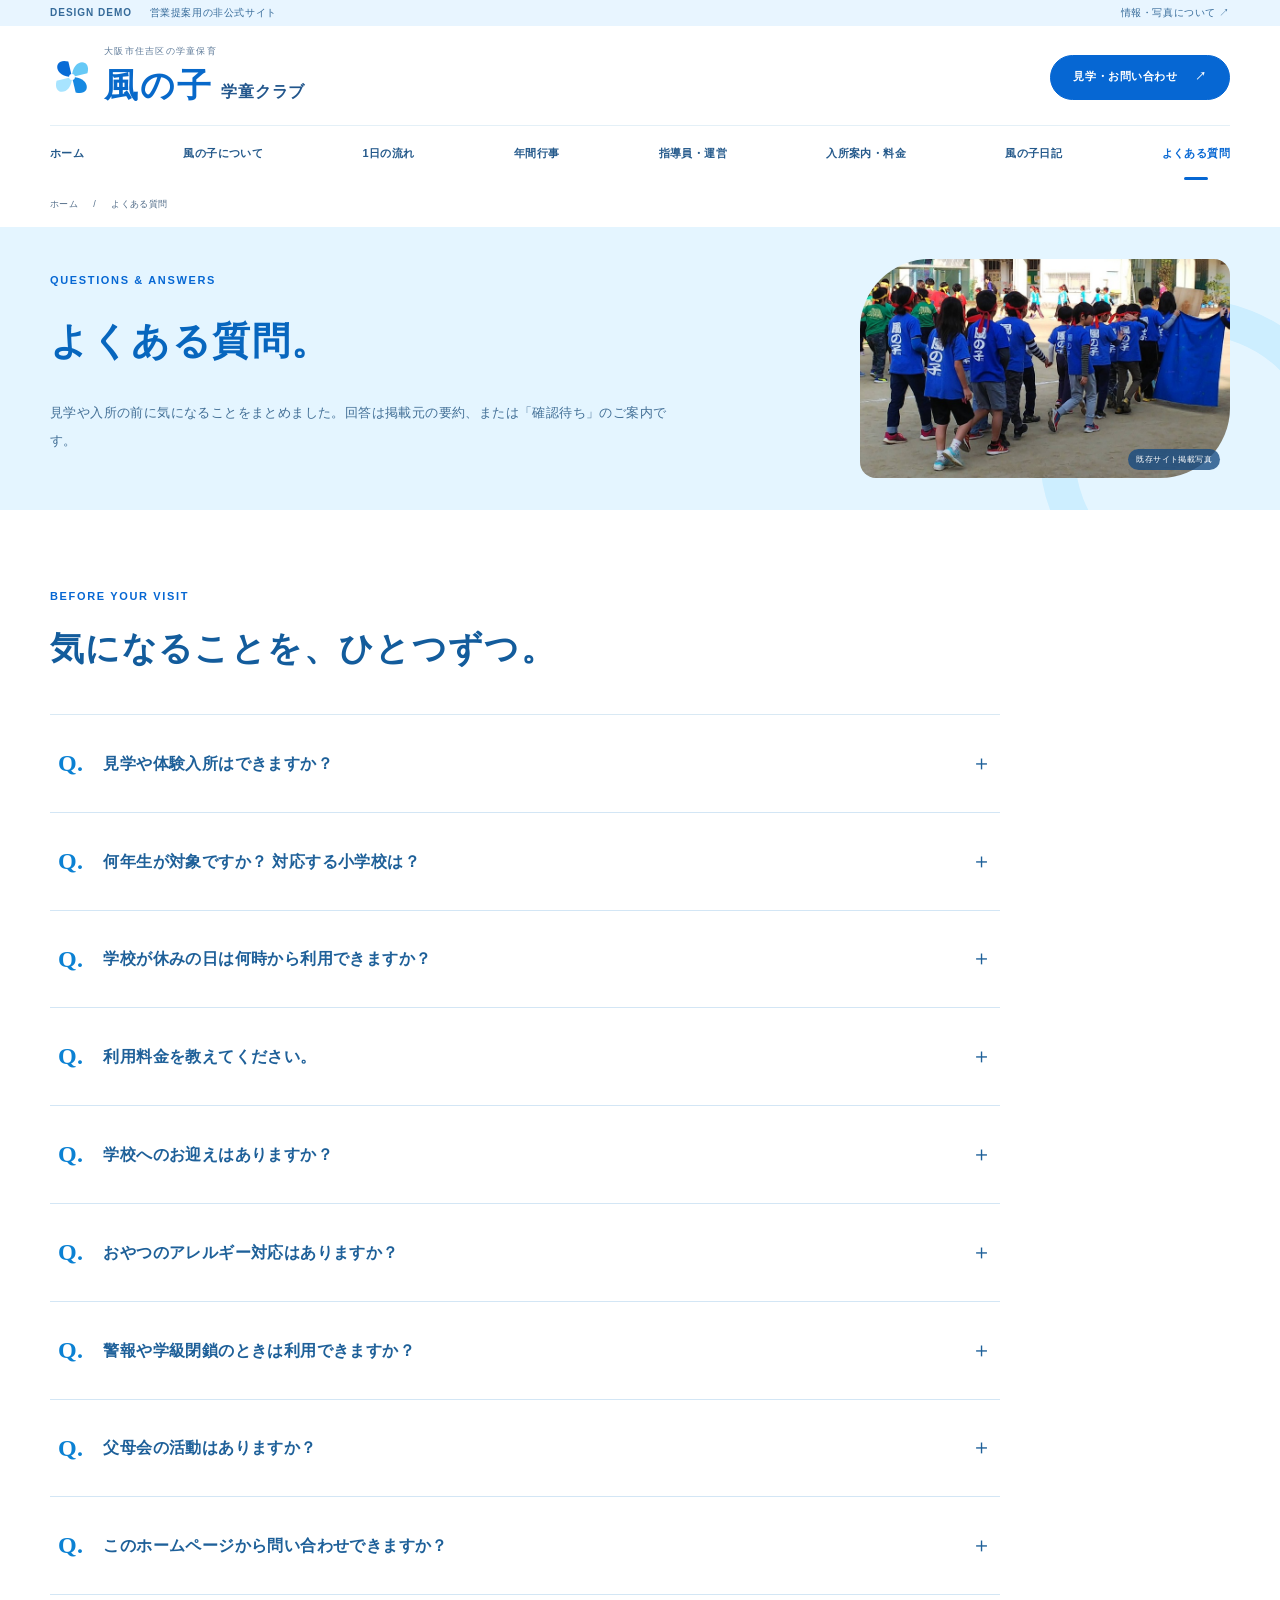
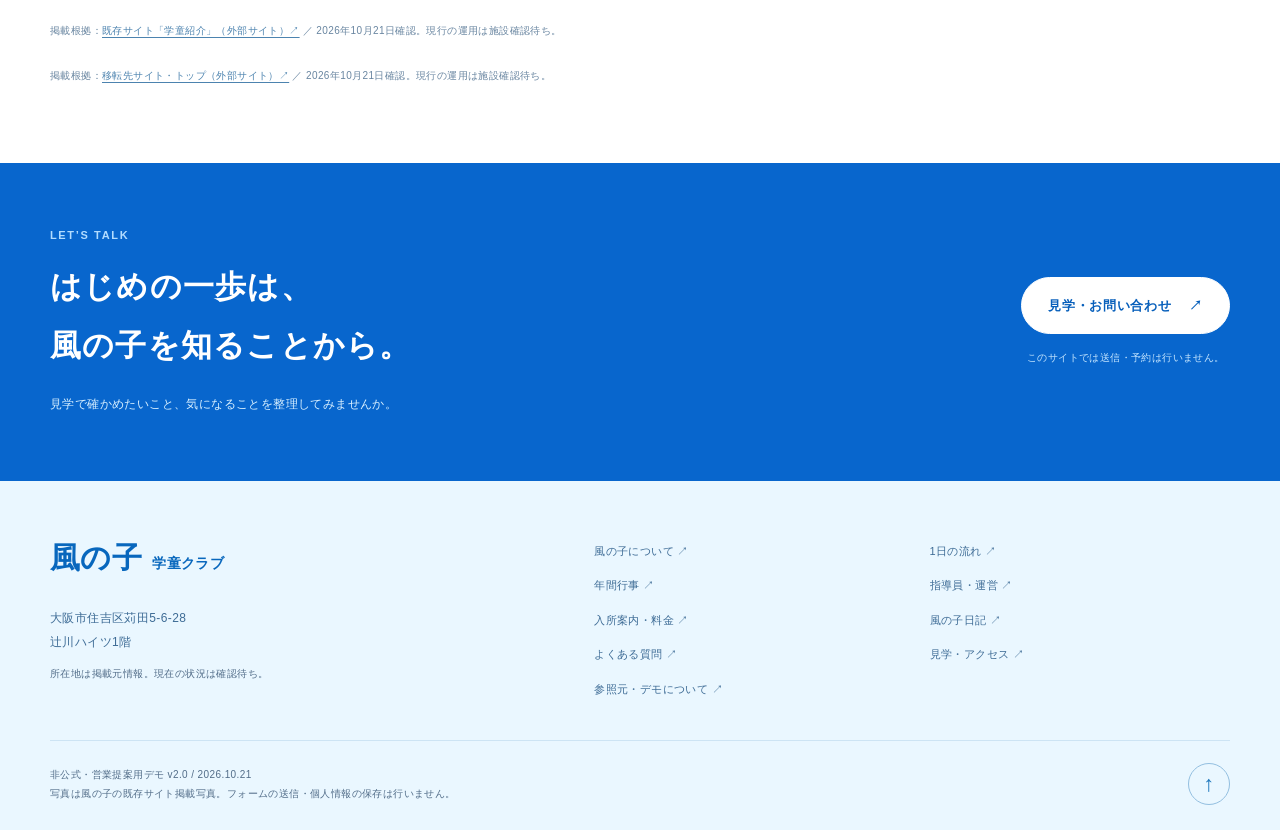
<file: faq.html>
<!doctype html>
<html lang="ja"><head><meta charset="utf-8"><meta name="viewport" content="width=device-width,initial-scale=1"><meta name="robots" content="noindex,nofollow,noarchive"><meta name="description" content="風の子学童クラブの営業提案用・非公式デモ。施設情報は掲載元を参照し、未確認事項を明示しています。"><meta http-equiv="Content-Security-Policy" content="default-src 'self' data:; script-src 'self'; style-src 'self'; img-src 'self' data:; connect-src 'none'; form-action 'none'; base-uri 'none'; frame-src 'none'; object-src 'none'"><title>よくある質問｜風の子学童クラブ・非公式デモ</title><link rel="icon" href="assets/wind.svg" type="image/svg+xml"><link rel="stylesheet" href="assets/base.css"><link rel="stylesheet" href="assets/style.css"><script src="assets/site.js" defer></script></head>
<body><a href="#main" class="skip-link">本文へ移動</a><div class="demo-bar"><div class="wrap"><span><b>DESIGN DEMO</b> 営業提案用の非公式サイト</span><a href="sources.html">情報・写真について ↗</a></div></div>
<header class="site-header"><div class="wrap header-top"><a href="index.html" class="brand" aria-label="風の子学童クラブ ホーム"><img src="assets/wind.svg" width="42" height="42" alt=""><span><small>大阪市住吉区の学童保育</small><strong>風の子<span>学童クラブ</span></strong></span></a><a href="contact.html" class="button header-contact">見学・お問い合わせ <span aria-hidden="true">↗</span></a><button class="menu-toggle" aria-controls="main-nav" aria-expanded="false" type="button">メニュー <span aria-hidden="true">☰</span></button></div><nav id="main-nav" class="main-nav wrap" aria-label="メインナビゲーション"><a href="index.html">ホーム</a><a href="about.html">風の子について</a><a href="day.html">1日の流れ</a><a href="events.html">年間行事</a><a href="team.html">指導員・運営</a><a href="admission.html">入所案内・料金</a><a href="diary.html">風の子日記</a><a href="faq.html" aria-current="page">よくある質問</a><a class="nav-contact" href="contact.html">見学・お問い合わせ</a></nav></header>
<nav class="breadcrumb wrap" aria-label="パンくず"><a href="index.html">ホーム</a><span aria-hidden="true">/</span><span>よくある質問</span></nav><main id="main"><div class="page-intro wrap"><p class="eyebrow">QUESTIONS & ANSWERS</p><h1>よくある質問。</h1><p class="lead">見学や入所の前に気になることをまとめました。回答は掲載元の要約、または「確認待ち」のご案内です。</p><div class="page-thumb"><img src="assets/sports.jpg" alt="子どもたちの活動を表す既存サイト掲載写真" width="1536" height="1024"><span>既存サイト掲載写真</span></div></div><section class="section "><div class="wrap"><div class="section-heading"><p class="eyebrow">BEFORE YOUR VISIT</p><h2>気になることを、ひとつずつ。</h2></div><div class="faq-list"><details><summary><span class="q-mark">Q.</span>見学や体験入所はできますか？<span class="plus" aria-hidden="true">＋</span></summary><div class="answer"><span>A.</span><p>移転先サイトには見学・体験入所を受け付ける案内があります。現在の受付状況、実施日、予約方法は施設に確認が必要です。デモフォームで予約はできません。</p></div></details><details><summary><span class="q-mark">Q.</span>何年生が対象ですか？ 対応する小学校は？<span class="plus" aria-hidden="true">＋</span></summary><div class="answer"><span>A.</span><p>掲載情報では小学1〜6年生、苅田・長居・苅田北・苅田南の4小学校が紹介されています。現在の対象と受入枠は確認してください。</p></div></details><details><summary><span class="q-mark">Q.</span>学校が休みの日は何時から利用できますか？<span class="plus" aria-hidden="true">＋</span></summary><div class="answer"><span>A.</span><p>既存サイトには学校休校日8:00〜19:15の記載があります。現在の開所日、土曜・長期休暇・祝日の扱いは施設への確認が必要です。</p></div></details><details><summary><span class="q-mark">Q.</span>利用料金を教えてください。<span class="plus" aria-hidden="true">＋</span></summary><div class="answer"><span>A.</span><p>具体的な現行金額は確認できていません。旧サイトには学年別の料金設定、きょうだい・ひとり親家庭の割引の記載があります。詳しくは「入所案内・料金」の確認項目をご覧ください。</p></div></details><details><summary><span class="q-mark">Q.</span>学校へのお迎えはありますか？<span class="plus" aria-hidden="true">＋</span></summary><div class="answer"><span>A.</span><p>旧サイトには苅田小以外の希望者を迎えに行く記載があります。現在の実施校・条件・担当者・移動方法は必ず施設に確認してください。</p></div></details><details><summary><span class="q-mark">Q.</span>おやつのアレルギー対応はありますか？<span class="plus" aria-hidden="true">＋</span></summary><div class="answer"><span>A.</span><p>未確認です。対応の可否、持参のルール、緊急時対応について入所前に相談・確認してください。このデモでは対応可能と案内していません。</p></div></details><details><summary><span class="q-mark">Q.</span>警報や学級閉鎖のときは利用できますか？<span class="plus" aria-hidden="true">＋</span></summary><div class="answer"><span>A.</span><p>旧サイトには対応する旨の記載がありますが、現在の感染症対応や気象警報時のルールは未確認です。当日の利用判断は必ず施設の正式な案内に従ってください。</p></div></details><details><summary><span class="q-mark">Q.</span>父母会の活動はありますか？<span class="plus" aria-hidden="true">＋</span></summary><div class="answer"><span>A.</span><p>既存サイトには父母会と指導員の共同運営、定例会などの記載があります。現行の参加頻度や役割、費用は確認が必要です。</p></div></details><details><summary><span class="q-mark">Q.</span>このホームページから問い合わせできますか？<span class="plus" aria-hidden="true">＋</span></summary><div class="answer"><span>A.</span><p>このサイトは営業提案用の非公式デモです。フォームは入力・確認の操作体験のみで、送信・予約・個人情報の保存は行いません。実際の連絡は掲載元で最新の連絡方法をご確認ください。</p></div></details></div><p class="source">掲載根拠：<a href="https://kazenoko.crayonsite.net/p/2/" target="_blank" rel="noopener noreferrer">既存サイト「学童紹介」（外部サイト）↗</a> ／ 2026年10月21日確認。現行の運用は施設確認待ち。</p><p class="source">掲載根拠：<a href="https://kazenokosumiyoshi.amebaownd.com/" target="_blank" rel="noopener noreferrer">移転先サイト・トップ（外部サイト）↗</a> ／ 2026年10月21日確認。現行の運用は施設確認待ち。</p></div></section><section class="cta"><div class="wrap cta-inner"><div><p class="eyebrow">LET’S TALK</p><h2>はじめの一歩は、<br>風の子を知ることから。</h2><p>見学で確かめたいこと、気になることを整理してみませんか。</p></div><div><a class="button coral" href="contact.html">見学・お問い合わせ<span aria-hidden="true"> ↗</span></a><small>このサイトでは送信・予約は行いません。</small></div></div></section></main>
<footer class="site-footer"><div class="wrap"><div class="footer-top"><div><p class="footer-brand">風の子<span>学童クラブ</span></p><p>大阪市住吉区苅田5-6-28<br>辻川ハイツ1階</p><p class="muted">所在地は掲載元情報。現在の状況は確認待ち。</p></div><nav class="footer-nav" aria-label="フッターナビゲーション"><a class="" href="about.html">風の子について<span aria-hidden="true"> ↗</span></a><a class="" href="day.html">1日の流れ<span aria-hidden="true"> ↗</span></a><a class="" href="events.html">年間行事<span aria-hidden="true"> ↗</span></a><a class="" href="team.html">指導員・運営<span aria-hidden="true"> ↗</span></a><a class="" href="admission.html">入所案内・料金<span aria-hidden="true"> ↗</span></a><a class="" href="diary.html">風の子日記<span aria-hidden="true"> ↗</span></a><a class="" href="faq.html">よくある質問<span aria-hidden="true"> ↗</span></a><a class="" href="contact.html">見学・アクセス<span aria-hidden="true"> ↗</span></a><a class="" href="sources.html">参照元・デモについて<span aria-hidden="true"> ↗</span></a></nav></div><div class="footer-bottom"><p>非公式・営業提案用デモ v2.0 / 2026.10.21<br>写真は風の子の既存サイト掲載写真。フォームの送信・個人情報の保存は行いません。</p><a href="#top" class="back-top" aria-label="ページの先頭へ戻る">↑</a></div></div></footer><div id="top" class="top-anchor" aria-hidden="true"></div><noscript><p class="noscript">JavaScriptが無効です。ページ閲覧とFAQは利用できます。日記は全件表示、フォームの操作デモは無効です。</p></noscript></body></html>
</file>
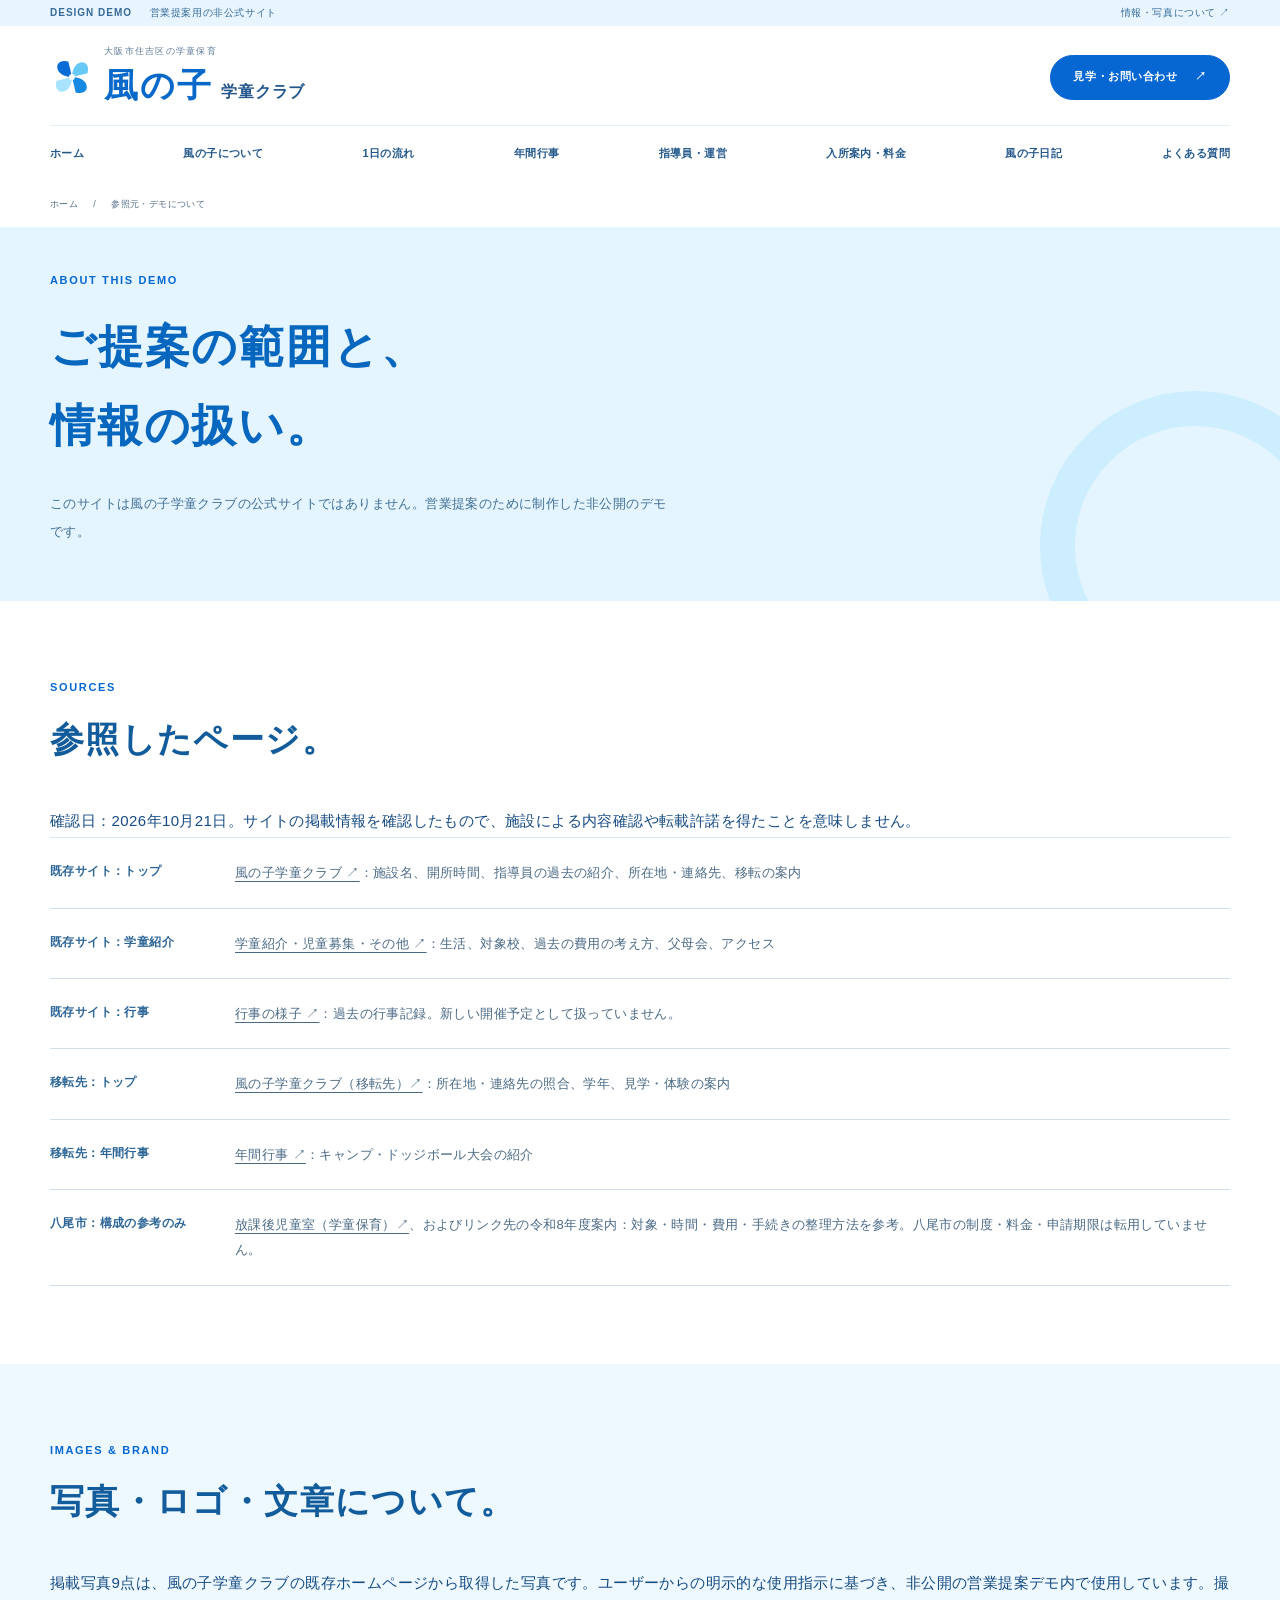
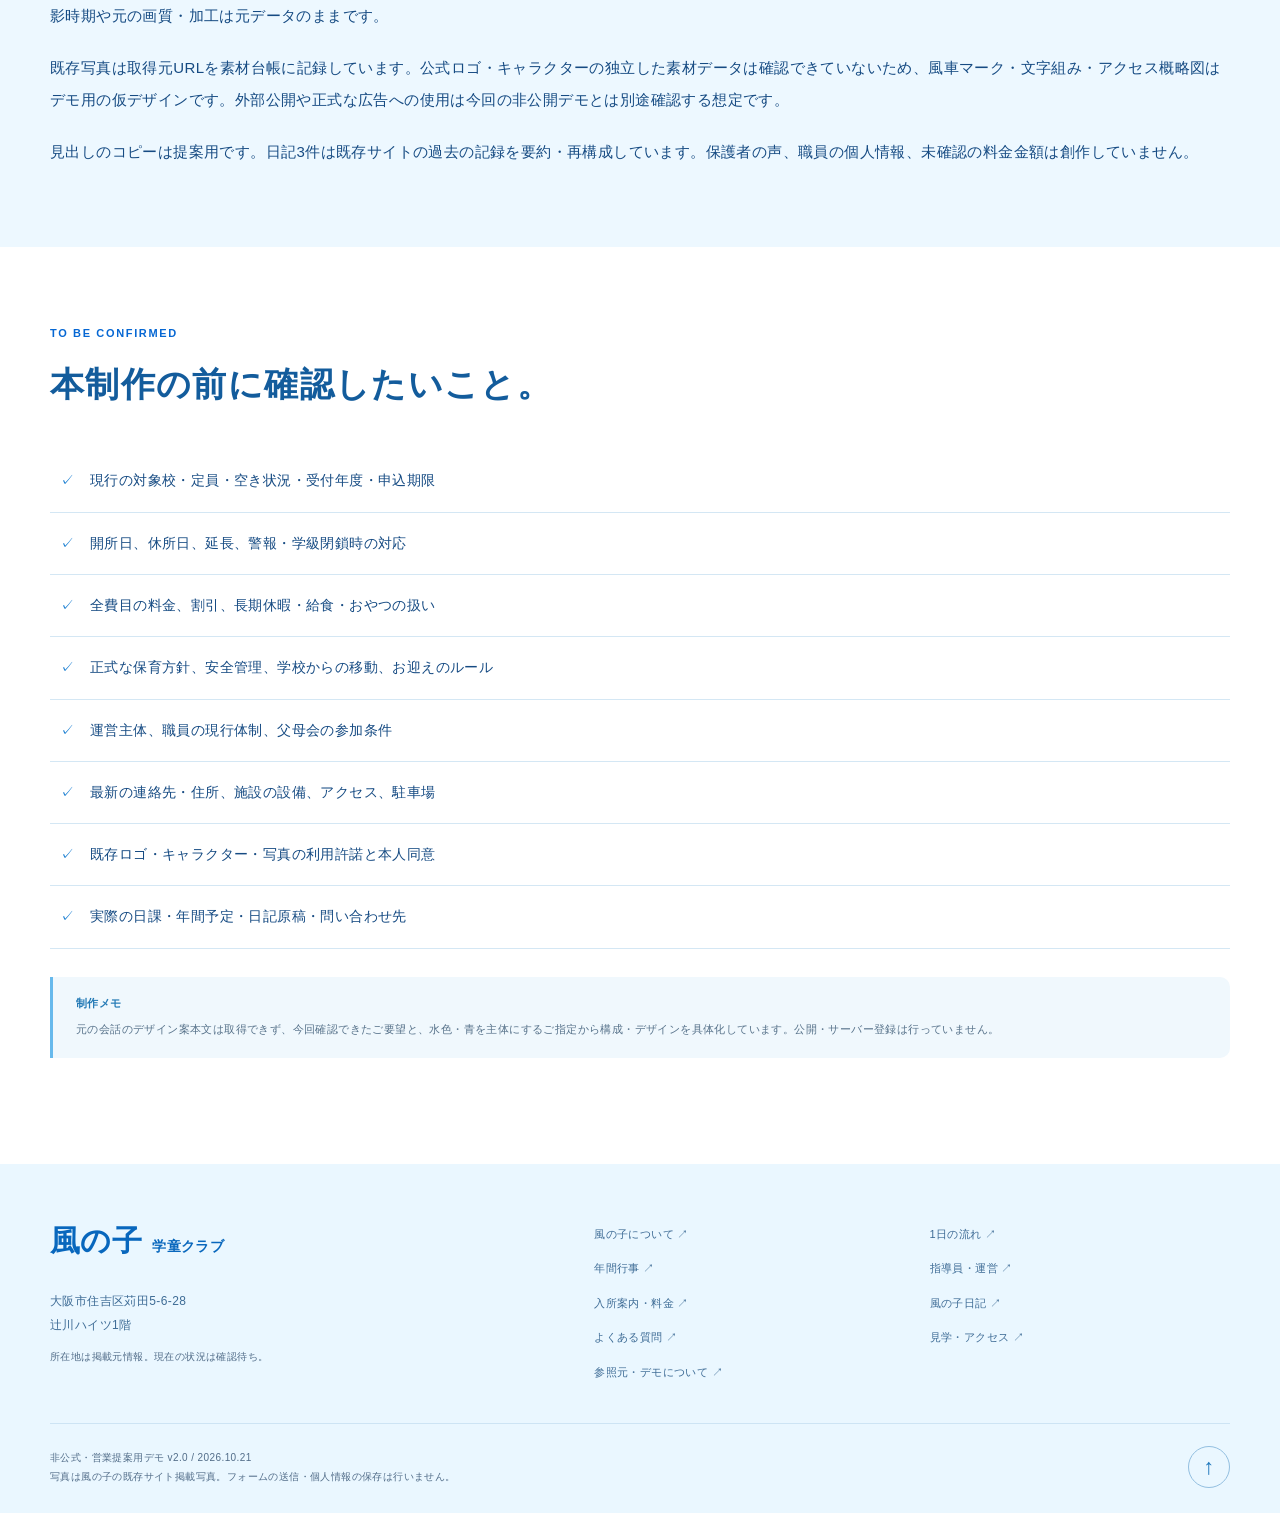
<file: sources.html>
<!doctype html>
<html lang="ja"><head><meta charset="utf-8"><meta name="viewport" content="width=device-width,initial-scale=1"><meta name="robots" content="noindex,nofollow,noarchive"><meta name="description" content="風の子学童クラブの営業提案用・非公式デモ。施設情報は掲載元を参照し、未確認事項を明示しています。"><meta http-equiv="Content-Security-Policy" content="default-src 'self' data:; script-src 'self'; style-src 'self'; img-src 'self' data:; connect-src 'none'; form-action 'none'; base-uri 'none'; frame-src 'none'; object-src 'none'"><title>参照元・デモについて｜風の子学童クラブ・非公式デモ</title><link rel="icon" href="assets/wind.svg" type="image/svg+xml"><link rel="stylesheet" href="assets/base.css"><link rel="stylesheet" href="assets/style.css"><script src="assets/site.js" defer></script></head>
<body><a href="#main" class="skip-link">本文へ移動</a><div class="demo-bar"><div class="wrap"><span><b>DESIGN DEMO</b> 営業提案用の非公式サイト</span><a href="sources.html">情報・写真について ↗</a></div></div>
<header class="site-header"><div class="wrap header-top"><a href="index.html" class="brand" aria-label="風の子学童クラブ ホーム"><img src="assets/wind.svg" width="42" height="42" alt=""><span><small>大阪市住吉区の学童保育</small><strong>風の子<span>学童クラブ</span></strong></span></a><a href="contact.html" class="button header-contact">見学・お問い合わせ <span aria-hidden="true">↗</span></a><button class="menu-toggle" aria-controls="main-nav" aria-expanded="false" type="button">メニュー <span aria-hidden="true">☰</span></button></div><nav id="main-nav" class="main-nav wrap" aria-label="メインナビゲーション"><a href="index.html">ホーム</a><a href="about.html">風の子について</a><a href="day.html">1日の流れ</a><a href="events.html">年間行事</a><a href="team.html">指導員・運営</a><a href="admission.html">入所案内・料金</a><a href="diary.html">風の子日記</a><a href="faq.html">よくある質問</a><a class="nav-contact" href="contact.html">見学・お問い合わせ</a></nav></header>
<nav class="breadcrumb wrap" aria-label="パンくず"><a href="index.html">ホーム</a><span aria-hidden="true">/</span><span>参照元・デモについて</span></nav><main id="main"><div class="page-intro wrap"><p class="eyebrow">ABOUT THIS DEMO</p><h1>ご提案の範囲と、<br>情報の扱い。</h1><p class="lead">このサイトは風の子学童クラブの公式サイトではありません。営業提案のために制作した非公開のデモです。</p></div><section class="section "><div class="wrap"><div class="section-heading"><p class="eyebrow">SOURCES</p><h2>参照したページ。</h2></div><div class="prose"><p>確認日：2026年10月21日。サイトの掲載情報を確認したもので、施設による内容確認や転載許諾を得たことを意味しません。</p></div><dl class="facts"><div><dt>既存サイト：トップ</dt><dd><a href="https://kazenoko.crayonsite.net/" target="_blank" rel="noopener noreferrer">風の子学童クラブ ↗</a>：施設名、開所時間、指導員の過去の紹介、所在地・連絡先、移転の案内</dd></div><div><dt>既存サイト：学童紹介</dt><dd><a href="https://kazenoko.crayonsite.net/p/2/" target="_blank" rel="noopener noreferrer">学童紹介・児童募集・その他 ↗</a>：生活、対象校、過去の費用の考え方、父母会、アクセス</dd></div><div><dt>既存サイト：行事</dt><dd><a href="https://kazenoko.crayonsite.net/p/3/" target="_blank" rel="noopener noreferrer">行事の様子 ↗</a>：過去の行事記録。新しい開催予定として扱っていません。</dd></div><div><dt>移転先：トップ</dt><dd><a href="https://kazenokosumiyoshi.amebaownd.com/" target="_blank" rel="noopener noreferrer">風の子学童クラブ（移転先）↗</a>：所在地・連絡先の照合、学年、見学・体験の案内</dd></div><div><dt>移転先：年間行事</dt><dd><a href="https://kazenokosumiyoshi.amebaownd.com/pages/4061005/page_202007171344" target="_blank" rel="noopener noreferrer">年間行事 ↗</a>：キャンプ・ドッジボール大会の紹介</dd></div><div><dt>八尾市：構成の参考のみ</dt><dd><a href="https://www.city.yao.osaka.jp/kosodate_kyouiku/shou_chu_gimukyouikugakkou/1004074/index.html" target="_blank" rel="noopener noreferrer">放課後児童室（学童保育）↗</a>、およびリンク先の令和8年度案内：対象・時間・費用・手続きの整理方法を参考。八尾市の制度・料金・申請期限は転用していません。</dd></div></dl></div></section><section class="section soft"><div class="wrap"><div class="section-heading"><p class="eyebrow">IMAGES & BRAND</p><h2>写真・ロゴ・文章について。</h2></div><div class="prose"><p>掲載写真9点は、風の子学童クラブの既存ホームページから取得した写真です。ユーザーからの明示的な使用指示に基づき、非公開の営業提案デモ内で使用しています。撮影時期や元の画質・加工は元データのままです。</p><p>既存写真は取得元URLを素材台帳に記録しています。公式ロゴ・キャラクターの独立した素材データは確認できていないため、風車マーク・文字組み・アクセス概略図はデモ用の仮デザインです。外部公開や正式な広告への使用は今回の非公開デモとは別途確認する想定です。</p><p>見出しのコピーは提案用です。日記3件は既存サイトの過去の記録を要約・再構成しています。保護者の声、職員の個人情報、未確認の料金金額は創作していません。</p></div></div></section><section class="section "><div class="wrap"><div class="section-heading"><p class="eyebrow">TO BE CONFIRMED</p><h2>本制作の前に確認したいこと。</h2></div><ul class="check-list"><li>現行の対象校・定員・空き状況・受付年度・申込期限</li><li>開所日、休所日、延長、警報・学級閉鎖時の対応</li><li>全費目の料金、割引、長期休暇・給食・おやつの扱い</li><li>正式な保育方針、安全管理、学校からの移動、お迎えのルール</li><li>運営主体、職員の現行体制、父母会の参加条件</li><li>最新の連絡先・住所、施設の設備、アクセス、駐車場</li><li>既存ロゴ・キャラクター・写真の利用許諾と本人同意</li><li>実際の日課・年間予定・日記原稿・問い合わせ先</li></ul><aside class="note"><strong>制作メモ</strong><p>元の会話のデザイン案本文は取得できず、今回確認できたご要望と、水色・青を主体にするご指定から構成・デザインを具体化しています。公開・サーバー登録は行っていません。</p></aside></div></section></main>
<footer class="site-footer"><div class="wrap"><div class="footer-top"><div><p class="footer-brand">風の子<span>学童クラブ</span></p><p>大阪市住吉区苅田5-6-28<br>辻川ハイツ1階</p><p class="muted">所在地は掲載元情報。現在の状況は確認待ち。</p></div><nav class="footer-nav" aria-label="フッターナビゲーション"><a class="" href="about.html">風の子について<span aria-hidden="true"> ↗</span></a><a class="" href="day.html">1日の流れ<span aria-hidden="true"> ↗</span></a><a class="" href="events.html">年間行事<span aria-hidden="true"> ↗</span></a><a class="" href="team.html">指導員・運営<span aria-hidden="true"> ↗</span></a><a class="" href="admission.html">入所案内・料金<span aria-hidden="true"> ↗</span></a><a class="" href="diary.html">風の子日記<span aria-hidden="true"> ↗</span></a><a class="" href="faq.html">よくある質問<span aria-hidden="true"> ↗</span></a><a class="" href="contact.html">見学・アクセス<span aria-hidden="true"> ↗</span></a><a class="" href="sources.html">参照元・デモについて<span aria-hidden="true"> ↗</span></a></nav></div><div class="footer-bottom"><p>非公式・営業提案用デモ v2.0 / 2026.10.21<br>写真は風の子の既存サイト掲載写真。フォームの送信・個人情報の保存は行いません。</p><a href="#top" class="back-top" aria-label="ページの先頭へ戻る">↑</a></div></div></footer><div id="top" class="top-anchor" aria-hidden="true"></div><noscript><p class="noscript">JavaScriptが無効です。ページ閲覧とFAQは利用できます。日記は全件表示、フォームの操作デモは無効です。</p></noscript></body></html>
</file>
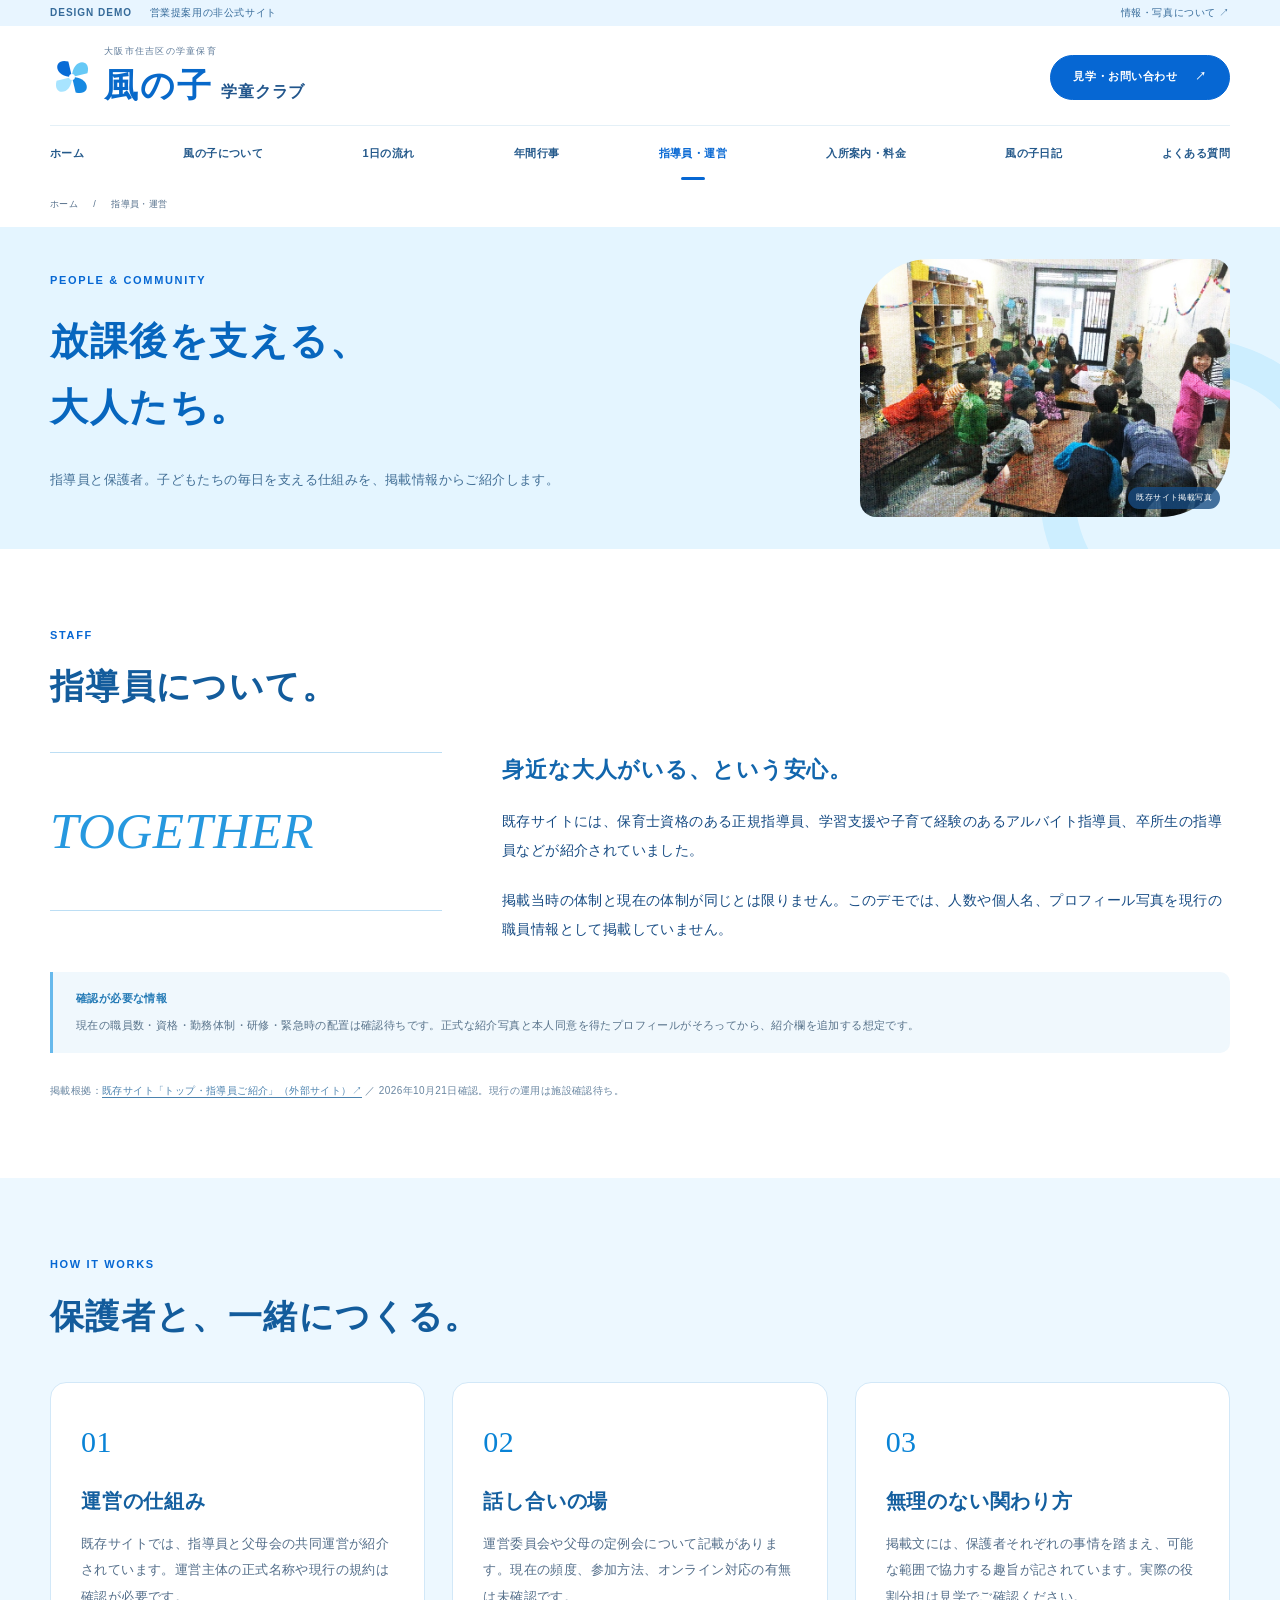
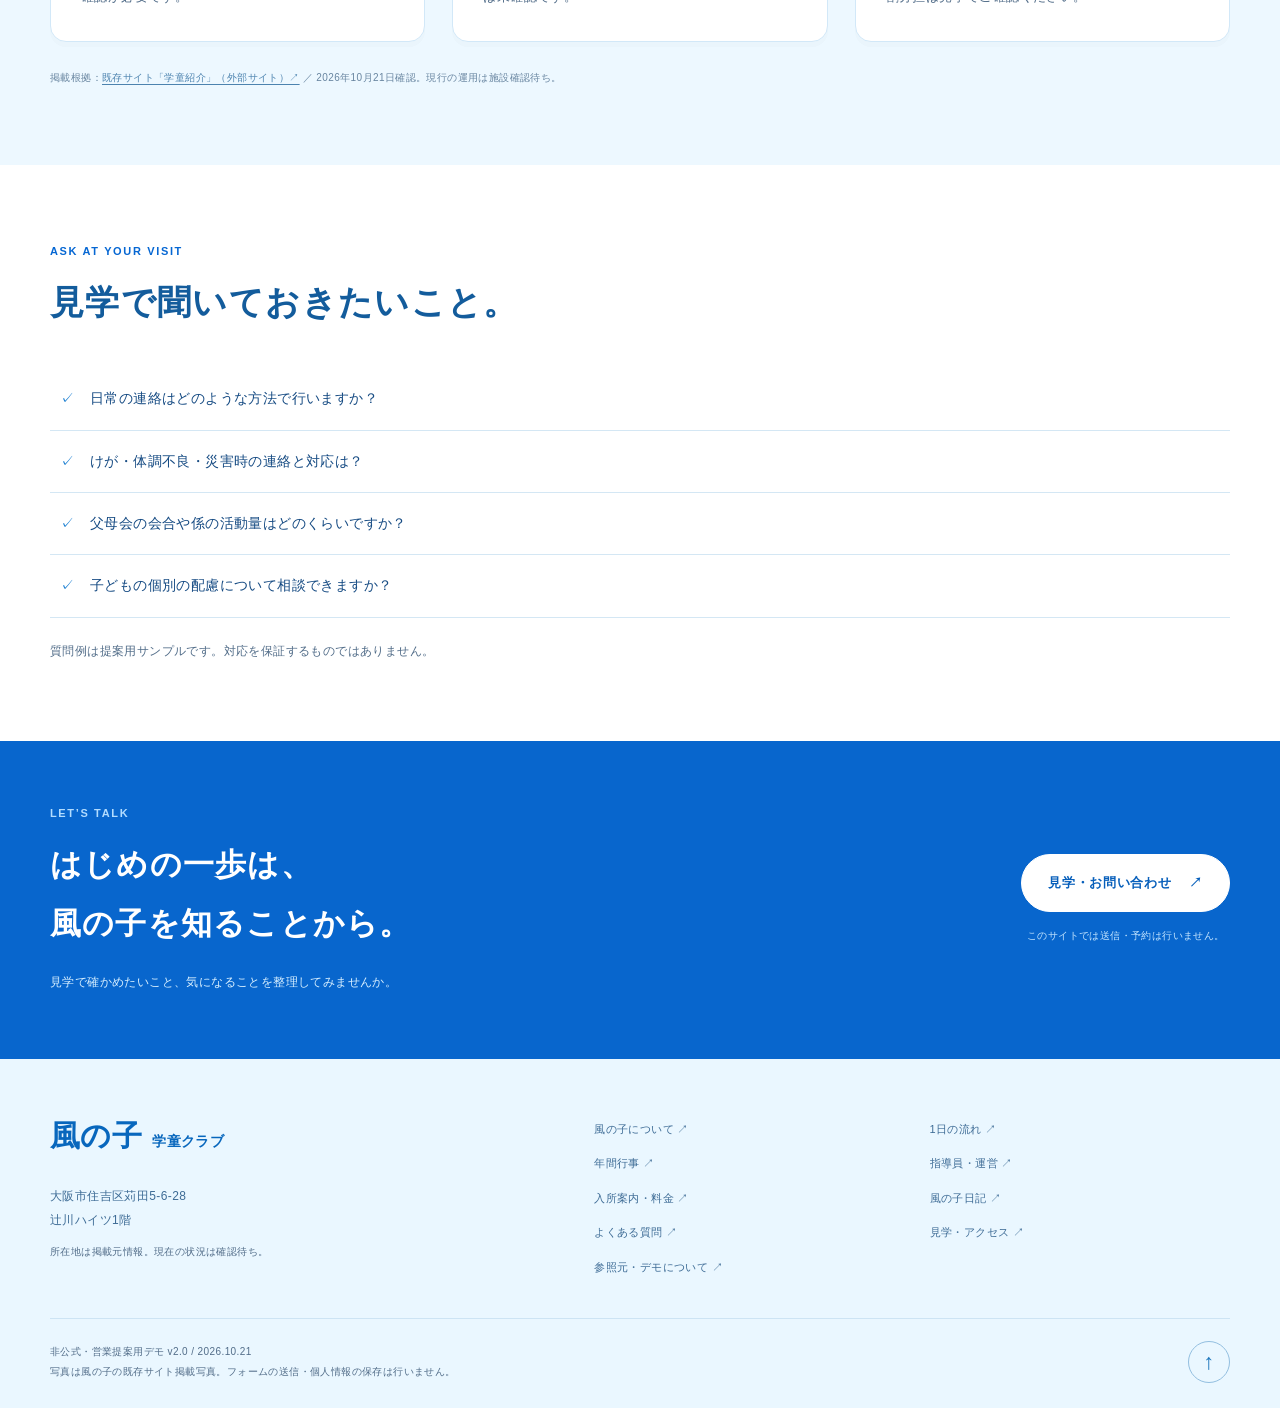
<file: team.html>
<!doctype html>
<html lang="ja"><head><meta charset="utf-8"><meta name="viewport" content="width=device-width,initial-scale=1"><meta name="robots" content="noindex,nofollow,noarchive"><meta name="description" content="風の子学童クラブの営業提案用・非公式デモ。施設情報は掲載元を参照し、未確認事項を明示しています。"><meta http-equiv="Content-Security-Policy" content="default-src 'self' data:; script-src 'self'; style-src 'self'; img-src 'self' data:; connect-src 'none'; form-action 'none'; base-uri 'none'; frame-src 'none'; object-src 'none'"><title>指導員・運営｜風の子学童クラブ・非公式デモ</title><link rel="icon" href="assets/wind.svg" type="image/svg+xml"><link rel="stylesheet" href="assets/base.css"><link rel="stylesheet" href="assets/style.css"><script src="assets/site.js" defer></script></head>
<body><a href="#main" class="skip-link">本文へ移動</a><div class="demo-bar"><div class="wrap"><span><b>DESIGN DEMO</b> 営業提案用の非公式サイト</span><a href="sources.html">情報・写真について ↗</a></div></div>
<header class="site-header"><div class="wrap header-top"><a href="index.html" class="brand" aria-label="風の子学童クラブ ホーム"><img src="assets/wind.svg" width="42" height="42" alt=""><span><small>大阪市住吉区の学童保育</small><strong>風の子<span>学童クラブ</span></strong></span></a><a href="contact.html" class="button header-contact">見学・お問い合わせ <span aria-hidden="true">↗</span></a><button class="menu-toggle" aria-controls="main-nav" aria-expanded="false" type="button">メニュー <span aria-hidden="true">☰</span></button></div><nav id="main-nav" class="main-nav wrap" aria-label="メインナビゲーション"><a href="index.html">ホーム</a><a href="about.html">風の子について</a><a href="day.html">1日の流れ</a><a href="events.html">年間行事</a><a href="team.html" aria-current="page">指導員・運営</a><a href="admission.html">入所案内・料金</a><a href="diary.html">風の子日記</a><a href="faq.html">よくある質問</a><a class="nav-contact" href="contact.html">見学・お問い合わせ</a></nav></header>
<nav class="breadcrumb wrap" aria-label="パンくず"><a href="index.html">ホーム</a><span aria-hidden="true">/</span><span>指導員・運営</span></nav><main id="main"><div class="page-intro wrap"><p class="eyebrow">PEOPLE & COMMUNITY</p><h1>放課後を支える、<br>大人たち。</h1><p class="lead">指導員と保護者。子どもたちの毎日を支える仕組みを、掲載情報からご紹介します。</p><div class="page-thumb"><img src="assets/top.jpg" alt="子どもたちの活動を表す既存サイト掲載写真" width="1536" height="1024"><span>既存サイト掲載写真</span></div></div><section class="section "><div class="wrap"><div class="section-heading"><p class="eyebrow">STAFF</p><h2>指導員について。</h2></div><div class="editorial-block"><span class="large-word" aria-hidden="true">TOGETHER</span><div><h3>身近な大人がいる、という安心。</h3><p>既存サイトには、保育士資格のある正規指導員、学習支援や子育て経験のあるアルバイト指導員、卒所生の指導員などが紹介されていました。</p><p>掲載当時の体制と現在の体制が同じとは限りません。このデモでは、人数や個人名、プロフィール写真を現行の職員情報として掲載していません。</p></div></div><aside class="note"><strong>確認が必要な情報</strong><p>現在の職員数・資格・勤務体制・研修・緊急時の配置は確認待ちです。正式な紹介写真と本人同意を得たプロフィールがそろってから、紹介欄を追加する想定です。</p></aside><p class="source">掲載根拠：<a href="https://kazenoko.crayonsite.net/" target="_blank" rel="noopener noreferrer">既存サイト「トップ・指導員ご紹介」（外部サイト）↗</a> ／ 2026年10月21日確認。現行の運用は施設確認待ち。</p></div></section><section class="section soft"><div class="wrap"><div class="section-heading"><p class="eyebrow">HOW IT WORKS</p><h2>保護者と、一緒につくる。</h2></div><div class="cards"><article class="info-card"><span class="card-number">01</span><h3>運営の仕組み</h3><p>既存サイトでは、指導員と父母会の共同運営が紹介されています。運営主体の正式名称や現行の規約は確認が必要です。</p></article><article class="info-card"><span class="card-number">02</span><h3>話し合いの場</h3><p>運営委員会や父母の定例会について記載があります。現在の頻度、参加方法、オンライン対応の有無は未確認です。</p></article><article class="info-card"><span class="card-number">03</span><h3>無理のない関わり方</h3><p>掲載文には、保護者それぞれの事情を踏まえ、可能な範囲で協力する趣旨が記されています。実際の役割分担は見学でご確認ください。</p></article></div><p class="source">掲載根拠：<a href="https://kazenoko.crayonsite.net/p/2/" target="_blank" rel="noopener noreferrer">既存サイト「学童紹介」（外部サイト）↗</a> ／ 2026年10月21日確認。現行の運用は施設確認待ち。</p></div></section><section class="section "><div class="wrap"><div class="section-heading"><p class="eyebrow">ASK AT YOUR VISIT</p><h2>見学で聞いておきたいこと。</h2></div><ul class="check-list"><li>日常の連絡はどのような方法で行いますか？</li><li>けが・体調不良・災害時の連絡と対応は？</li><li>父母会の会合や係の活動量はどのくらいですか？</li><li>子どもの個別の配慮について相談できますか？</li></ul><p class="muted">質問例は提案用サンプルです。対応を保証するものではありません。</p></div></section><section class="cta"><div class="wrap cta-inner"><div><p class="eyebrow">LET’S TALK</p><h2>はじめの一歩は、<br>風の子を知ることから。</h2><p>見学で確かめたいこと、気になることを整理してみませんか。</p></div><div><a class="button coral" href="contact.html">見学・お問い合わせ<span aria-hidden="true"> ↗</span></a><small>このサイトでは送信・予約は行いません。</small></div></div></section></main>
<footer class="site-footer"><div class="wrap"><div class="footer-top"><div><p class="footer-brand">風の子<span>学童クラブ</span></p><p>大阪市住吉区苅田5-6-28<br>辻川ハイツ1階</p><p class="muted">所在地は掲載元情報。現在の状況は確認待ち。</p></div><nav class="footer-nav" aria-label="フッターナビゲーション"><a class="" href="about.html">風の子について<span aria-hidden="true"> ↗</span></a><a class="" href="day.html">1日の流れ<span aria-hidden="true"> ↗</span></a><a class="" href="events.html">年間行事<span aria-hidden="true"> ↗</span></a><a class="" href="team.html">指導員・運営<span aria-hidden="true"> ↗</span></a><a class="" href="admission.html">入所案内・料金<span aria-hidden="true"> ↗</span></a><a class="" href="diary.html">風の子日記<span aria-hidden="true"> ↗</span></a><a class="" href="faq.html">よくある質問<span aria-hidden="true"> ↗</span></a><a class="" href="contact.html">見学・アクセス<span aria-hidden="true"> ↗</span></a><a class="" href="sources.html">参照元・デモについて<span aria-hidden="true"> ↗</span></a></nav></div><div class="footer-bottom"><p>非公式・営業提案用デモ v2.0 / 2026.10.21<br>写真は風の子の既存サイト掲載写真。フォームの送信・個人情報の保存は行いません。</p><a href="#top" class="back-top" aria-label="ページの先頭へ戻る">↑</a></div></div></footer><div id="top" class="top-anchor" aria-hidden="true"></div><noscript><p class="noscript">JavaScriptが無効です。ページ閲覧とFAQは利用できます。日記は全件表示、フォームの操作デモは無効です。</p></noscript></body></html>
</file>
<file: assets/base.css>
:root{--ink:#254d5a;--muted:#5c7278;--paper:#fcfaf5;--soft:#f1f3e9;--blue:#edf4f6;--red:#cf513b;--line:#d9ded6;--gold:#e7b75b;--radius:22px}*{box-sizing:border-box}html{scroll-behavior:smooth;scroll-padding-top:25px}body{margin:0;background:var(--paper);color:var(--ink);font-family:'Yu Gothic','Hiragino Kaku Gothic ProN',Meiryo,sans-serif;font-size:16px;line-height:1.95;letter-spacing:.035em}img{max-width:100%;height:auto;display:block}a{color:inherit;text-decoration:none}button,input,textarea,select{font:inherit}button,a,input,select,textarea,summary{-webkit-tap-highlight-color:transparent}button{cursor:pointer}a:focus-visible,button:focus-visible,summary:focus-visible,input:focus-visible,select:focus-visible,textarea:focus-visible{outline:3px solid #a94621;outline-offset:5px}a:hover{text-decoration:underline;text-underline-offset:5px}h1,h2,h3,p,figure{margin:0}h1,h2,h3{font-family:'Yu Gothic','Hiragino Maru Gothic ProN',Meiryo,sans-serif;font-weight:800;letter-spacing:.045em;line-height:1.65}h1{font-size:clamp(36px,4.2vw,59px)}h2{font-size:clamp(27px,3vw,38px)}h3{font-size:22px}p+p{margin-top:20px}.wrap{max-width:1200px;width:calc(100% - 96px);margin-inline:auto}.demo-bar{background:#e9e6dc;font-size:11px;line-height:1.6;padding:7px 0;letter-spacing:.06em}.demo-bar .wrap{display:flex;justify-content:space-between;gap:16px}.demo-bar b{font-family:Georgia,serif;margin-right:14px;font-size:12px;letter-spacing:.12em}.site-header{background:var(--paper);position:relative;z-index:10}.header-top{display:flex;justify-content:space-between;align-items:center;padding-block:25px 20px}.brand{display:flex;align-items:center;gap:12px;line-height:1.4}.brand:hover{text-decoration:none}.brand small{font-size:10px;letter-spacing:.14em;display:block;margin-bottom:4px}.brand strong{font-size:31px;font-family:'Yu Mincho','Hiragino Mincho ProN',serif;letter-spacing:.08em}.brand strong span{font-size:17px;margin-left:8px;font-family:'Yu Gothic',sans-serif;letter-spacing:.05em}.button{display:inline-flex;gap:26px;align-items:center;justify-content:center;padding:15px 25px;min-height:54px;background:var(--ink);color:white;border:1px solid var(--ink);border-radius:6px;font-size:14px;font-weight:700;line-height:1.8;letter-spacing:.05em;transition:background .2s,transform .2s}.button:hover{text-decoration:none;background:#356373;transform:translateY(-2px)}.button.coral{background:var(--red);border-color:var(--red)}.button.coral:hover{background:#b7402d}.button.outline{background:transparent;color:var(--ink);border-color:#78918e}.button.outline:hover{background:#e9eee8}.header-contact{font-size:12px;min-height:46px;padding:10px 22px}.main-nav{display:flex;align-items:center;justify-content:space-between;gap:10px;border-top:1px solid var(--line);padding-block:13px;font-size:12px;font-weight:700}.main-nav a{padding-block:5px;white-space:nowrap;position:relative}.main-nav a[aria-current]{color:var(--red)}.main-nav a[aria-current]:after{content:'';position:absolute;bottom:-14px;left:30%;right:30%;height:3px;border-radius:2px;background:var(--red)}.menu-toggle,.nav-contact{display:none}.eyebrow{font-family:Georgia,'Times New Roman',serif;font-size:12px;line-height:1.6;letter-spacing:.14em;font-weight:600;color:#496c74}.tiny-line{display:inline-block;background:var(--red);width:28px;height:2px;vertical-align:middle;margin-right:10px}.hero{display:grid;grid-template-columns:.95fr 1.05fr;gap:40px;padding-block:45px 70px;align-items:center;max-width:1320px}.hero-copy{position:relative;z-index:2;padding-block:12px}.hero h1{font-size:clamp(38px,4.25vw,62px);line-height:1.62;letter-spacing:.07em;margin-block:20px 25px;white-space:nowrap}.hero-copy>p:not(.eyebrow):not(.hero-caption){font-size:14px;line-height:2.15}.paint{position:relative;isolation:isolate}.paint:after{content:'';position:absolute;z-index:-1;left:-5px;right:-2px;bottom:5px;height:15px;background:#f4d49d;transform:rotate(-1deg);border-radius:40% 10% 25% 10%}.hero-actions{display:flex;align-items:center;flex-wrap:wrap;gap:20px;margin-top:30px}.text-link{display:inline-block;font-size:14px;font-weight:700;line-height:1.8;border-bottom:1px solid #b5c3ba;padding-block:5px}.hero-caption{font-size:10px;color:var(--muted);margin-top:18px}.hero-visual{position:relative;padding-bottom:25px}.photo{position:relative;margin:0}.photo img{width:100%;object-fit:cover;aspect-ratio:3/2}.photo figcaption{font-size:10px;color:#5b6d70;line-height:1.5;margin-top:8px;letter-spacing:.01em}.hero-photo img{height:510px;aspect-ratio:auto;border-radius:44% 44% 30px 30px;object-position:52% 50%}.hero-photo figcaption{margin-left:20px;font-size:9px}.round-note{position:absolute;left:-36px;bottom:38px;width:130px;height:130px;border-radius:50%;background:var(--gold);display:grid;place-content:center;font-size:14px;font-weight:800;text-align:center;line-height:1.8;transform:rotate(-9deg);box-shadow:0 0 0 7px var(--paper)}.floating-label{position:absolute;right:-18px;top:25px;writing-mode:vertical-rl;font-family:Georgia,serif;font-size:10px;letter-spacing:.16em}.quick-strip{display:grid;grid-template-columns:1.05fr 1fr 1fr 1fr;background:var(--blue);border-radius:12px;padding:24px 28px;gap:20px;align-items:center;margin-bottom:20px}.quick-label{line-height:1.8}.quick-label .eyebrow{display:block;font-size:10px}.quick-label strong{font-size:16px}.quick-strip>a{border-left:1px solid #c5d5d8;padding:10px 0 10px 22px;font-size:13px;font-weight:700;display:flex;align-items:center;gap:10px}.quick-strip>a>span{margin-left:auto}.quick-strip small{font-family:Georgia,serif;color:#617e83;font-size:12px}.section{padding-block:80px}.section.soft{background:var(--soft)}.section-heading{margin-bottom:35px}.section-heading .eyebrow{margin-bottom:12px}.section-desc{margin-top:-12px;margin-bottom:28px;color:var(--muted);font-size:14px}.split{display:grid;grid-template-columns:1fr 1fr;gap:65px;align-items:center}.organic img{border-radius:18px 65px 18px 18px}.prose p{font-size:15px;line-height:2.15}.prose .text-link{margin-top:25px}.source{font-size:11px!important;line-height:1.9!important;color:var(--muted);margin-top:26px!important;overflow-wrap:anywhere}.source a{text-decoration:underline;text-underline-offset:3px}.guide-grid{display:grid;grid-template-columns:1fr 1fr;gap:0 50px}.guide-tile{border-top:1px solid var(--line);padding:27px 8px;display:flex;align-items:center;gap:22px}.guide-tile:last-child,.guide-tile:nth-last-child(2){border-bottom:1px solid var(--line)}.guide-tile>span:last-child{margin-left:auto}.guide-num{font-family:Georgia,serif;font-size:22px;color:var(--red)}.guide-tile strong{display:block;font-size:20px}.guide-tile small{display:block;font-size:12px;font-weight:400;color:var(--muted);margin-top:3px}.diary-grid{display:grid;grid-template-columns:repeat(3,1fr);gap:28px}.diary-card{min-width:0;background:var(--paper);border-radius:14px;overflow:hidden;border:1px solid #e0e4db}.diary-link{height:100%;display:block}.diary-link:hover{text-decoration:none}.diary-link:hover h3{text-decoration:underline;text-underline-offset:5px}.diary-card img{aspect-ratio:1.55;transition:filter .2s}.diary-card a:hover img{filter:brightness(1.06)}.diary-card figcaption{padding-inline:16px;font-size:9px}.diary-copy{padding:20px 23px 26px}.card-meta{display:flex;justify-content:space-between;align-items:center;gap:8px;font-size:10px;margin-bottom:13px;color:var(--muted)}.pill{display:inline-flex;background:#e7eee7;color:#385f5b;padding:3px 10px;border-radius:4px;font-size:10px;font-weight:700}.diary-copy h3{font-size:18px;line-height:1.85}.diary-copy p{font-size:12px;line-height:1.95;margin-top:12px;color:var(--muted)}.diary-copy .text-link{font-size:11px;margin-top:18px}.section-end{text-align:center;margin-top:35px}.facts{margin:0}.facts>div{display:grid;grid-template-columns:210px 1fr;gap:30px;border-bottom:1px solid var(--line);padding:22px 0}.facts>div:first-child{border-top:1px solid var(--line)}.facts dt{font-size:13px;font-weight:700}.facts dd{margin:0;font-size:14px;line-height:1.95;overflow-wrap:anywhere}.facts a{text-decoration:underline;text-underline-offset:4px}.facts small{font-size:11px;color:var(--muted)}.note{border-left:3px solid #bd9452;background:#f5efdf;padding:19px 24px;margin-block:28px}.note strong{display:block;font-size:12px;color:#775b2c;line-height:1.7}.note p{font-size:12px;color:#5e604e;line-height:1.95;margin-top:7px}.cta{background:var(--ink);color:white;padding-block:65px;margin-top:0}.cta .eyebrow{color:#cfdfd7}.cta-inner{display:flex;justify-content:space-between;align-items:center;gap:40px}.cta h2{font-size:32px;line-height:1.8;margin-top:13px}.cta p:not(.eyebrow){font-size:12px;color:#d5dfdf;margin-top:18px}.cta small{display:block;font-size:10px;text-align:center;margin-top:14px;color:#d4dddd}.site-footer{padding-block:55px 25px;font-size:12px;background:#f2efe6}.footer-top{display:grid;grid-template-columns:1fr 1.3fr;gap:55px;padding-bottom:40px}.footer-brand{font-size:28px;font-family:'Yu Mincho',serif;font-weight:700;margin-bottom:14px}.footer-brand span{font-family:'Yu Gothic',sans-serif;font-size:14px;margin-left:10px}.footer-top .muted{font-size:10px;margin-top:10px}.footer-nav{display:grid;grid-template-columns:1fr 1fr;gap:13px 35px;align-content:start;padding-top:12px}.footer-nav a{font-size:11px}.footer-bottom{border-top:1px solid var(--line);padding-top:22px;display:flex;align-items:center;justify-content:space-between;font-size:10px;color:var(--muted)}.back-top{display:grid;place-content:center;border:1px solid #9aacaa;border-radius:50%;width:42px;height:42px;font-size:22px}.top-anchor{position:absolute;top:0;width:0;height:0}.breadcrumb{font-size:10px;display:flex;gap:15px;padding-block:21px;color:var(--muted)}.page-intro{padding-block:35px 60px;border-bottom:1px solid var(--line)}.page-intro h1{margin-top:18px}.lead{font-size:14px;max-width:680px;margin-top:25px;line-height:2.15;color:var(--muted)}.cards{display:grid;grid-template-columns:repeat(3,1fr);gap:27px}.info-card{padding:27px;background:var(--paper);border:1px solid var(--line);border-radius:12px}.card-number{font-family:Georgia,serif;font-size:28px;color:var(--red)}.info-card h3{font-size:20px;margin-block:13px}.info-card p{font-size:13px;color:var(--muted);line-height:2.05}.timeline{list-style:none;margin:35px 0 0;padding:0;max-width:850px}.timeline li{display:flex;gap:32px;position:relative;padding:0 0 40px}.timeline li:before{content:'';position:absolute;left:27px;top:50px;bottom:0;width:1px;background:#b8cbc5}.timeline li:last-child:before{display:none}.time-num{background:var(--soft);min-width:55px;height:55px;border-radius:50%;text-align:center;line-height:55px;font-family:Georgia,serif;font-size:22px;z-index:1}.timeline h3{margin-block:7px 10px}.timeline p:not(.eyebrow){font-size:14px;line-height:2.1;color:var(--muted)}.timeline .eyebrow{font-size:10px}.season-grid{display:grid;grid-template-columns:1fr 1fr;gap:30px}.season{padding:34px;border:1px solid var(--line);border-radius:14px;position:relative;overflow:hidden;background:var(--soft)}.season:nth-child(2){background:#f9efda}.season:nth-child(3){background:#f5e8df}.season:nth-child(4){background:var(--blue)}.season-code{font-family:Georgia,serif;font-size:12px;letter-spacing:.14em;color:#626e61}.season h3{font-size:27px;margin-top:8px}.season ul{font-size:15px;padding-left:20px;margin-block:18px}.season p{font-size:12px;color:var(--muted);max-width:430px}.editorial-block{display:grid;grid-template-columns:.7fr 1.3fr;gap:60px;align-items:start}.editorial-block h3{margin-bottom:18px}.editorial-block p{font-size:14px;line-height:2.1}.large-word{font-family:Georgia,serif;font-size:clamp(30px,4vw,58px);font-style:italic;color:#6d9087;line-height:1.5;padding-block:40px;border-block:1px solid var(--line);overflow-wrap:anywhere}.check-list{padding:0;list-style:none;margin:0}.check-list li{padding:17px 15px 17px 40px;border-bottom:1px solid var(--line);position:relative;font-size:14px}.check-list li:before{content:'✓';position:absolute;left:10px;color:#5e8170}.muted{font-size:12px;line-height:1.95;color:var(--muted)}.check-list+.muted{margin-top:22px}.fee-intro{margin-bottom:30px}.fee-intro h3{font-size:28px;margin-block:10px}.fee-intro>p:last-child{font-size:14px;color:var(--muted)}.filters{display:flex;gap:12px;flex-wrap:wrap;margin-block:32px 15px}.filters button{padding:8px 23px;border:1px solid #a7bab2;background:transparent;border-radius:30px;color:var(--ink);font-size:13px;min-height:44px;font-weight:700}.filters button[aria-pressed=true]{background:var(--ink);color:white;border-color:var(--ink)}#filter-status{margin-bottom:22px}.article-body{max-width:950px;padding-block:45px 75px}.article-meta{display:flex;gap:18px;align-items:center;font-size:11px;color:var(--muted);margin-bottom:25px}.article-photo img{border-radius:16px}.article-prose{max-width:700px;margin:50px auto}.article-prose h2{font-size:26px;margin-block:38px 16px}.article-nav{text-align:center;margin-top:40px}.faq-list{max-width:950px}.faq-list details{border-bottom:1px solid var(--line)}.faq-list details:first-child{border-top:1px solid var(--line)}.faq-list summary{display:flex;align-items:center;gap:20px;padding:25px 8px;font-size:16px;font-weight:700;list-style:none;cursor:pointer}.faq-list summary::-webkit-details-marker{display:none}.q-mark{font-family:Georgia,serif;color:var(--red);font-size:24px}.plus{margin-left:auto;font-size:21px;font-weight:400}.faq-list details[open] .plus{transform:rotate(45deg)}.answer{display:flex;gap:22px;padding:0 20px 28px 8px}.answer>span{font-family:Georgia,serif;font-size:24px;color:#60887d}.answer p{font-size:14px;line-height:2.1}.form-layout{display:grid;grid-template-columns:.7fr 1.3fr;gap:65px;margin-top:40px}.form-aside{padding:25px;background:var(--soft);border-radius:12px;align-self:start}.form-aside h3{font-size:21px;margin-bottom:20px}.form-aside p,.form-aside li{font-size:12px;line-height:2}.form-aside ol{padding-left:22px;margin-block:25px}.form-aside li{padding-bottom:8px}label:not(.checkbox){display:block;font-size:13px;font-weight:700;margin-block:22px 8px}label:first-child{margin-top:0}.required,.optional{font-size:10px;margin-left:10px;border-radius:3px;padding:2px 6px;color:#903c2c;background:#f6e5db}.optional{color:#5b706a;background:#e8eee7}input:not([type=checkbox]),textarea,select{background:#fffefb;border:1px solid #a6b7af;border-radius:5px;width:100%;padding:12px 14px;font-size:14px;color:var(--ink);line-height:1.7;min-height:49px}textarea{resize:vertical}input::placeholder,textarea::placeholder{color:#6e7c79;opacity:1}.checkbox{display:flex;align-items:flex-start;gap:10px;font-size:12px;margin:25px 0;line-height:1.8}.checkbox input{width:19px;height:19px;flex-shrink:0;margin:2px 0 0;accent-color:var(--ink)}#demo-form>.muted{margin-top:12px;font-size:10px}button:disabled{cursor:not-allowed;opacity:.55}.form-result{border:1px solid var(--line);background:#f7f6ef;padding:30px;border-radius:12px}.form-result h3{margin-top:12px;font-size:26px}.form-result>p:not(.eyebrow){margin-top:15px;font-size:13px}.form-result .facts{margin-top:25px}.form-result .facts>div{grid-template-columns:125px 1fr;gap:15px}.form-result dd{white-space:pre-wrap;font-size:13px}.form-buttons{display:flex;flex-wrap:wrap;gap:15px;margin-top:30px}#restart-button{margin-top:25px}.access-art img{width:100%;border-radius:16px}.access-art p{font-size:10px;line-height:1.7;margin-top:8px;color:var(--muted)}.split .facts>div{grid-template-columns:125px 1fr;gap:20px}.split .facts dd{font-size:12px}.split .facts dt{font-size:11px}.split .note{padding:15px}.skip-link{position:fixed;top:-150px;left:20px;z-index:100;background:var(--ink);color:white;padding:15px}.skip-link:focus{top:12px}.noscript{position:fixed;bottom:0;left:0;right:0;background:#f5e5c8;border-top:1px solid #c7b28c;padding:10px 20px;font-size:12px;z-index:100}[hidden]{display:none!important}
@media(min-width:1600px){.hero{padding-block:60px 85px}.hero-photo img{height:560px}}
@media(max-width:1100px){.wrap{width:calc(100% - 64px)}.main-nav{font-size:10px;gap:8px}.hero{gap:25px}.hero h1{font-size:44px}.hero-photo img{height:470px}.hero-actions{gap:13px}.hero-actions .text-link{font-size:11px}.split{gap:35px}.quick-strip{gap:10px;padding:20px}.quick-strip>a{font-size:11px;padding-left:15px}.cards{gap:18px}.info-card{padding:23px}.diary-grid{gap:20px}.diary-copy{padding:18px}.diary-copy h3{font-size:16px}.card-meta{flex-wrap:wrap}.form-layout{gap:35px}}
@media(max-width:800px){.wrap{width:calc(100% - 40px)}.demo-bar{font-size:9px}.demo-bar b{font-size:9px;margin-right:7px}.demo-bar .wrap{gap:8px}.demo-bar a{white-space:nowrap}.header-top{padding-block:17px}.brand img{width:34px;height:34px}.brand{gap:8px}.brand small{font-size:8px}.brand strong{font-size:26px}.brand strong span{font-size:13px;margin-left:5px}.header-contact{display:none}.menu-toggle{display:flex;align-items:center;gap:10px;background:transparent;border:1px solid #afbfba;color:var(--ink);padding:9px 12px;border-radius:5px;font-size:11px;min-height:44px}.main-nav{display:grid;grid-template-columns:1fr 1fr;gap:0;border-top:1px solid var(--line);padding:8px 0 17px;font-size:12px}.main-nav a{padding:12px;border-bottom:1px solid var(--line)}.main-nav a[aria-current]:after{display:none}.main-nav .nav-contact{display:block;grid-column:span 2;background:var(--ink);color:white;text-align:center;border-radius:5px;margin-top:12px}.js .main-nav:not(.is-open){display:none}.hero{grid-template-columns:1fr 1fr;padding-block:30px 45px;gap:18px}.hero h1{font-size:34px;letter-spacing:.03em;margin-block:18px}.hero .eyebrow{font-size:8px;letter-spacing:.08em}.tiny-line{width:16px;margin-right:4px}.hero-copy>p:not(.eyebrow):not(.hero-caption){font-size:12px}.hero-photo img{height:390px;border-radius:45% 45% 18px 18px}.hero-photo figcaption{font-size:8px;margin-left:6px}.hero-actions{margin-top:22px}.hero-actions .button{font-size:12px;padding:12px 17px;min-height:48px}.hero-caption{font-size:9px;max-width:240px}.round-note{width:95px;height:95px;font-size:10px;left:-10px;bottom:34px}.floating-label{font-size:8px;right:-12px}.quick-strip{grid-template-columns:1fr 1fr;gap:0;padding:15px 20px}.quick-label{padding-block:8px}.quick-strip>a{padding:14px;font-size:12px;border-left:0;border-bottom:1px solid #cfdbda}.quick-strip>a:last-child{border:0}.section{padding-block:55px}.section-heading{margin-bottom:28px}.section-heading h2{font-size:29px}.split{gap:30px}.prose p{font-size:13px}.guide-grid{gap:0 25px}.guide-tile{gap:15px}.guide-tile strong{font-size:16px}.guide-tile small{font-size:10px}.diary-grid{gap:15px}.diary-copy h3{font-size:14px}.diary-copy p{font-size:11px}.diary-copy{padding:15px}.diary-card figcaption{font-size:8px;padding-inline:10px}.card-meta{font-size:9px}.pill{font-size:9px}.facts>div{grid-template-columns:170px 1fr;gap:20px}.facts dt{font-size:12px}.facts dd{font-size:13px}.cta-inner{gap:30px}.cta h2{font-size:27px}.cta .button{font-size:12px;padding:15px}.cta small{font-size:9px}.footer-top{gap:25px;grid-template-columns:.8fr 1.2fr}.footer-nav{gap:12px 20px}.footer-nav a{font-size:10px}.footer-brand{font-size:26px}.footer-brand span{font-size:12px}.page-intro{padding-block:28px 45px}.page-intro h1{font-size:40px}.lead{font-size:13px}.cards{grid-template-columns:1fr}.info-card{padding:25px;display:grid;grid-template-columns:45px 1fr;gap:0 18px}.info-card h3{margin:0}.info-card p{grid-column:2}.season{padding:25px}.editorial-block{grid-template-columns:1fr;gap:25px}.large-word{padding-block:10px;font-size:38px}.form-layout{grid-template-columns:1fr;gap:30px}.form-aside{display:none}.split .facts>div{grid-template-columns:1fr;gap:7px}}
@media(max-width:580px){body{font-size:15px}.demo-bar .wrap{align-items:center}.demo-bar b{display:block;letter-spacing:.08em}.demo-bar a{font-size:8px}.brand strong{font-size:25px}.brand strong span{font-size:12px}.brand small{letter-spacing:.06em}.brand img{width:30px;height:30px}.menu-toggle{font-size:10px;padding:8px}.hero{grid-template-columns:1fr;padding-top:28px;gap:32px}.hero h1{font-size:clamp(28px,8.9vw,48px);line-height:1.65;letter-spacing:.055em;margin-top:16px}.hero-copy>p:not(.eyebrow):not(.hero-caption){font-size:13px}.hero .eyebrow{font-size:9px}.hero-copy{padding-bottom:0}.hero-actions{gap:22px}.hero-actions .text-link{font-size:11px}.hero-caption{font-size:9px;max-width:none}.hero-visual{width:94%;justify-self:end;padding-bottom:12px}.hero-photo img{height:auto;aspect-ratio:1.25;border-radius:45% 45% 18px 18px;max-height:420px}.round-note{width:105px;height:105px;font-size:11px;left:-20px;bottom:28px}.floating-label{right:-12px;top:20px}.quick-strip{grid-template-columns:1fr;padding:13px 20px;margin-bottom:0}.quick-label{display:flex;align-items:center;gap:16px;border-bottom:1px solid #c5d5d8;padding-bottom:12px;margin-bottom:3px}.quick-label strong{font-size:14px}.quick-strip>a{padding:14px 0}.quick-strip>a:last-child{padding-bottom:9px}.section{padding-block:48px}.section-heading h2{font-size:27px;line-height:1.8}.section-heading .eyebrow{font-size:10px}.split{grid-template-columns:1fr;gap:28px}.prose p{font-size:14px}.organic img{border-radius:14px 45px 14px 14px}.source{font-size:10px!important}.guide-grid{grid-template-columns:1fr}.guide-tile{padding-block:23px}.guide-tile strong{font-size:18px}.guide-tile small{font-size:11px}.guide-tile:nth-last-child(2){border-bottom:0}.guide-tile{gap:20px}.diary-grid{grid-template-columns:1fr;gap:25px}.diary-card img{aspect-ratio:1.7}.diary-card figcaption{font-size:9px;padding-inline:18px}.diary-copy{padding:20px 22px 26px}.diary-copy h3{font-size:20px}.diary-copy p{font-size:13px}.card-meta{font-size:10px;margin-bottom:12px}.pill{font-size:10px}.diary-copy .text-link{font-size:12px}.facts>div{grid-template-columns:1fr;gap:7px;padding-block:18px}.facts dt{font-size:12px}.facts dd{font-size:13px}.note{padding:16px 18px;margin-block:24px}.note p{font-size:11px}.cta{padding-block:45px}.cta-inner{display:block}.cta-inner>div+div{margin-top:30px}.cta .button{width:100%;padding-block:17px;font-size:13px}.cta h2{font-size:27px}.cta p:not(.eyebrow){font-size:11px}.footer-top{grid-template-columns:1fr;gap:30px}.footer-nav{gap:13px 20px}.footer-nav a{font-size:11px}.footer-brand span{font-size:13px}.footer-bottom{gap:20px;align-items:flex-start}.footer-bottom p{font-size:9px;max-width:280px}.back-top{min-width:36px;width:36px;height:36px}.site-footer{padding-top:40px}.breadcrumb{font-size:9px;gap:10px;line-height:1.8}.page-intro{padding-top:20px;padding-bottom:35px}.page-intro h1{font-size:34px;letter-spacing:.035em;line-height:1.75}.lead{font-size:13px;margin-top:19px}.timeline li{gap:20px;padding-bottom:33px}.time-num{min-width:45px;height:45px;line-height:45px;font-size:19px}.timeline li:before{left:22px;top:42px}.timeline h3{font-size:20px}.timeline p:not(.eyebrow){font-size:13px}.season-grid{grid-template-columns:1fr;gap:20px}.season h3{font-size:26px}.season{padding:27px}.editorial-block h3{font-size:21px}.check-list li{font-size:13px;padding-left:35px}.fee-intro h3{font-size:24px}.fee-intro>p:last-child{font-size:13px}.filters{gap:8px}.filters button{padding:8px 16px;font-size:11px}.article-body{padding-block:30px 50px}.article-meta{font-size:10px;gap:12px}.article-prose{margin-block:32px}.article-prose h2{font-size:23px;line-height:1.8}.article-prose p{font-size:14px}.faq-list summary{font-size:14px;gap:13px;padding-block:20px}.q-mark{font-size:22px}.answer{gap:15px;padding-right:6px}.answer p{font-size:13px}.answer>span{font-size:22px}.form-result{padding:20px}.form-result .facts>div{grid-template-columns:1fr;gap:6px}.form-result h3{font-size:23px}.form-buttons{display:grid;grid-template-columns:1fr}.checkbox{font-size:11px}#preview-button{width:100%;font-size:12px;padding-inline:12px}.section-desc{font-size:12px}}
@media(prefers-reduced-motion:reduce){html{scroll-behavior:auto}*,*:before,*:after{transition:none!important;animation:none!important}}@media print{.demo-bar{background:none}.menu-toggle,.main-nav,.header-contact,.cta,.back-top,.form-layout{display:none}.hero{grid-template-columns:1fr 1fr}.hero h1{font-size:35px}.hero-photo img{height:350px}.wrap{width:95%}.section{padding-block:30px}.diary-grid{grid-template-columns:repeat(3,1fr)}.site-footer{background:none}.note{break-inside:avoid}.photo{break-inside:avoid}}
</file>
<file: assets/style.css>
/* v2: sky-blue visual identity and the club's own photo archive. */
:root{--ink:#164b83;--muted:#526d89;--paper:#fff;--soft:#eef8ff;--blue:#dff3ff;--red:#086bd6;--line:#d9e9f4;--gold:#ffe788;--sky:#bde8ff;--royal:#0667d3}body{background:white;color:var(--ink);letter-spacing:.025em}h1,h2,h3{font-family:'Yu Gothic','Hiragino Kaku Gothic ProN',Meiryo,sans-serif;font-weight:800;letter-spacing:.04em}h2{line-height:1.8}.wrap{max-width:1180px;width:calc(100% - 88px)}.demo-bar{background:#e8f5ff;color:#356a99;font-size:10px;padding:5px 0}.demo-bar b{font-family:Arial,sans-serif;letter-spacing:.1em;font-size:10px}.site-header{background:white}.header-top{padding-block:19px 16px}.brand{gap:10px}.brand strong{font-family:'Yu Gothic',sans-serif;font-size:34px;color:#0869ca;font-weight:900;letter-spacing:.06em}.brand strong span{font-size:16px;color:#22568c}.brand small{color:#607c9a;font-size:9px}.brand img{width:44px;height:44px}.button{border-radius:50px;background:var(--royal);border-color:var(--royal);color:white;font-size:13px;padding:16px 26px;box-shadow:0 5px 0 #d2eaff;gap:18px}.button:hover{background:#0058ba;box-shadow:0 6px 0 #bedfff}.button.coral{background:#fff;border-color:white;color:#075fbb;box-shadow:none}.button.coral:hover{background:#dff3ff}.button.outline{color:var(--royal);border-color:#a0c9ef;background:white;box-shadow:none}.header-contact{padding:11px 22px;min-height:45px;font-size:11px;box-shadow:none}.main-nav{font-size:11px;color:#24598b;padding-block:12px;border-color:#e4f0f7}.main-nav a[aria-current]{color:var(--royal)}.main-nav a[aria-current]:after{background:var(--royal);bottom:-10px;width:24px;left:calc(50% - 12px);right:auto}.eyebrow{font-family:Arial,sans-serif;font-weight:800;color:var(--royal);font-size:11px;letter-spacing:.15em}.home-hero{background:#e1f4ff;position:relative;overflow:hidden}.home-hero:before{content:'';position:absolute;top:-120px;left:-110px;width:330px;height:330px;border:52px solid #cef0ff;border-radius:50%;opacity:.7}.hero{max-width:1360px;width:calc(100% - 88px);grid-template-columns:.84fr 1.16fr;gap:36px;padding-block:46px 55px;position:relative}.hero-copy{padding-block:0 15px}.location-label{display:inline-flex;align-items:center;gap:7px;border-radius:30px;background:white;color:#3377b7;font-size:10px;padding:5px 11px;letter-spacing:.03em;margin-bottom:14px}.location-label span{width:6px;height:6px;background:#2e9eea;border-radius:50%}.hero-copy .eyebrow{font-size:9px;color:#3c8bcc}.hero h1{font-size:clamp(36px,4.2vw,60px);line-height:1.6;letter-spacing:.035em;color:#0561bf;margin-block:15px 22px;white-space:nowrap}.paint:after{background:#ffdf72;bottom:5px;height:13px;left:4px;right:1px;border-radius:12px;transform:rotate(-1.7deg)}.hero-copy>.hero-description{font-size:13px!important;line-height:2.1!important;color:#28567f}.hero-actions{margin-top:24px}.hero-actions .button{font-size:12px;padding:15px 24px;box-shadow:none}.hero-caption{color:#5f83a0;font-size:9px;margin-top:18px}.hero-visual{position:relative;padding:12px 0 22px;margin-left:5px}.hero-photo img{height:470px;aspect-ratio:auto;border-radius:100px 22px 100px 22px;object-position:50% 50%;box-shadow:14px 14px 0 #b1e1ff}.hero-photo figcaption{font-size:9px;margin:12px 2px 0;color:#4d799c}.sun-doodle{position:absolute;top:-23px;right:-8px;font-size:83px;color:#ffd853;font-family:Arial,sans-serif;line-height:1;transform:rotate(9deg);text-shadow:0 0 1px #f3cb3c}.photo-sticker{position:absolute;bottom:47px;left:-48px;background:white;padding:15px 22px;display:flex;gap:12px;align-items:center;border-radius:8px;box-shadow:0 8px 25px #1764ad15;transform:rotate(-5deg);font-size:10px;line-height:1.8;color:#2778ba}.photo-sticker strong{font-size:14px}.photo-corner{position:absolute;right:30px;bottom:80px;font-size:10px;font-weight:bold;letter-spacing:.12em;background:#0766d2;color:white;padding:10px 18px;border-radius:30px;transform:rotate(5deg)}.hero-bottom{background:var(--royal);color:white;display:flex;align-items:center;justify-content:center;gap:25px;padding:15px 35px;font-size:17px;font-weight:700;letter-spacing:.1em;position:relative}.hero-bottom i{width:6px;height:6px;background:#74c8ff;border-radius:50%}.hero-bottom-en{font-family:Arial,sans-serif;font-size:9px;letter-spacing:.13em;font-weight:600;margin-left:65px;color:#aeddff}.quick-strip{background:white;box-shadow:0 10px 35px #1257900b;border:1px solid #dceef9;border-radius:16px;margin-block:35px 0;padding:22px 26px;grid-template-columns:1fr 1fr 1fr 1fr}.quick-label .eyebrow{font-size:9px}.quick-label strong{font-size:15px}.quick-strip>a{border-color:#dbeaf5;font-size:12px;color:#1b568a;padding-left:23px;gap:9px}.quick-strip>a>span{margin-left:0}.quick-strip>a>b{margin-left:auto;display:grid;place-content:center;border:1px solid #aed8f5;border-radius:50%;width:26px;height:26px;font-size:13px;font-weight:400}.quick-strip small{color:#4e99d3}.section{padding-block:78px}.section.soft{background:#edf8ff}.section-heading{margin-bottom:35px}.section-heading .eyebrow{margin-bottom:12px}.section-heading h2{color:#135c9c;font-size:34px}.section-desc{font-size:13px;line-height:2;margin-top:14px;margin-bottom:0}.center{text-align:center}.text-link{color:#0768cd;border-bottom-color:#acd5f7;font-size:12px}.text-link span{margin-left:10px}.home-about{padding-block:95px 90px}.about-composition{display:grid;grid-template-columns:1.04fr .96fr;gap:90px;align-items:center}.about-photo-stack{position:relative;padding-bottom:40px}.about-main img{aspect-ratio:1.25;object-fit:cover;border-radius:24px 110px 24px 24px}.about-main figcaption{font-size:9px}.blue-note{position:absolute;right:-30px;bottom:15px;display:block;background:#bde9ff;padding:20px 24px;border-radius:6px;transform:rotate(5deg);font-size:14px;line-height:1.9;font-weight:700;color:#1264ad;box-shadow:0 4px 0 #ffffff}.dot-decoration{position:absolute;left:-20px;bottom:0;width:85px;height:85px;background-image:radial-gradient(#5cb6ef 2px,transparent 2px);background-size:12px 12px;z-index:-1}.about-copy h2{font-size:32px;line-height:1.95;color:#0864b9;margin-block:20px 25px}.about-copy>p:not(.eyebrow):not(.source){font-size:14px;line-height:2.25;color:#3c6489}.about-copy>.text-link{margin-top:30px}.source{color:#6885a0;font-size:10px!important}.blue-world{background:#e9f7ff;position:relative;padding-block:70px}.blue-world:before{content:'';position:absolute;top:-24px;left:0;right:0;height:25px;background:radial-gradient(38px 26px at 50% 0,transparent 97%,#e9f7ff 100%) 0 0/76px 25px repeat-x}.discovery-grid{display:grid;grid-template-columns:1fr 1fr;gap:35px;margin-top:40px}.discovery-card{display:block;background:white;border-radius:22px;overflow:hidden;transition:transform .2s,box-shadow .2s;border:1px solid #d8edfa;box-shadow:0 7px 0 #d7eefa}.discovery-card:hover{text-decoration:none;transform:translateY(-5px);box-shadow:0 12px 0 #cee9fa}.discovery-image{position:relative}.discovery-image>img{aspect-ratio:1.8;width:100%;object-fit:cover}.discovery-image>span{position:absolute;bottom:0;left:0;padding:8px 20px;border-radius:0 12px 0 0;background:white;color:#1a7fc8;font-family:Arial,sans-serif;font-weight:700;font-size:10px;letter-spacing:.12em}.discovery-copy{padding:20px 30px 28px}.discovery-copy>small{font-size:11px;color:#4c8fbe}.discovery-copy h3{font-size:26px;color:#0c5ba6;margin-block:3px 12px;display:flex;align-items:center;justify-content:space-between}.discovery-copy h3>b{font-size:19px;border-radius:50%;width:34px;height:34px;background:#e9f7ff;display:grid;place-content:center;font-weight:400}.discovery-copy p{font-size:12px;line-height:2;color:#597a96}.image-note{font-size:9px;line-height:1.9;color:#6687a0;margin-top:22px;text-align:center}.mini-links{display:grid;grid-template-columns:1fr 1fr;gap:35px;margin-top:35px}.mini-links>a{display:flex;align-items:center;gap:20px;padding:23px 25px;background:white;border:1px solid #d5eaf8;border-radius:14px}.mini-icon{font-family:Arial,sans-serif;color:#1578cf;background:#dff4ff;font-size:29px;border-radius:50%;width:52px;height:52px;display:grid;place-content:center;line-height:1}.mini-links small{display:block;font-size:8px;font-family:Arial,sans-serif;color:#5496c4;letter-spacing:.1em}.mini-links strong{font-size:15px}.mini-links b{margin-left:auto;font-weight:400}.journal-heading{display:flex;justify-content:space-between;align-items:center;gap:25px}.journal-heading>.text-link{margin-bottom:30px}.diary-grid{gap:26px}.diary-card{border:0;border-radius:16px;overflow:visible;background:none}.diary-card img{border-radius:14px;aspect-ratio:1.5;object-fit:cover}.diary-card figcaption{padding:0;font-size:9px}.diary-copy{padding:18px 3px 15px}.diary-copy h3{font-size:19px;color:#1d5487}.diary-copy p{font-size:12px;line-height:1.95}.card-meta{font-size:10px;color:#6b839a}.pill{background:#e2f3ff;color:#1472b5;padding:3px 10px;border-radius:30px;font-size:9px}.diary-copy .text-link{font-size:11px}.home-info{background:#f2faff}.info-layout{display:grid;grid-template-columns:1.25fr .75fr;gap:65px}.facts>div{border-color:#cfdfed;grid-template-columns:165px 1fr;padding-block:22px;gap:20px}.facts dt{font-size:12px;color:#2e6797}.facts dd{font-size:13px;color:#4a6a86}.admission-box{background:#d9f0ff;border-radius:20px;padding:30px}.admission-box h3{font-size:25px;margin-block:16px 24px;line-height:1.9;color:#0b66b7}.admission-box .button{font-size:11px;padding:12px 20px;box-shadow:none}.admission-box>p:last-child{font-size:10px;color:#4e7a9c;margin-top:18px}.cta{background:#0866cd;position:relative;padding-block:64px}.cta .eyebrow{color:#b2dcff}.cta h2{font-size:31px;color:white;line-height:1.9}.cta p:not(.eyebrow){color:#d7efff;font-size:12px}.cta small{color:#c6e6ff}.site-footer{background:#eaf7ff;color:#3e6c96;padding-block:48px 25px}.footer-brand{color:#0867bd;font-family:'Yu Gothic',sans-serif;font-size:30px;font-weight:800}.footer-brand span{font-size:14px}.footer-bottom{border-color:#cde4f4}.back-top{border-color:#93bfe0;color:#1f78bd}.page-intro{background:#e4f5ff;position:relative;max-width:none;width:100%;padding:45px max(44px,calc((100vw - 1180px)/2)) 55px;border:0;min-height:280px;overflow:hidden}.page-intro:before{content:'';position:absolute;width:240px;height:240px;border:35px solid #cdeeff;border-radius:50%;right:-70px;bottom:-100px;pointer-events:none}.page-intro h1{font-size:45px;color:#0766be;max-width:700px;line-height:1.75;position:relative;z-index:1}.page-intro .lead{max-width:620px;color:#426f96;font-size:13px;position:relative;z-index:1}.page-intro:has(.page-thumb){padding-right:42%}.page-intro:has(.page-thumb) h1{font-size:38px}.page-thumb{position:absolute;right:max(44px,calc((100vw - 1180px)/2));top:32px;width:29%;max-width:370px;height:calc(100% - 64px)}.page-thumb img{width:100%;height:100%;object-fit:cover;border-radius:70px 16px 70px 16px}.page-thumb span{position:absolute;right:10px;bottom:8px;font-size:8px;color:white;background:#174c82c9;padding:3px 8px;border-radius:12px}.breadcrumb{font-size:9px;padding-block:14px}.info-card{background:white;border-color:#d2e8f8;border-radius:16px;padding:30px;box-shadow:0 5px 0 #eaf5fc}.card-number{color:#0983d6;font-size:30px}.info-card h3{color:#145f9f}.note{background:#f0f8fd;border-left:3px solid #67b9ec;border-radius:0 10px 10px 0;padding:17px 23px}.note strong{color:#2279b5;font-size:11px}.note p{color:#57728a;font-size:11px}.organic img{border-radius:22px 75px 22px 22px}.timeline{max-width:900px}.timeline li:before{background:#abd8f7}.time-num{background:#dcf2ff;color:#0878cb}.timeline h3{color:#1264a9}.season{background:#f0f9ff;border-color:#cae6f8}.season:nth-child(2){background:#def4ff}.season:nth-child(3){background:#e7f2ff}.season:nth-child(4){background:#e6edff}.season-code{color:#3d8ec4}.season h3{color:#1665ad}.editorial-block h3{color:#1266ad}.large-word{color:#2698df;border-color:#bcdef4}.check-list li{border-color:#d4e7f4}.check-list li:before{color:#147bd0}.filters button{border-color:#b4d6ef;color:#1268af}.filters button[aria-pressed=true]{background:#0874d5;border-color:#0874d5}.q-mark{color:#0b81d3}.faq-list summary{color:#1e6099}.answer>span{color:#55a8dd}.faq-list details{border-color:#d3e6f5}.form-aside{background:#e6f5ff}.form-result{background:#eff9ff;border-color:#c7e3f7}.required{background:#e1f1ff;color:#0d68ad}.optional{background:#eff5fa;color:#688098}input:not([type=checkbox]),select,textarea{background:#fcfeff;border-color:#b4d0e4;color:#245f8e}.access-art{background:#edf7ff;border-radius:18px}.fee-intro h3{color:#0e69b4}.event-photos{display:grid;grid-template-columns:repeat(3,1fr);gap:25px;margin-top:45px}.event-photos img{aspect-ratio:1.4;border-radius:15px;object-fit:cover}.event-photos figcaption{font-size:10px;margin-top:8px;color:#597b99;line-height:1.8}.mobile-only{display:none}.article-photo img{object-position:center;border-radius:22px}.article-photo.portrait img{aspect-ratio:3/2;object-position:50% 55%}.photo figcaption{font-size:9px;color:#66859e}.article-body .photo img{max-height:580px}.source a{color:#4c83af}.access-art svg{color:#0766cd}
@media(min-width:1600px){.hero-photo img{height:560px}.hero{padding-block:60px 65px}.hero h1{font-size:64px}}
@media(max-width:1100px){.hero{gap:25px;width:calc(100% - 64px)}.hero h1{font-size:43px}.hero-photo img{height:440px}.photo-sticker{left:-25px;padding:12px 16px}.photo-sticker strong{font-size:12px}.photo-corner{right:20px;font-size:8px}.hero-description{font-size:12px!important}.about-composition{gap:60px}.about-copy h2{font-size:28px}.quick-strip{gap:14px}.quick-strip>a{padding-left:15px;font-size:11px}.hero-bottom-en{margin-left:25px;font-size:8px}.main-nav{font-size:10px}.info-layout{gap:35px}.admission-box{padding:25px}.page-intro:has(.page-thumb) h1{font-size:33px}.page-thumb{right:35px;width:30%}.discovery-copy{padding:18px 24px 26px}}
@media(max-width:800px){.wrap{width:calc(100% - 40px)}.header-top{padding-block:15px}.brand strong{font-size:28px}.brand strong span{font-size:13px}.brand img{width:36px;height:36px}.brand small{font-size:8px}.menu-toggle{color:#086dbe;border-color:#b4d9f3;background:#f5fbff;border-radius:50px;font-size:10px}.main-nav{font-size:12px}.main-nav .nav-contact{background:#0b72d0;border-radius:30px}.main-nav a{border-color:#d5eaf9}.hero{grid-template-columns:.85fr 1.15fr;padding-block:32px 40px;gap:20px}.hero h1{font-size:34px;letter-spacing:.01em}.location-label{font-size:8px;padding:4px 9px}.hero-copy .eyebrow{font-size:7px;letter-spacing:.07em}.hero-copy>.hero-description{font-size:11px!important;line-height:2!important}.hero-actions .button{font-size:10px;padding:12px 16px}.hero-caption{font-size:8px;max-width:220px}.hero-photo img{height:350px;border-radius:65px 16px 65px 16px}.hero-photo figcaption{font-size:7px;margin-top:10px}.sun-doodle{font-size:62px;right:-5px;top:-12px}.photo-sticker{padding:10px 13px;left:-18px;bottom:50px;gap:8px;font-size:8px}.photo-sticker strong{font-size:10px}.photo-sticker img{width:25px;height:25px}.photo-corner{font-size:7px;padding:7px 12px;right:10px;bottom:72px}.hero-bottom{gap:18px;font-size:14px;padding-block:13px}.hero-bottom-en{display:none}.quick-strip{grid-template-columns:1fr 1fr;padding:18px 20px;margin-top:25px;gap:0}.quick-strip>a{border-left:0;padding:13px 10px}.quick-label{padding:7px 10px}.quick-label strong{font-size:14px}.section{padding-block:58px}.home-about{padding-block:65px}.about-composition{gap:38px}.about-copy h2{font-size:25px;margin-block:15px 20px}.about-copy>p:not(.eyebrow):not(.source){font-size:12px;line-height:2.1}.about-copy .eyebrow{font-size:9px}.about-main img{border-radius:15px 70px 15px 15px;aspect-ratio:1}.blue-note{font-size:11px;right:-12px;padding:14px 18px}.section-heading h2{font-size:29px}.section-desc{font-size:12px}.discovery-grid{gap:23px}.discovery-copy{padding:18px 20px 23px}.discovery-copy h3{font-size:23px}.discovery-copy p{font-size:11px}.mini-links{gap:23px}.mini-links>a{padding:20px 15px;gap:12px}.mini-icon{width:40px;height:40px;font-size:25px}.mini-links strong{font-size:12px}.mini-links small{font-size:6px}.diary-copy h3{font-size:16px}.info-layout{grid-template-columns:1.1fr .9fr;gap:30px}.home-info .facts>div{grid-template-columns:1fr;gap:6px}.admission-box h3{font-size:22px}.admission-box .button{font-size:10px;padding-inline:15px}.cta h2{font-size:27px}.footer-brand{font-size:27px}.footer-brand span{font-size:12px}.page-intro{padding:35px 20px 42px;min-height:250px}.page-intro h1{font-size:36px}.page-intro:has(.page-thumb){padding-right:42%}.page-intro:has(.page-thumb) h1{font-size:27px}.page-intro .lead{font-size:12px;margin-top:18px}.page-thumb{right:20px;top:30px;width:32%;height:calc(100% - 60px)}.page-thumb img{border-radius:45px 12px 45px 12px}.page-thumb span{font-size:7px;right:5px;bottom:5px}.cards{grid-template-columns:1fr}.facts>div{grid-template-columns:160px 1fr}.event-photos{grid-template-columns:1fr 1fr}.journal-heading>.text-link{font-size:10px;white-space:nowrap}}
@media(max-width:580px){.demo-bar{font-size:8px;line-height:1.7;padding:5px 0}.demo-bar b{font-size:8px;display:inline;margin-right:6px}.demo-bar a{font-size:7px}.brand{gap:7px}.brand img{width:31px;height:31px}.brand strong{font-size:26px}.brand strong span{font-size:11px;margin-left:5px}.brand small{font-size:7px}.header-top{padding-block:14px}.menu-toggle{padding:8px 11px;font-size:9px;min-height:39px}.home-hero:before{width:190px;height:190px;border-width:28px;left:-85px;top:-65px}.hero{width:calc(100% - 40px);grid-template-columns:1fr;gap:27px;padding-block:27px 30px}.hero-copy{padding:0}.location-label{font-size:9px;margin-bottom:11px}.hero-copy .eyebrow{font-size:8px;letter-spacing:.1em}.hero h1{font-size:clamp(30px,8.5vw,47px);line-height:1.55;letter-spacing:.02em;margin-block:14px 18px}.hero-copy>.hero-description{font-size:12px!important;line-height:2!important}.hero-actions{margin-top:20px}.hero-actions .button{font-size:11px;padding:13px 20px;min-height:48px}.hero-caption{font-size:8px;margin-top:12px;max-width:none}.hero-visual{width:100%;justify-self:auto;margin:0;padding:5px 4px 20px}.hero-photo img{height:auto;aspect-ratio:1.5;border-radius:55px 13px 55px 13px;box-shadow:8px 8px 0 #b4e5ff;object-position:center}.hero-photo figcaption{font-size:8px;margin-top:11px;margin-left:2px}.sun-doodle{top:-16px;right:-4px;font-size:58px}.photo-sticker{bottom:48px;left:-7px;font-size:8px;padding:10px 14px;border-radius:5px}.photo-sticker strong{font-size:11px}.photo-sticker img{width:24px;height:24px}.photo-corner{right:12px;bottom:65px;font-size:7px;padding:7px 12px}.hero-bottom{gap:15px;font-size:12px;padding:13px 15px;letter-spacing:.06em}.hero-bottom i{width:4px;height:4px}.quick-strip{grid-template-columns:1fr;padding:15px 20px;margin-top:22px;border-radius:12px}.quick-label{padding:4px 0 12px;gap:16px}.quick-label strong{font-size:14px}.quick-strip>a{font-size:12px;padding:14px 0;border-bottom:1px solid #d9eaf6}.quick-strip>a:last-child{padding-bottom:2px}.quick-strip>a b{width:25px;height:25px}.quick-label .eyebrow{font-size:8px}.home-about{padding-block:55px 60px}.about-composition{grid-template-columns:1fr;gap:27px}.about-photo-stack{padding-bottom:30px;padding-right:13px}.about-main img{aspect-ratio:1.5;border-radius:16px 65px 16px 16px}.blue-note{right:0;bottom:8px;font-size:12px;padding:14px 21px}.about-main figcaption{font-size:8px}.about-copy h2{font-size:27px;line-height:1.9;margin-block:15px 20px}.about-copy>p:not(.eyebrow):not(.source){font-size:14px;line-height:2.15}.about-copy>.text-link{font-size:12px;margin-top:23px}.section-heading h2{font-size:27px;line-height:1.85}.section-heading .eyebrow{font-size:9px}.section{padding-block:50px}.section-desc{font-size:11px;margin-top:12px}.mobile-only{display:inline}.discovery-grid{grid-template-columns:1fr;gap:28px;margin-top:30px}.discovery-image>img{aspect-ratio:1.7}.discovery-copy{padding:18px 23px 25px}.discovery-copy h3{font-size:25px;margin-bottom:10px}.discovery-copy p{font-size:12px}.discovery-copy>small{font-size:10px}.discovery-image>span{font-size:9px}.image-note{font-size:8px;margin-top:19px;text-align:left}.mini-links{grid-template-columns:1fr;gap:15px;margin-top:25px}.mini-links>a{padding:20px}.mini-icon{width:44px;height:44px}.mini-links strong{font-size:14px}.mini-links small{font-size:8px}.journal-heading{display:block}.journal-heading .section-heading{margin-bottom:12px}.journal-heading>.text-link{margin-bottom:25px;font-size:11px}.diary-grid{gap:28px}.diary-card img{aspect-ratio:1.6;border-radius:13px}.diary-card figcaption{font-size:8px}.diary-copy{padding:17px 2px 0}.diary-copy h3{font-size:20px}.diary-copy p{font-size:12px}.card-meta{font-size:9px}.diary-copy .text-link{font-size:11px}.info-layout{grid-template-columns:1fr;gap:28px}.facts>div{grid-template-columns:1fr;gap:6px;padding-block:18px}.facts dt{font-size:11px}.facts dd{font-size:12px}.admission-box{padding:25px;border-radius:14px}.admission-box h3{font-size:24px;line-height:1.8}.admission-box .button{font-size:12px;padding:14px 22px}.cta{padding-block:45px}.cta h2{font-size:27px}.cta .button{font-size:13px}.site-footer{padding-block:40px 22px}.footer-nav a{font-size:10px}.footer-brand{font-size:28px}.page-intro{padding:28px 20px 33px;min-height:0}.page-intro:has(.page-thumb){padding-right:20px;padding-bottom:30px}.page-intro h1,.page-intro:has(.page-thumb) h1{font-size:31px;line-height:1.75;max-width:none}.page-intro .lead{font-size:12px;max-width:none;line-height:2}.page-thumb{position:relative;inset:auto;width:100%;max-width:none;height:145px;margin-top:25px}.page-thumb img{border-radius:35px 10px 35px 10px;object-position:50% 48%}.page-thumb span{font-size:8px;bottom:8px;right:12px}.breadcrumb{font-size:8px;padding-block:12px}.page-intro .eyebrow{font-size:9px}.source{font-size:9px!important}.note{padding:15px 18px}.note strong{font-size:10px}.note p{font-size:10px}.event-photos{grid-template-columns:1fr 1fr;gap:18px;margin-top:30px}.event-photos img{aspect-ratio:1.2;border-radius:10px}.event-photos figcaption{font-size:9px}.article-body .photo img{max-height:460px}.form-result .facts>div{grid-template-columns:1fr}.discovery-card{border-radius:16px}.hero-bottom-en{display:none}}
@media(max-width:360px){.brand strong{font-size:23px}.brand strong span{font-size:10px}.brand img{width:27px;height:27px}.brand{gap:5px}.menu-toggle{font-size:8px;padding:7px 10px}.brand small{font-size:6px}.demo-bar b{font-size:7px}.demo-bar{font-size:7px}.hero h1{font-size:29px}.hero-copy>.hero-description{font-size:11px!important}.hero-actions .button{font-size:10px;padding-inline:17px}.location-label{font-size:8px}.hero-photo img{aspect-ratio:1.35}.photo-corner{font-size:6px}.page-intro h1,.page-intro:has(.page-thumb) h1{font-size:28px}}
@media(prefers-reduced-motion:reduce){.discovery-card{transition:none}}@media print{.home-hero{background:white}.hero h1{color:#075fad}.hero-photo img{height:300px}.hero-bottom{color:#075fad;background:none}.hero{grid-template-columns:1fr 1fr}.section{padding-block:35px}.page-thumb{display:none}.page-intro:has(.page-thumb){padding-right:20px}.blue-world{background:none}.discovery-grid{grid-template-columns:1fr 1fr}.about-composition{grid-template-columns:1fr 1fr}.photo-sticker{display:none}}

.article-photo.portrait img{aspect-ratio:auto;width:auto;max-width:100%;max-height:740px;margin:auto;object-fit:contain}.article-photo.portrait{background:#eef8ff;padding:20px;border-radius:20px}

.home-hero .hero-copy>p.location-label{font-size:10px;line-height:1.8;padding:5px 11px}.hero-copy>.eyebrow{margin-top:0}.hero{padding-top:32px;padding-bottom:30px}.hero h1{line-height:1.5}.hero-description{line-height:2!important}.hero-photo img{height:440px}
@media(max-width:800px){.hero{padding-block:28px 30px}.hero-photo img{height:350px}.home-hero .hero-copy>p.location-label{font-size:8px;line-height:1.8}}
@media(max-width:580px){.hero{padding-block:25px 25px}.home-hero .hero-copy>p.location-label{font-size:9px;line-height:1.8}.hero-photo img{height:auto}.hero h1{line-height:1.55}.hero-copy>.eyebrow{margin-top:0}}
</file>
